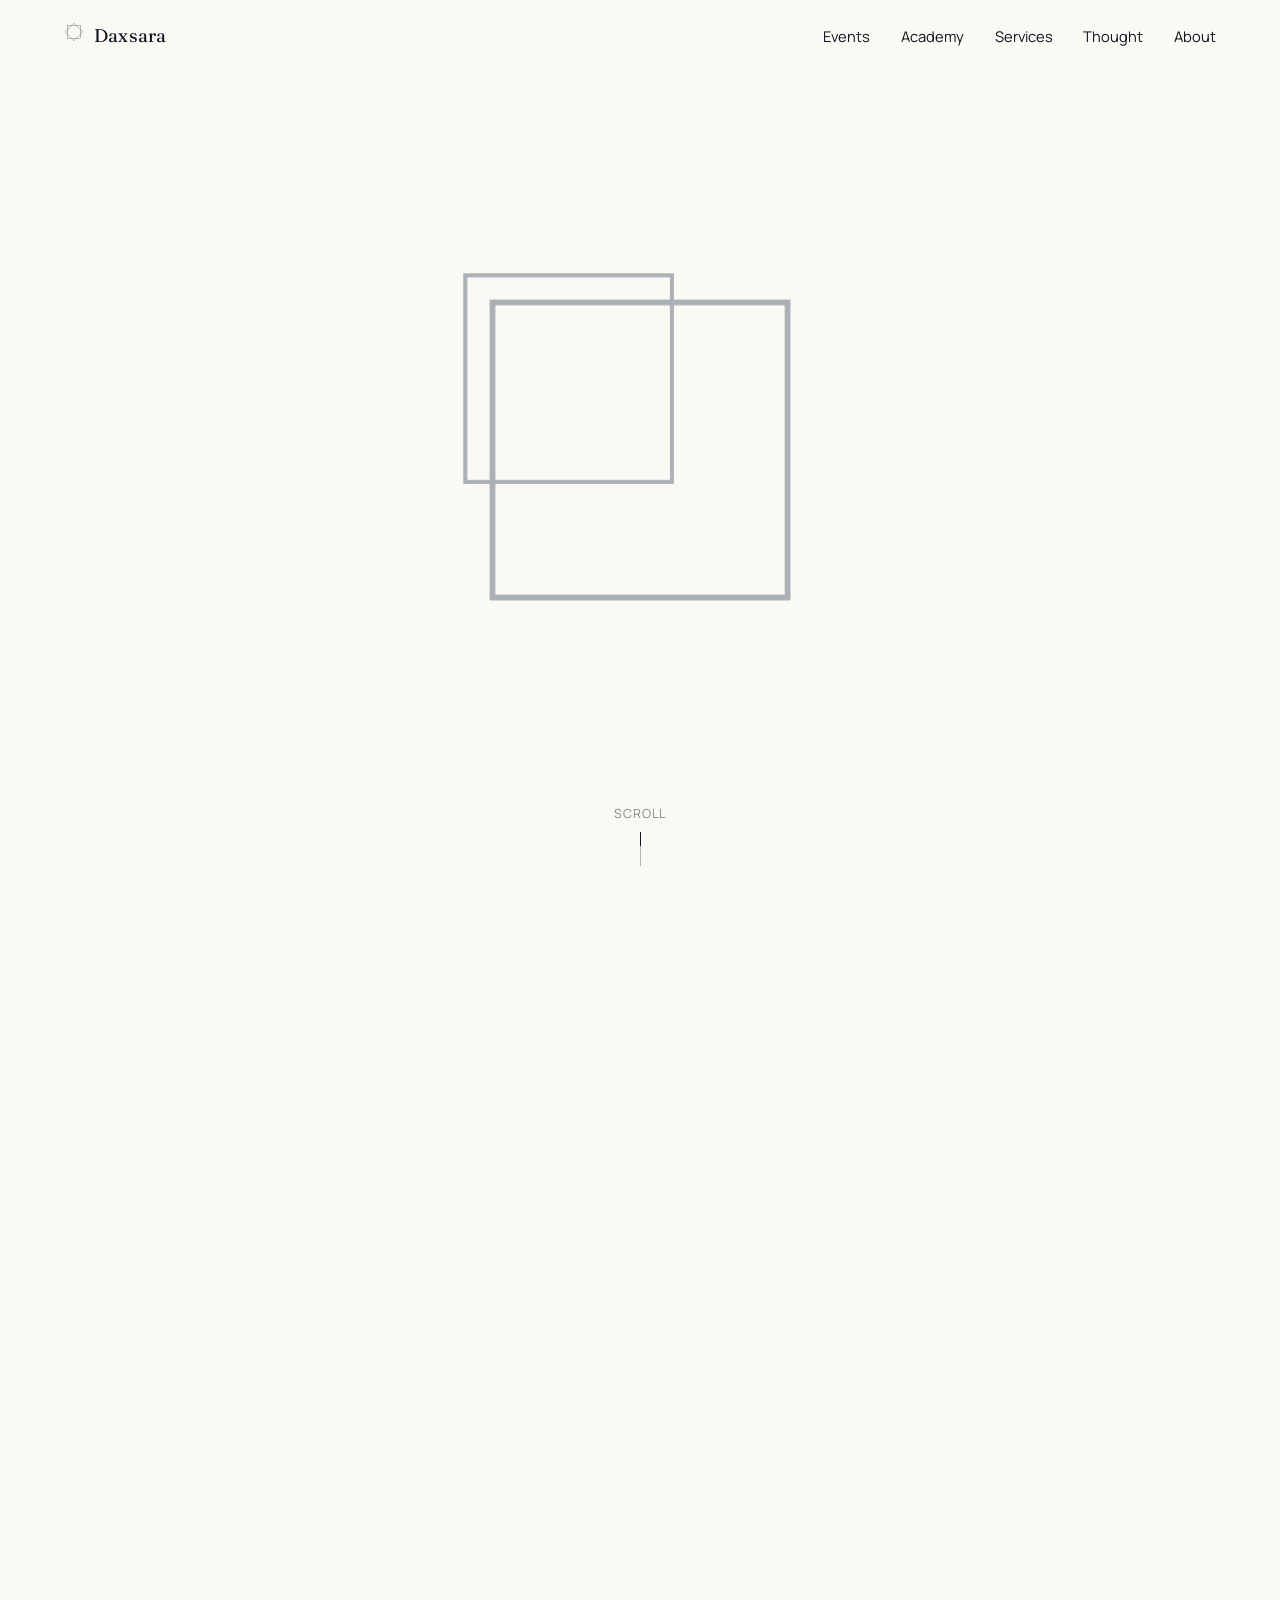
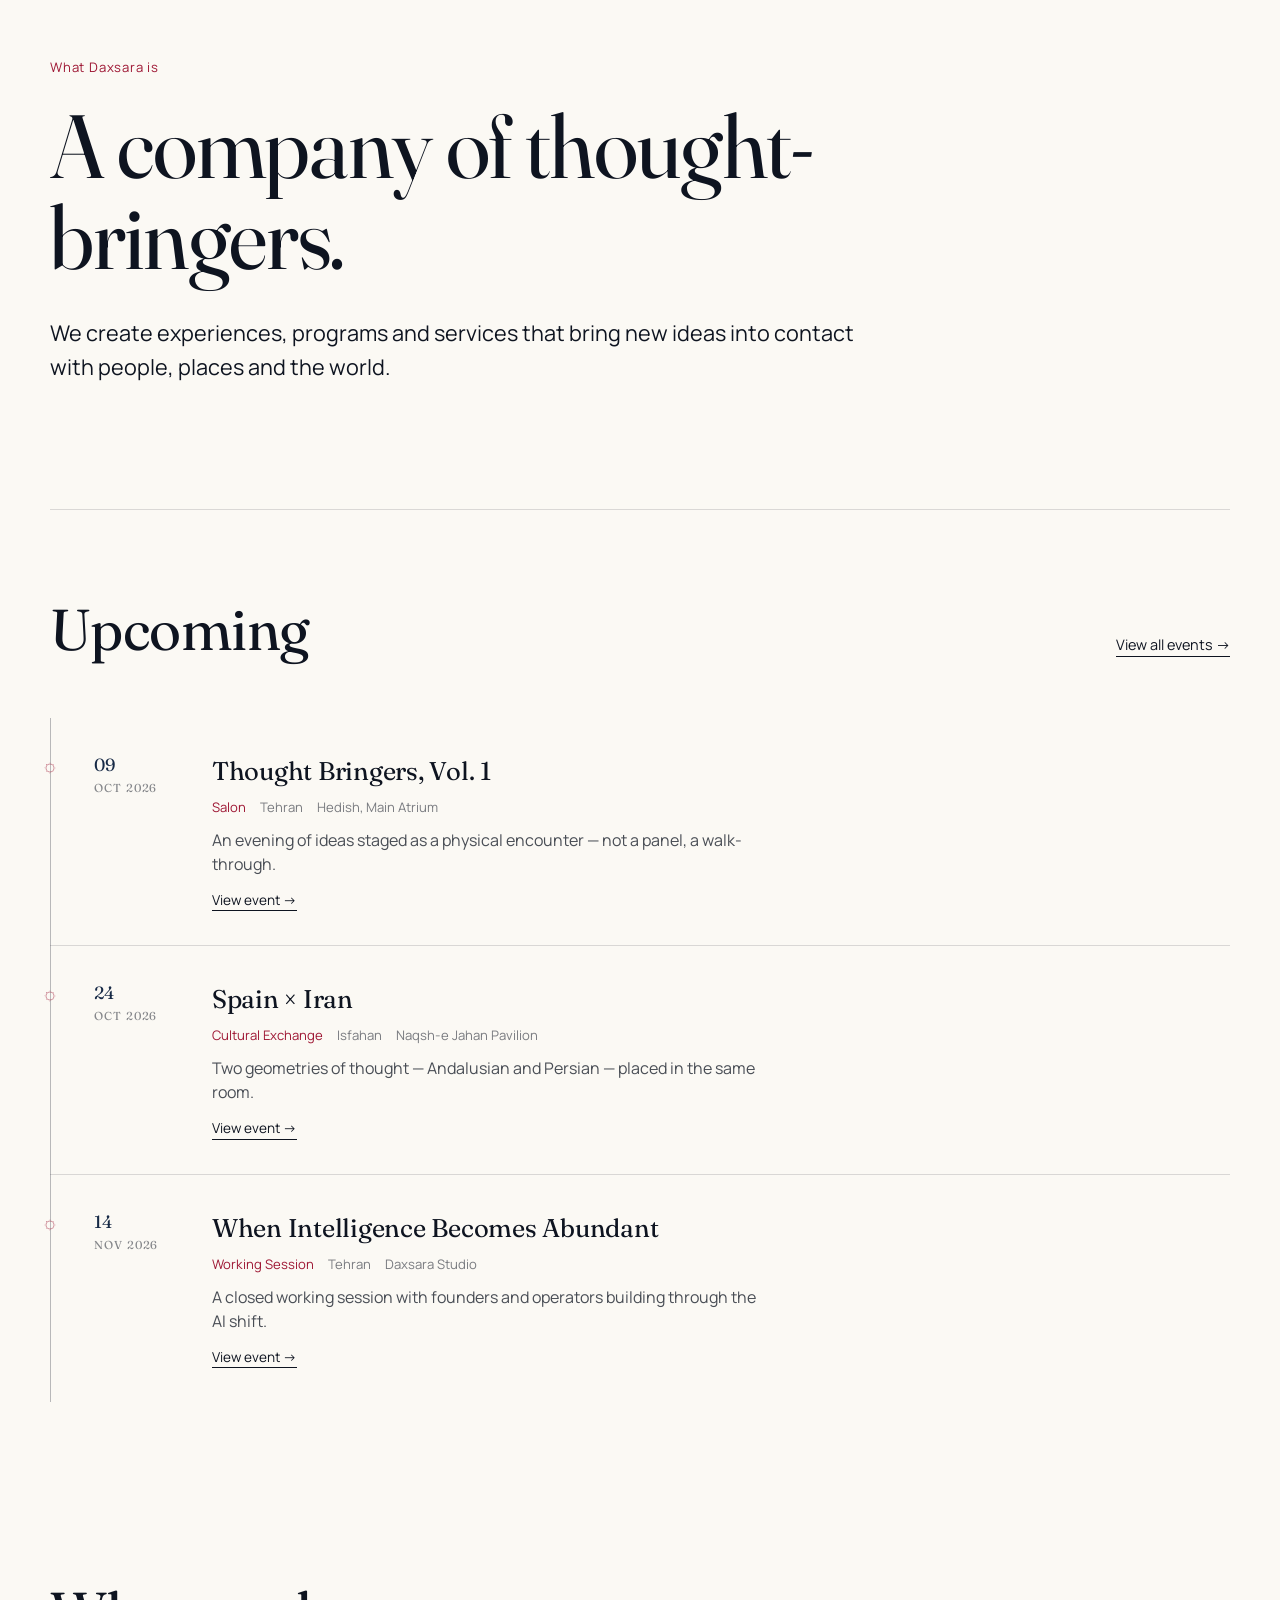
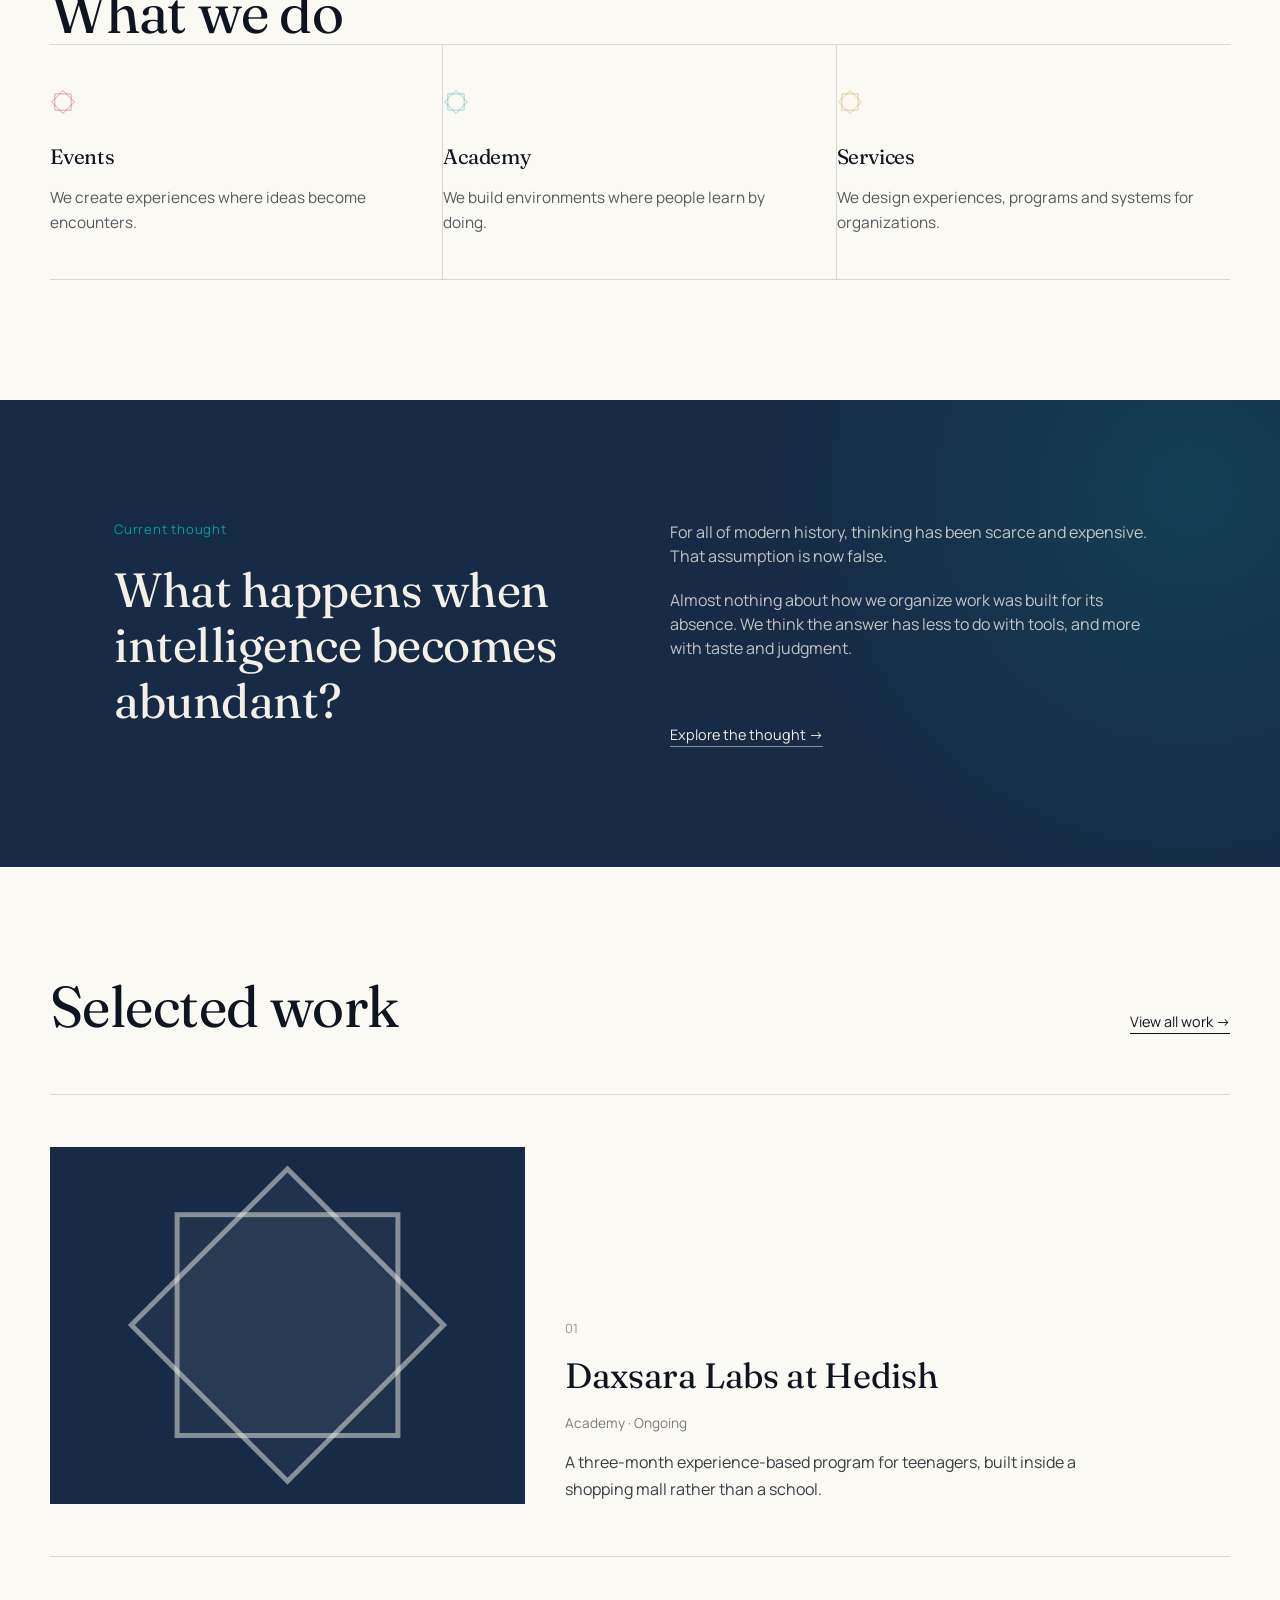
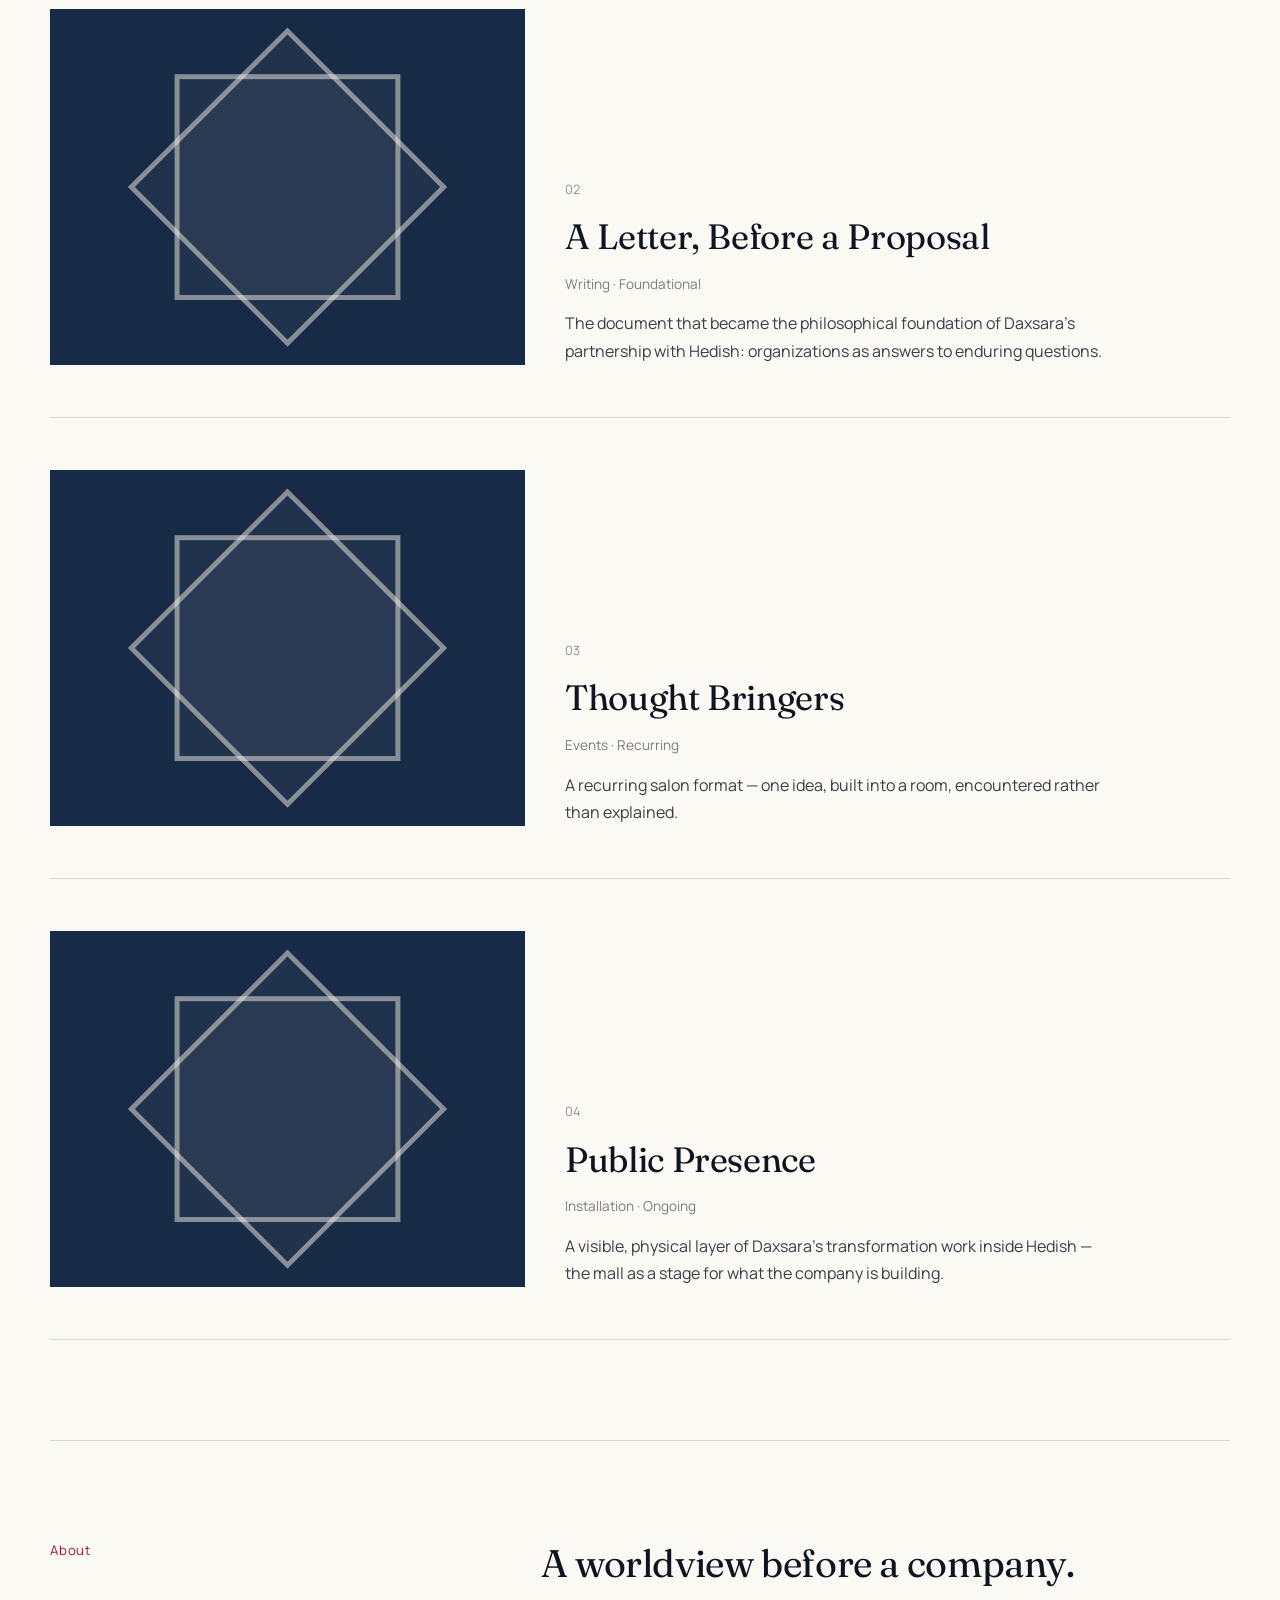
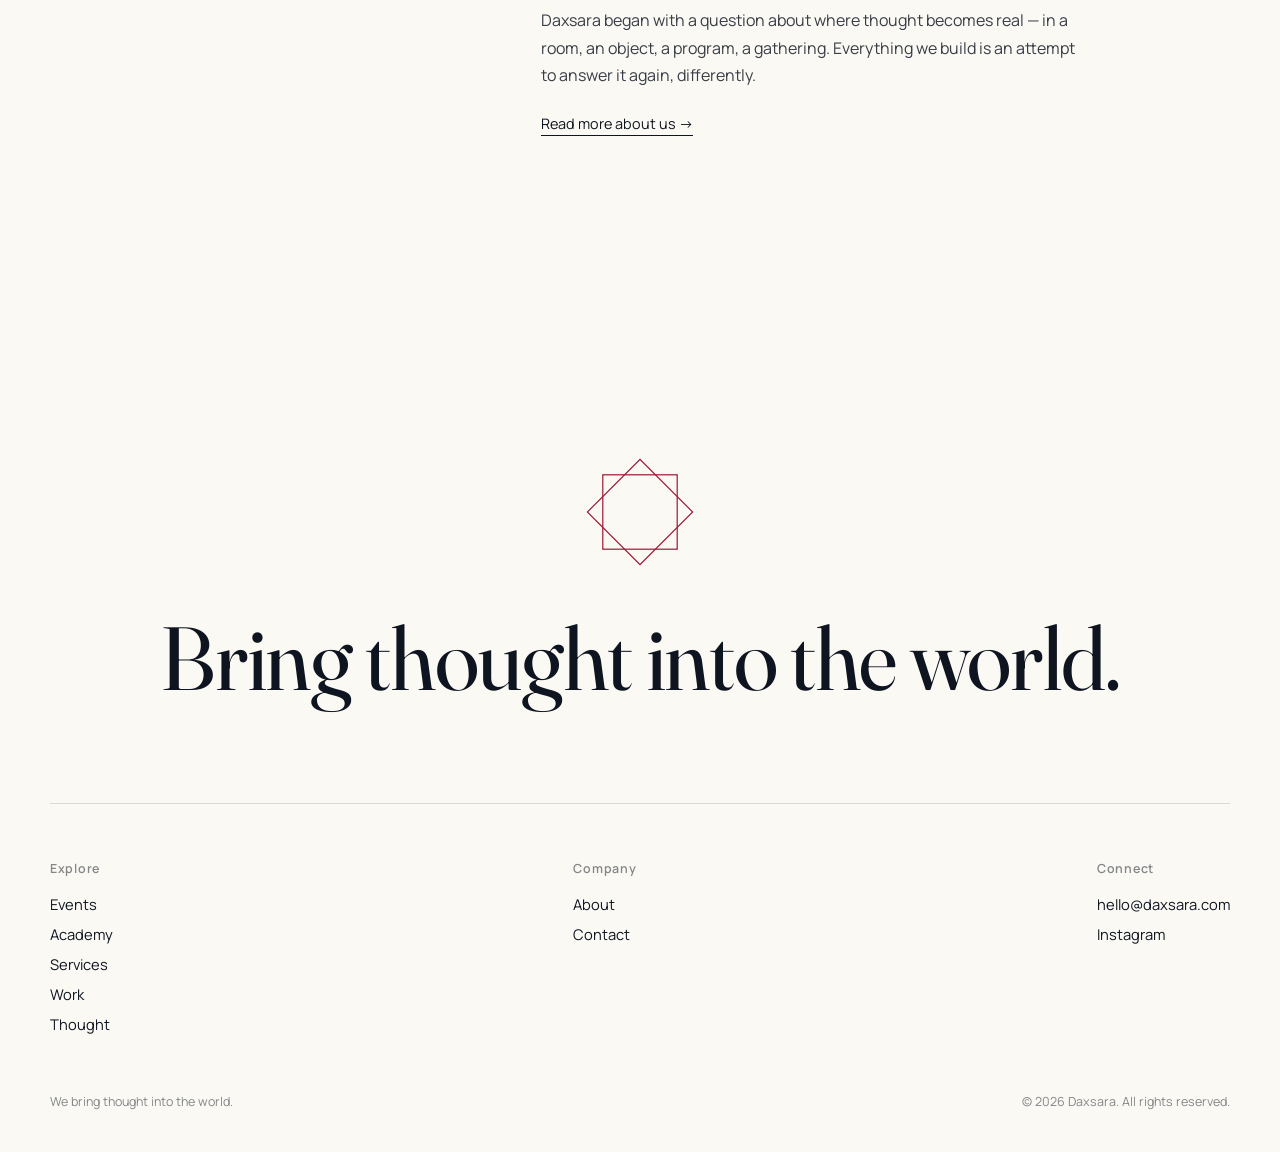
<file: index.html>
<!DOCTYPE html>
<html lang="en" dir="ltr">
<head>
<meta charset="UTF-8">
<meta name="viewport" content="width=device-width, initial-scale=1.0">
<title>Daxsara — We bring thought into the world</title>
<meta name="description" content="Daxsara is a company of thought-bringers — cultural events, an experience-based academy, and transformation work for organizations that make new ways of seeing tangible.">
<link rel="canonical" href="https://daxsara.com/">
<meta property="og:title" content="Daxsara — We bring thought into the world">
<meta property="og:description" content="Experiences, programs and services that bring new ideas into contact with people, places and the world.">
<meta property="og:type" content="website">
<meta property="og:url" content="https://daxsara.com/">
<meta property="og:image" content="https://daxsara.com/assets/og-image.svg">
<meta name="twitter:card" content="summary_large_image">
<link rel="icon" type="image/svg+xml" href="assets/favicon.svg">
<link rel="stylesheet" href="css/style.css">
</head>
<body>

<nav class="nav" aria-label="Primary">
  <a href="index.html" class="nav__mark" aria-label="Daxsara — home">
    <span data-star data-star-stroke="var(--ink)"></span>
    <span>Daxsara</span>
  </a>
  <div class="nav__links">
    <a href="events.html" data-i18n="nav.events">Events</a>
    <a href="academy.html" data-i18n="nav.academy">Academy</a>
    <a href="services.html" data-i18n="nav.services">Services</a>
    <a href="thought.html" data-i18n="nav.thought">Thought</a>
    <a href="about.html" data-i18n="nav.about">About</a>
  </div>
  <button class="nav__burger" aria-label="Open menu" aria-expanded="false">
    <span data-star data-star-stroke="var(--ink)"></span>
  </button>
</nav>

<div class="menu-full" id="menu">
  <a href="events.html">Events</a>
  <a href="academy.html">Academy</a>
  <a href="services.html">Services</a>
  <a href="thought.html">Thought</a>
  <a href="about.html">About</a>
  <a href="contact.html">Contact</a>
</div>

<main>

  <!-- 01 — OPENING -->
  <section class="opening" aria-label="Introduction">
    <div class="opening__stage">
      <div class="opening__star" data-star data-star-stroke="var(--navy)" data-star-width="1.2" style="opacity:.35"></div>
      <div class="opening__lines">
        <p class="opening__line" data-i18n="home.opening.1">The world is changing.</p>
        <p class="opening__line" data-i18n="home.opening.2">So is the way we live in it.</p>
        <p class="opening__line" data-i18n="home.opening.3">New realities need new ways of seeing.</p>
        <p class="opening__line" data-i18n="home.opening.4">Daxsara brings thought into the world.</p>
      </div>
      <div class="opening__scrolltip"><span>SCROLL</span><span class="stick"><i></i></span></div>
    </div>
  </section>

  <!-- 02 — STATEMENT -->
  <section class="statement wrap">
    <span class="statement__eyebrow" data-i18n="home.statement.eyebrow">What Daxsara is</span>
    <h2 class="type-display" data-reveal data-i18n="home.statement.h2">A company of thought-bringers.</h2>
    <p class="type-lead statement__body" data-reveal data-i18n="home.statement.body">We create experiences, programs and services that bring new ideas into contact with people, places and the world.</p>
  </section>

  <!-- 03 — UPCOMING -->
  <section class="timeline-section wrap">
    <div class="timeline-section__head" data-reveal>
      <h2 class="type-h1" data-i18n="home.upcoming.eyebrow">Upcoming</h2>
      <a class="view-all" href="events.html" data-i18n="home.upcoming.viewall">View all events →</a>
    </div>
    <div class="timeline" id="upcoming-timeline"></div>
  </section>

  <!-- 04 — WHAT WE DO -->
  <section class="loops wrap">
    <h2 class="type-h1" data-reveal data-i18n="home.loops.eyebrow">What we do</h2>
    <div class="loops__grid">
      <div class="loop" data-reveal>
        <div class="loop__mark" data-star data-star-stroke="var(--carmine)"></div>
        <h3 data-i18n="home.loops.events.title">Events</h3>
        <p data-i18n="home.loops.events.body">We create experiences where ideas become encounters.</p>
      </div>
      <div class="loop" data-reveal>
        <div class="loop__mark" data-star data-star-stroke="var(--teal)"></div>
        <h3 data-i18n="home.loops.academy.title">Academy</h3>
        <p data-i18n="home.loops.academy.body">We build environments where people learn by doing.</p>
      </div>
      <div class="loop" data-reveal>
        <div class="loop__mark" data-star data-star-stroke="var(--ochre)"></div>
        <h3 data-i18n="home.loops.services.title">Services</h3>
        <p data-i18n="home.loops.services.body">We design experiences, programs and systems for organizations.</p>
      </div>
    </div>
  </section>

  <!-- 05 — CURRENT THOUGHT -->
  <section class="thought-feature">
    <div class="wrap thought-feature__grid">
      <div data-reveal>
        <span class="statement__eyebrow" style="color:var(--teal)" data-i18n="home.thought.eyebrow">Current thought</span>
        <h2 class="thought-feature__q" data-i18n="home.thought.q">What happens when intelligence becomes abundant?</h2>
      </div>
      <div class="thought-feature__body" data-reveal>
        <p data-i18n="home.thought.p1">For all of modern history, thinking has been scarce and expensive. That assumption is now false.</p>
        <p data-i18n="home.thought.p2">Almost nothing about how we organize work was built for its absence. We think the answer has less to do with tools, and more with taste and judgment.</p>
        <a class="view-all" href="thought.html#intelligence-abundant" data-i18n="home.thought.link">Explore the thought →</a>
      </div>
    </div>
  </section>

  <!-- 06 — SELECTED WORK -->
  <section class="work-grid wrap" style="padding-top:100px;">
    <div class="timeline-section__head" data-reveal>
      <h2 class="type-h1" data-i18n="home.work.eyebrow">Selected work</h2>
      <a class="view-all" href="work.html" data-i18n="home.work.viewall">View all work →</a>
    </div>
    <div id="work-grid"></div>
  </section>

  <!-- 07 — ABOUT -->
  <section class="section section--border wrap">
    <div class="section__row">
      <span class="statement__eyebrow" data-reveal data-i18n="home.about.eyebrow">About</span>
      <div data-reveal>
        <h2 class="type-h2" data-i18n="home.about.h2">A worldview before a company.</h2>
        <p class="type-body" style="margin-top:22px;" data-i18n="home.about.body">Daxsara began with a question about where thought becomes real — in a room, an object, a program, a gathering. Everything we build is an attempt to answer it again, differently.</p>
        <a class="view-all" href="about.html" style="margin-top:24px; display:inline-block;" data-i18n="home.about.link">Read more about us →</a>
      </div>
    </div>
  </section>

  <!-- 08 — CLOSING -->
  <section class="closing wrap">
    <div class="closing__star" data-star data-star-stroke="var(--carmine)" data-star-width="1"></div>
    <h2 class="type-display" data-reveal data-i18n="home.closing.h2">Bring thought into the world.</h2>
  </section>

</main>

<footer class="footer wrap">
  <div class="footer__row">
    <div class="footer__col">
      <h4 data-i18n="footer.explore">Explore</h4>
      <a href="events.html" data-i18n="nav.events">Events</a>
      <a href="academy.html" data-i18n="nav.academy">Academy</a>
      <a href="services.html" data-i18n="nav.services">Services</a>
      <a href="work.html" data-i18n="nav.work">Work</a>
      <a href="thought.html" data-i18n="nav.thought">Thought</a>
    </div>
    <div class="footer__col">
      <h4 data-i18n="footer.company">Company</h4>
      <a href="about.html" data-i18n="nav.about">About</a>
      <a href="contact.html" data-i18n="nav.contact">Contact</a>
    </div>
    <div class="footer__col">
      <h4 data-i18n="footer.connect">Connect</h4>
      <a href="mailto:hello@daxsara.com">hello@daxsara.com</a>
      <a href="https://instagram.com/daxsara" target="_blank" rel="noopener">Instagram</a>
    </div>
  </div>
  <div class="footer__bottom">
    <span data-i18n="footer.tagline">We bring thought into the world.</span>
    <span>© 2026 <span data-i18n="footer.rights">Daxsara. All rights reserved.</span></span>
  </div>
</footer>

<script src="js/data.js"></script>
<script src="js/i18n.js"></script>
<script src="js/main.js"></script>
</body>
</html>
</file>
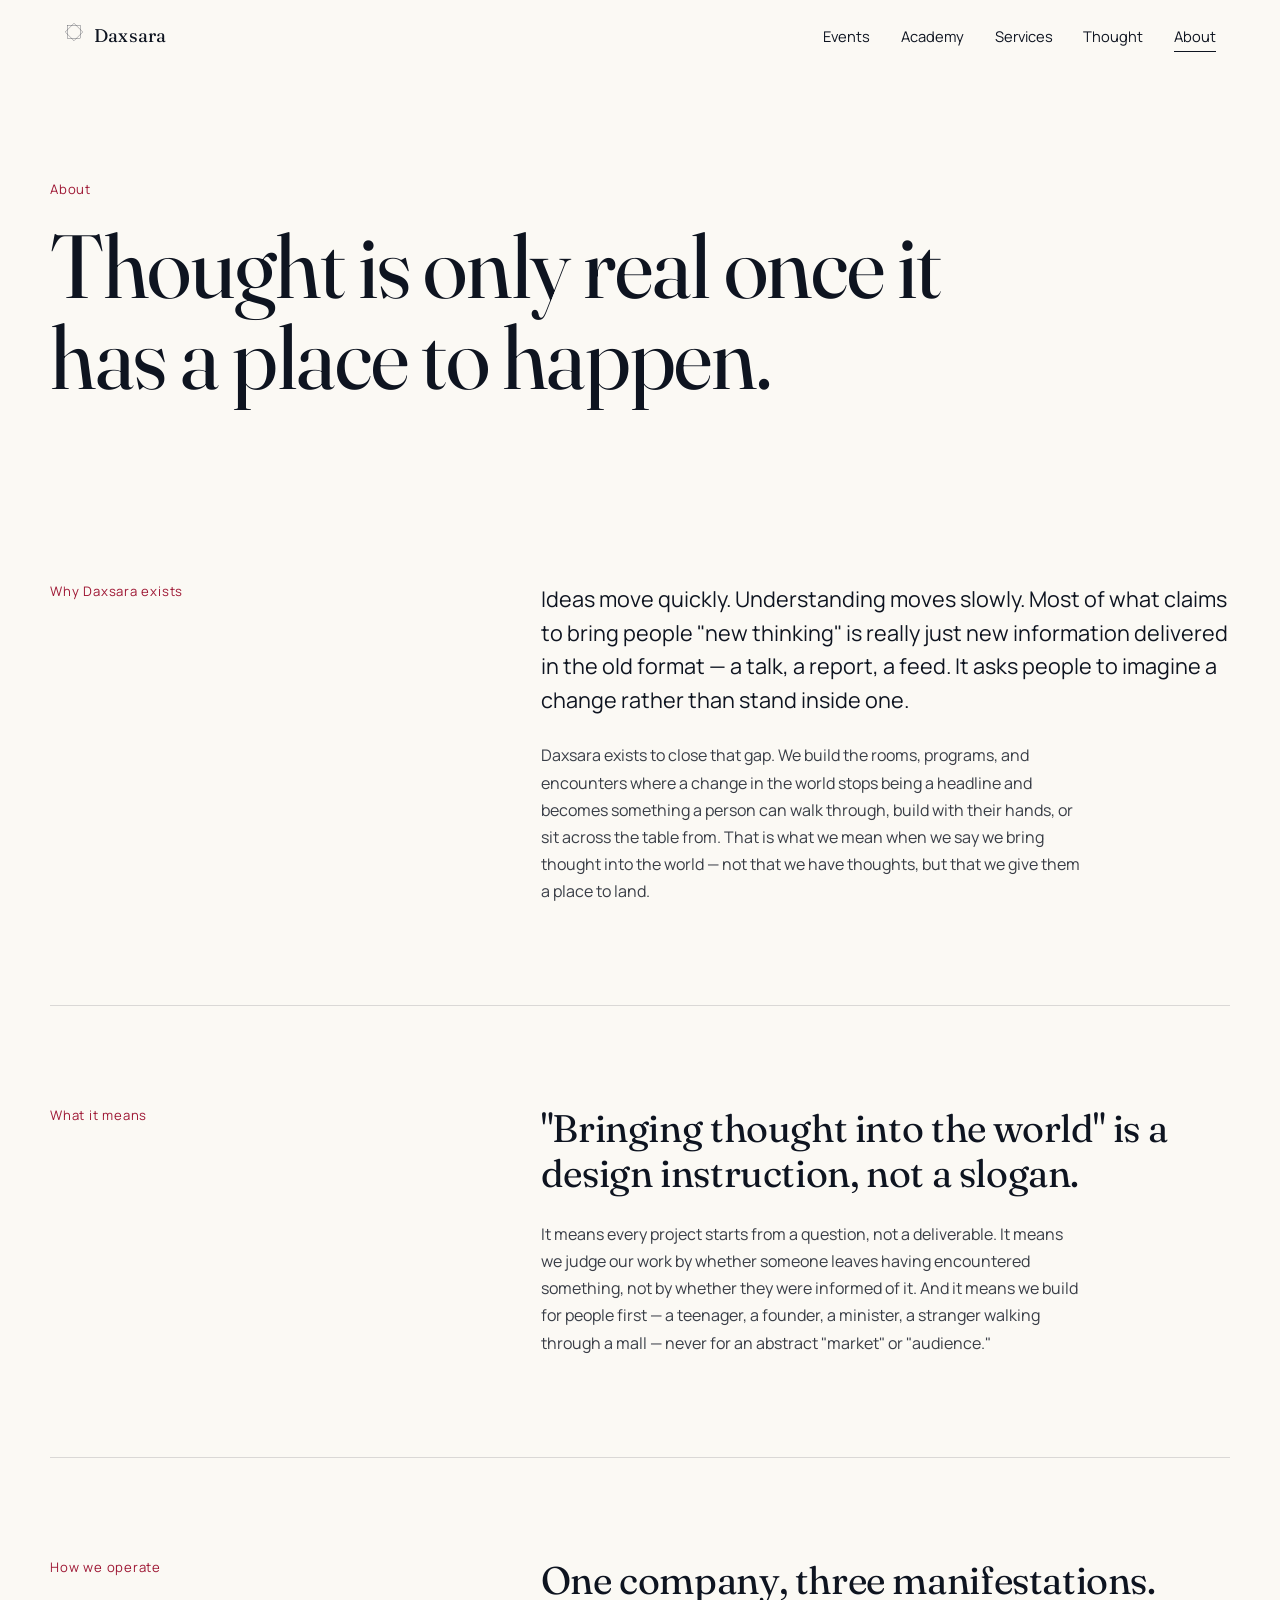
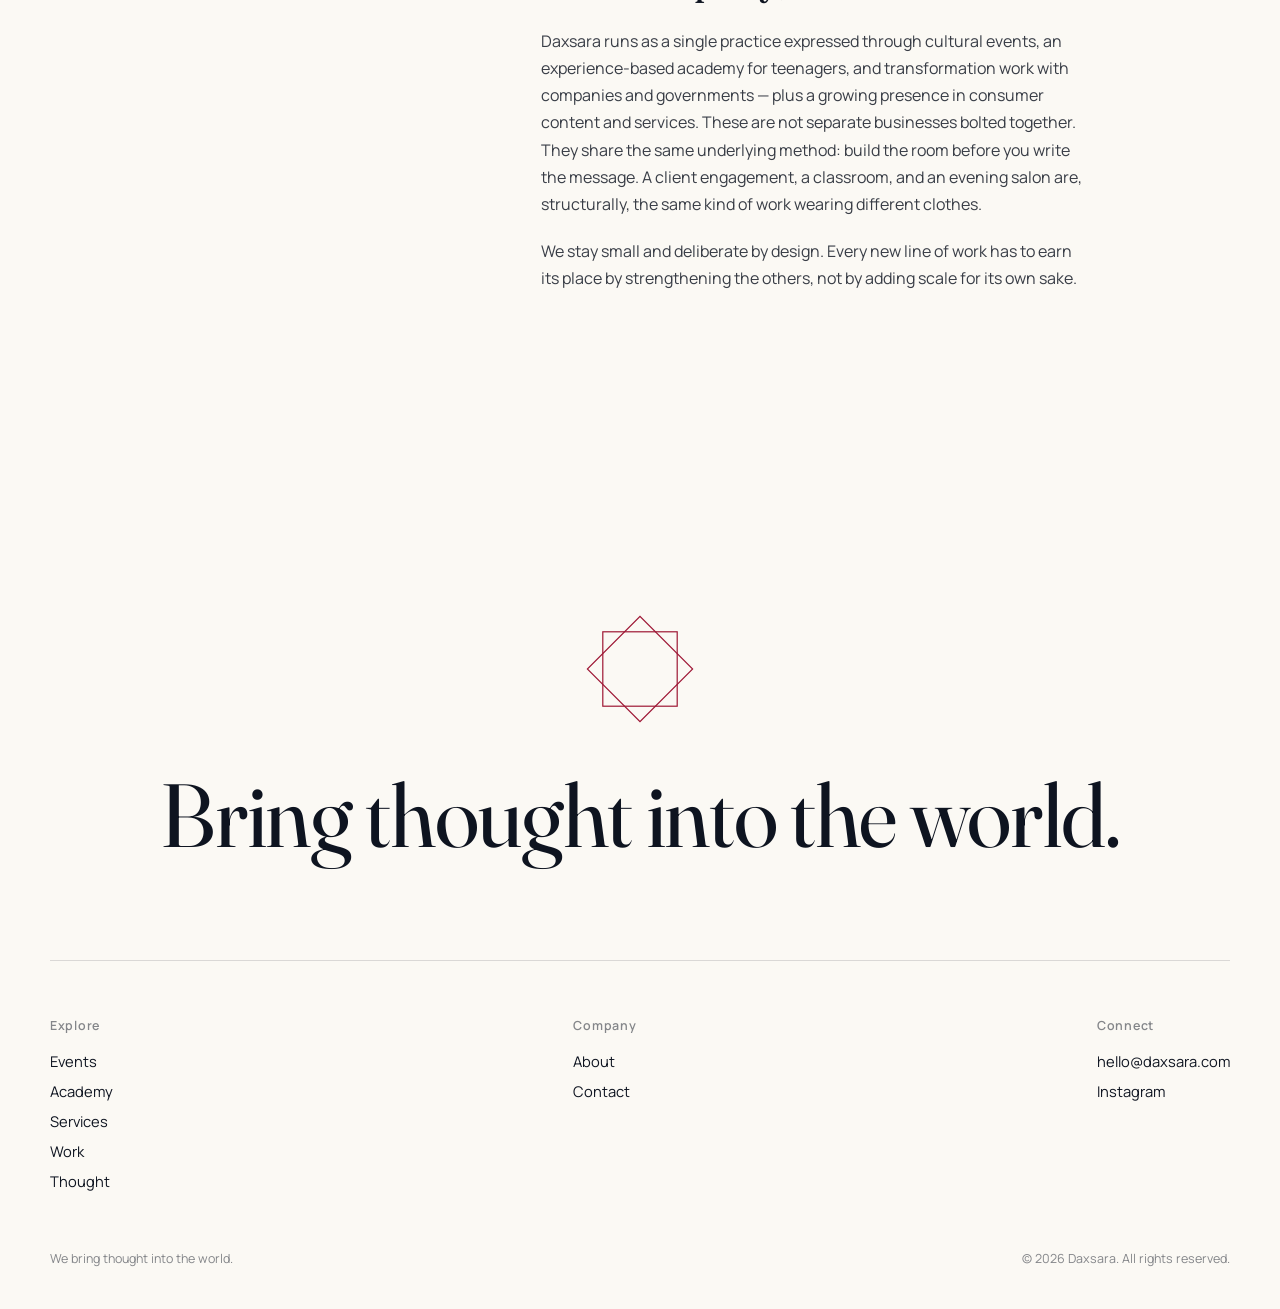
<file: about.html>
<!DOCTYPE html>
<html lang="en" dir="ltr">
<head>
<meta charset="UTF-8">
<meta name="viewport" content="width=device-width, initial-scale=1.0">
<title>About — Daxsara</title>
<meta name="description" content="Why Daxsara exists, what bringing thought into the world means, and how the company operates across events, an academy, and transformation work.">
<link rel="canonical" href="https://daxsara.com/about.html">
<meta property="og:title" content="About — Daxsara">
<meta property="og:description" content="Why Daxsara exists, and how the company operates.">
<meta property="og:type" content="website">
<link rel="icon" type="image/svg+xml" href="assets/favicon.svg">
<link rel="stylesheet" href="css/style.css">
</head>
<body>

<nav class="nav" aria-label="Primary">
  <a href="index.html" class="nav__mark"><span data-star data-star-stroke="var(--ink)"></span><span>Daxsara</span></a>
  <div class="nav__links">
    <a href="events.html" data-i18n="nav.events">Events</a>
    <a href="academy.html" data-i18n="nav.academy">Academy</a>
    <a href="services.html" data-i18n="nav.services">Services</a>
    <a href="thought.html" data-i18n="nav.thought">Thought</a>
    <a href="about.html" aria-current="page" data-i18n="nav.about">About</a>
  </div>
  <button class="nav__burger" aria-label="Open menu" aria-expanded="false"><span data-star data-star-stroke="var(--ink)"></span></button>
</nav>
<div class="menu-full" id="menu">
  <a href="events.html">Events</a><a href="academy.html">Academy</a><a href="services.html">Services</a>
  <a href="thought.html">Thought</a><a href="about.html">About</a><a href="contact.html">Contact</a>
</div>

<main>
  <section class="page-hero wrap">
    <span class="page-hero__eyebrow" data-i18n="home.about.eyebrow">About</span>
    <h1 class="type-display" data-reveal>Thought is only real once it has a place to happen.</h1>
  </section>

  <section class="section wrap">
    <div class="section__row">
      <span class="statement__eyebrow" data-reveal>Why Daxsara exists</span>
      <div data-reveal>
        <p class="type-lead">Ideas move quickly. Understanding moves slowly. Most of what claims to bring people "new thinking" is really just new information delivered in the old format — a talk, a report, a feed. It asks people to imagine a change rather than stand inside one.</p>
        <p class="type-body" style="margin-top:26px;">Daxsara exists to close that gap. We build the rooms, programs, and encounters where a change in the world stops being a headline and becomes something a person can walk through, build with their hands, or sit across the table from. That is what we mean when we say we bring thought into the world — not that we have thoughts, but that we give them a place to land.</p>
      </div>
    </div>
  </section>

  <section class="section section--border wrap">
    <div class="section__row">
      <span class="statement__eyebrow" data-reveal>What it means</span>
      <div data-reveal>
        <h2 class="type-h2">"Bringing thought into the world" is a design instruction, not a slogan.</h2>
        <p class="type-body" style="margin-top:26px;">It means every project starts from a question, not a deliverable. It means we judge our work by whether someone leaves having encountered something, not by whether they were informed of it. And it means we build for people first — a teenager, a founder, a minister, a stranger walking through a mall — never for an abstract "market" or "audience."</p>
      </div>
    </div>
  </section>

  <section class="section section--border wrap">
    <div class="section__row">
      <span class="statement__eyebrow" data-reveal>How we operate</span>
      <div data-reveal>
        <h2 class="type-h2">One company, three manifestations.</h2>
        <p class="type-body" style="margin-top:26px;">Daxsara runs as a single practice expressed through cultural events, an experience-based academy for teenagers, and transformation work with companies and governments — plus a growing presence in consumer content and services. These are not separate businesses bolted together. They share the same underlying method: build the room before you write the message. A client engagement, a classroom, and an evening salon are, structurally, the same kind of work wearing different clothes.</p>
        <p class="type-body" style="margin-top:20px;">We stay small and deliberate by design. Every new line of work has to earn its place by strengthening the others, not by adding scale for its own sake.</p>
      </div>
    </div>
  </section>

  <section class="closing wrap">
    <div class="closing__star" data-star data-star-stroke="var(--carmine)" data-star-width="1"></div>
    <h2 class="type-display" data-reveal data-i18n="home.closing.h2">Bring thought into the world.</h2>
  </section>
</main>

<footer class="footer wrap">
  <div class="footer__row">
    <div class="footer__col"><h4 data-i18n="footer.explore">Explore</h4>
      <a href="events.html" data-i18n="nav.events">Events</a><a href="academy.html" data-i18n="nav.academy">Academy</a>
      <a href="services.html" data-i18n="nav.services">Services</a><a href="work.html" data-i18n="nav.work">Work</a><a href="thought.html" data-i18n="nav.thought">Thought</a>
    </div>
    <div class="footer__col"><h4 data-i18n="footer.company">Company</h4>
      <a href="about.html" data-i18n="nav.about">About</a><a href="contact.html" data-i18n="nav.contact">Contact</a>
    </div>
    <div class="footer__col"><h4 data-i18n="footer.connect">Connect</h4>
      <a href="mailto:hello@daxsara.com">hello@daxsara.com</a><a href="https://instagram.com/daxsara" target="_blank" rel="noopener">Instagram</a>
    </div>
  </div>
  <div class="footer__bottom"><span data-i18n="footer.tagline">We bring thought into the world.</span><span>© 2026 <span data-i18n="footer.rights">Daxsara. All rights reserved.</span></span></div>
</footer>

<script src="js/data.js"></script>
<script src="js/i18n.js"></script>
<script src="js/main.js"></script>
</body>
</html>
</file>
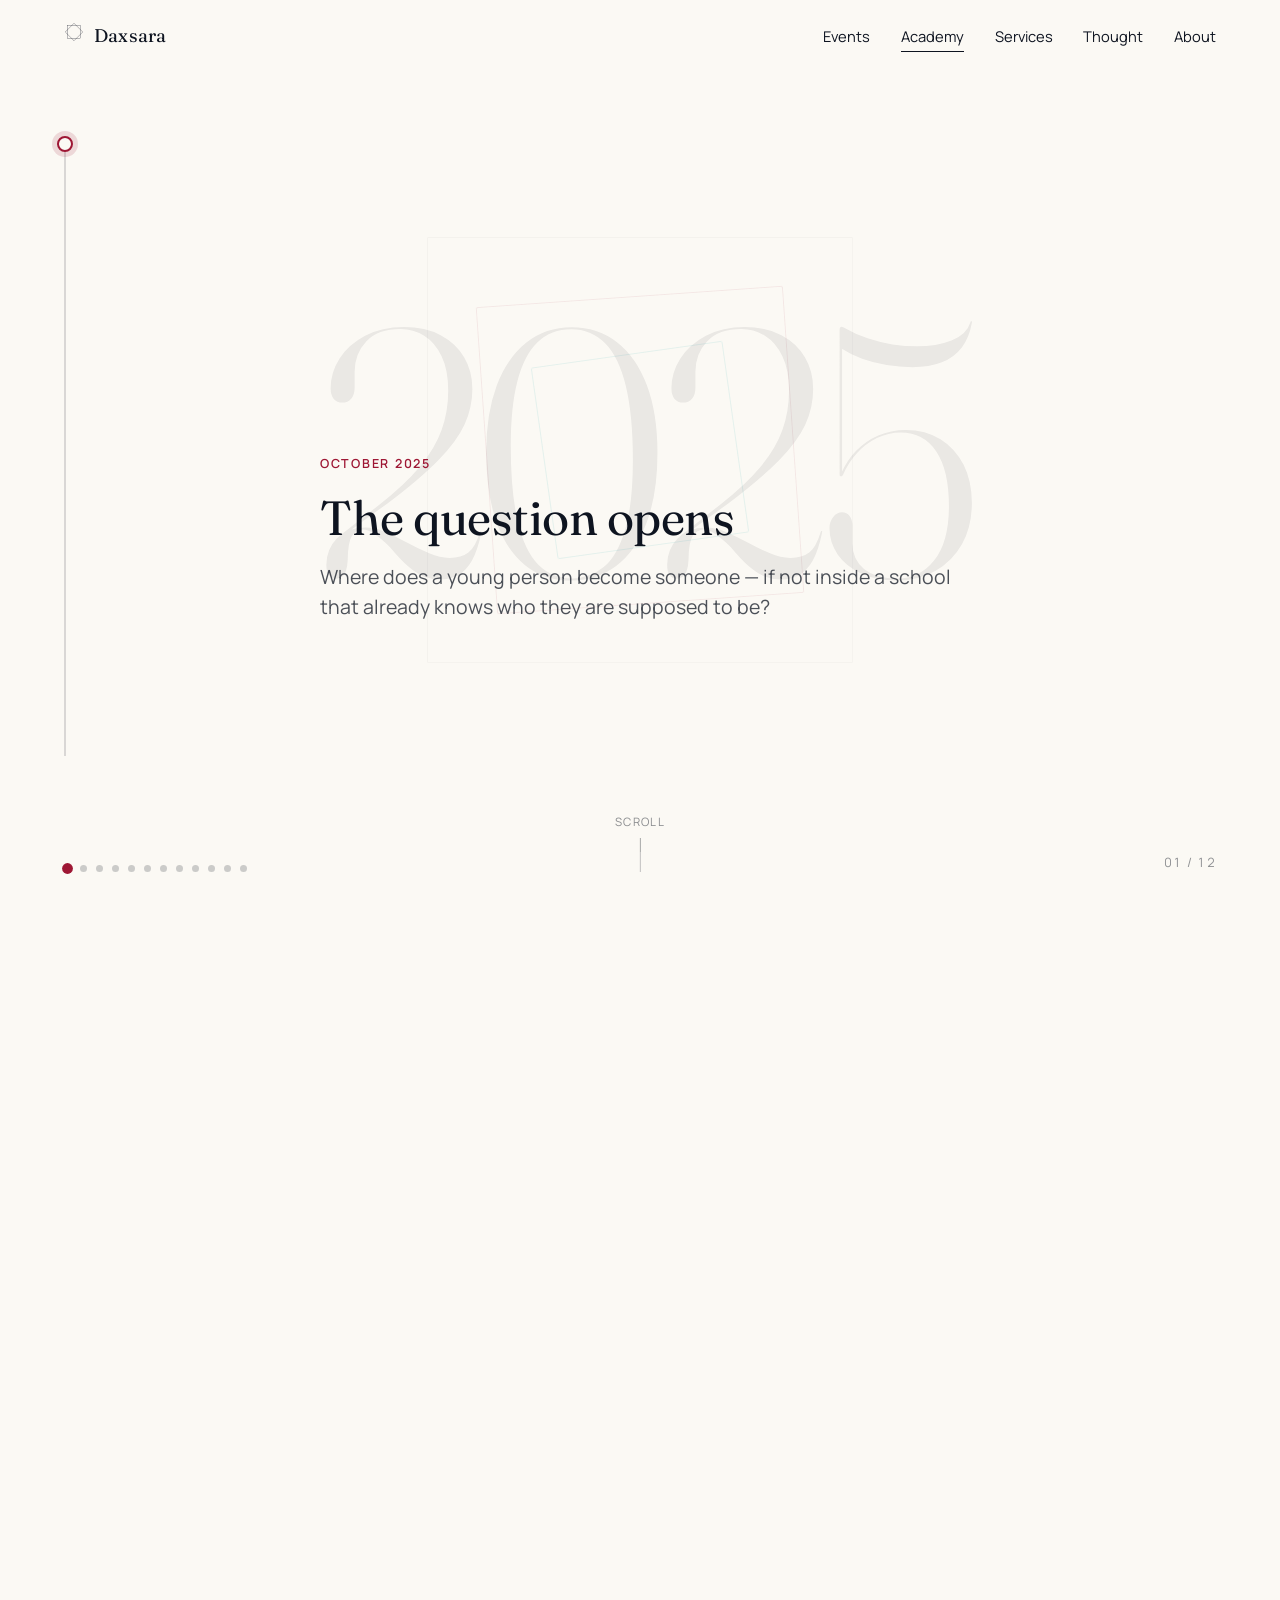
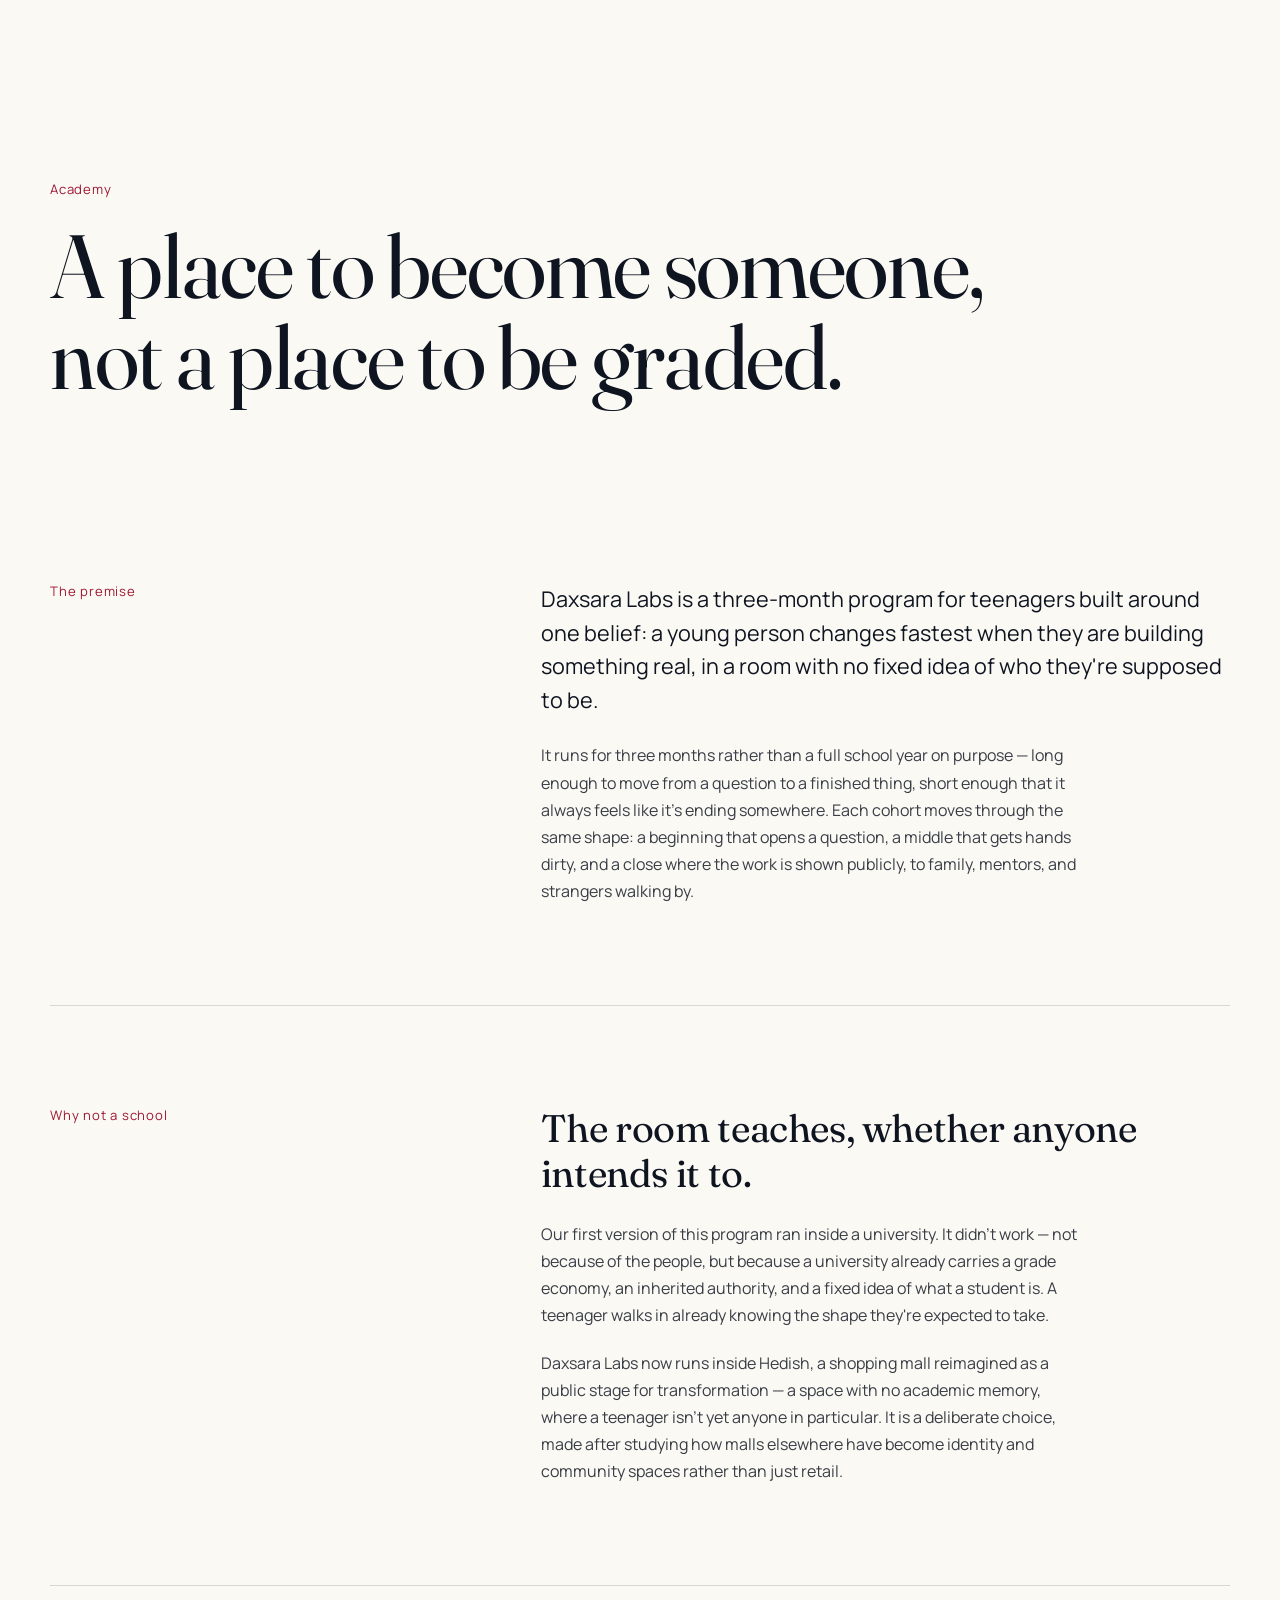
<file: academy.html>
<!DOCTYPE html>
<html lang="en" dir="ltr">
<head>
<meta charset="UTF-8">
<meta name="viewport" content="width=device-width, initial-scale=1.0">
<title>Academy — Daxsara</title>
<meta name="description" content="Daxsara Labs is a three-month, experience-based program for teenagers, built on becoming rather than instruction.">
<link rel="canonical" href="https://daxsara.com/academy.html">
<meta property="og:title" content="Academy — Daxsara">
<meta property="og:type" content="website">
<link rel="icon" type="image/svg+xml" href="assets/favicon.svg">
<link rel="stylesheet" href="css/style.css?v=5">
</head>
<body>

<nav class="nav" aria-label="Primary">
  <a href="index.html" class="nav__mark"><span data-star data-star-stroke="var(--ink)"></span><span>Daxsara</span></a>
  <div class="nav__links">
    <a href="events.html" data-i18n="nav.events">Events</a>
    <a href="academy.html" aria-current="page" data-i18n="nav.academy">Academy</a>
    <a href="services.html" data-i18n="nav.services">Services</a>
    <a href="thought.html" data-i18n="nav.thought">Thought</a>
    <a href="about.html" data-i18n="nav.about">About</a>
  </div>
  <button class="nav__burger" aria-label="Open menu" aria-expanded="false"><span data-star data-star-stroke="var(--ink)"></span></button>
</nav>
<div class="menu-full" id="menu">
  <a href="events.html">Events</a><a href="academy.html">Academy</a><a href="services.html">Services</a>
  <a href="thought.html">Thought</a><a href="about.html">About</a><a href="contact.html">Contact</a>
</div>

<main>

  <section class="academy-dev" aria-label="Academy development timeline">
    <div class="academy-dev__stage">
      <div class="academy-dev__geom" aria-hidden="true">
        <div class="academy-dev__ring academy-dev__ring--a"></div>
        <div class="academy-dev__ring academy-dev__ring--b"></div>
        <div class="academy-dev__ring academy-dev__ring--c"></div>
      </div>
      <div class="academy-dev__yearbg" aria-hidden="true">2025</div>
      <div class="academy-dev__rail" aria-hidden="true">
        <div class="academy-dev__progress"></div>
        <div class="academy-dev__node"></div>
      </div>
      <div class="academy-dev__steps">

        <article class="academy-dev__step">
          <span class="academy-dev__date">October 2025</span>
          <h3>The question opens</h3>
          <p>Where does a young person become someone — if not inside a school that already knows who they are supposed to be?</p>
        </article>

        <article class="academy-dev__step">
          <span class="academy-dev__date">November 2025</span>
          <h3>University pilot</h3>
          <p>The first version of the program runs on a campus. The people are right. The room is not.</p>
        </article>

        <article class="academy-dev__step">
          <span class="academy-dev__date">December 2025</span>
          <h3>The room problem</h3>
          <p>A grade economy and inherited authority arrive before any participant does. The building teaches a shape before the program can.</p>
        </article>

        <article class="academy-dev__step">
          <span class="academy-dev__date">January 2026</span>
          <h3>Leave the campus</h3>
          <p>The decision is made: the Academy needs a public room with no academic memory.</p>
        </article>

        <article class="academy-dev__step">
          <span class="academy-dev__date">February 2026</span>
          <h3>Hedish as stage</h3>
          <p>Conversations begin with Hedish. A shopping mall becomes the candidate for a transformation space — not a compromise, a design choice.</p>
        </article>

        <article class="academy-dev__step">
          <span class="academy-dev__date">March 2026</span>
          <h3>Program architecture</h3>
          <p>Three months. Question to object. Public close. Four supporting systems sketched around the core engine.</p>
        </article>

        <article class="academy-dev__step">
          <span class="academy-dev__date">April 2026</span>
          <h3>Cohort 01 begins</h3>
          <p>Eighteen teenagers start inside Hedish. No grades. Real propositions. Hands in the work from week one.</p>
        </article>

        <article class="academy-dev__step">
          <span class="academy-dev__date">May 2026</span>
          <h3>Building in public</h3>
          <p>Work is visible to anyone walking through the mall. Mentors and families begin to form a second ring around the cohort.</p>
        </article>

        <article class="academy-dev__step">
          <span class="academy-dev__date">June 2026</span>
          <h3>First showcase</h3>
          <p>The closing manifestation. Work is shown — not as assignments, but as finished propositions carried into the open.</p>
        </article>

        <article class="academy-dev__step" data-shift>
          <span class="academy-dev__date">September 2026</span>
          <h3>Academy becomes legible</h3>
          <p>The method holds across one full cycle. Public presence inside Hedish is no longer experimental — it is the room the Academy lives in.</p>
        </article>

        <article class="academy-dev__step">
          <span class="academy-dev__date">October 2026</span>
          <h3>Next cycle designed</h3>
          <p>What Cohort 01 taught is written into the structure of Cohort 02. Institutional memory starts to compound.</p>
        </article>

        <article class="academy-dev__step">
          <span class="academy-dev__date">December 2026</span>
          <h3>A year closes</h3>
          <p>From a question on paper to a public program with graduates, mentors, and a room that teaches. The next horizon is already open.</p>
        </article>

      </div>
      <div class="academy-dev__scrolltip"><span>SCROLL</span><span class="stick"><i></i></span></div>
      <div class="academy-dev__chrome" aria-hidden="true">
        <div class="academy-dev__dots"></div>
        <div class="academy-dev__index">01 / 12</div>
      </div>
    </div>
  </section>

  <section class="page-hero wrap">
    <span class="page-hero__eyebrow" data-i18n="nav.academy">Academy</span>
    <h1 class="type-display" data-reveal>A place to become someone, not a place to be graded.</h1>
  </section>

  <section class="section wrap">
    <div class="section__row">
      <span class="statement__eyebrow" data-reveal>The premise</span>
      <div data-reveal>
        <p class="type-lead">Daxsara Labs is a three-month program for teenagers built around one belief: a young person changes fastest when they are building something real, in a room with no fixed idea of who they're supposed to be.</p>
        <p class="type-body" style="margin-top:26px;">It runs for three months rather than a full school year on purpose — long enough to move from a question to a finished thing, short enough that it always feels like it's ending somewhere. Each cohort moves through the same shape: a beginning that opens a question, a middle that gets hands dirty, and a close where the work is shown publicly, to family, mentors, and strangers walking by.</p>
      </div>
    </div>
  </section>

  <section class="section section--border wrap">
    <div class="section__row">
      <span class="statement__eyebrow" data-reveal>Why not a school</span>
      <div data-reveal>
        <h2 class="type-h2">The room teaches, whether anyone intends it to.</h2>
        <p class="type-body" style="margin-top:26px;">Our first version of this program ran inside a university. It didn't work — not because of the people, but because a university already carries a grade economy, an inherited authority, and a fixed idea of what a student is. A teenager walks in already knowing the shape they're expected to take.</p>
        <p class="type-body" style="margin-top:20px;">Daxsara Labs now runs inside Hedish, a shopping mall reimagined as a public stage for transformation — a space with no academic memory, where a teenager isn't yet anyone in particular. It is a deliberate choice, made after studying how malls elsewhere have become identity and community spaces rather than just retail.</p>
      </div>
    </div>
  </section>

  <section class="section section--border wrap">
    <div class="section__row">
      <span class="statement__eyebrow" data-reveal>How it's held together</span>
      <div data-reveal>
        <h2 class="type-h2">Four systems, one program.</h2>
        <p class="type-body" style="margin-top:26px;">The Labs are the core engine — the actual three-month transformation. Around it sit three supporting systems: a knowledge infrastructure that keeps institutional memory as each cohort teaches us something new; a community of graduates and mentors that keeps the relationship alive after the program ends; and a public presence inside Hedish, so the transformation stays visible to anyone passing through, not hidden behind a closed door.</p>
      </div>
    </div>
  </section>

  <section class="closing wrap">
    <div class="closing__star" data-star data-star-stroke="var(--teal)" data-star-width="1"></div>
    <h2 class="type-display" data-reveal data-i18n="home.closing.h2">Bring thought into the world.</h2>
  </section>
</main>

<footer class="footer wrap">
  <div class="footer__row">
    <div class="footer__col"><h4 data-i18n="footer.explore">Explore</h4>
      <a href="events.html" data-i18n="nav.events">Events</a><a href="academy.html" data-i18n="nav.academy">Academy</a>
      <a href="services.html" data-i18n="nav.services">Services</a><a href="work.html" data-i18n="nav.work">Work</a><a href="thought.html" data-i18n="nav.thought">Thought</a>
    </div>
    <div class="footer__col"><h4 data-i18n="footer.company">Company</h4>
      <a href="about.html" data-i18n="nav.about">About</a><a href="contact.html" data-i18n="nav.contact">Contact</a>
    </div>
    <div class="footer__col"><h4 data-i18n="footer.connect">Connect</h4>
      <a href="mailto:hello@daxsara.com">hello@daxsara.com</a><a href="https://instagram.com/daxsara" target="_blank" rel="noopener">Instagram</a>
    </div>
  </div>
  <div class="footer__bottom"><span data-i18n="footer.tagline">We bring thought into the world.</span><span>© 2026 <span data-i18n="footer.rights">Daxsara. All rights reserved.</span></span></div>
</footer>

<script src="js/data.js?v=5"></script>
<script src="js/i18n.js?v=5"></script>
<script src="js/main.js?v=5"></script>
</body>
</html>
</file>
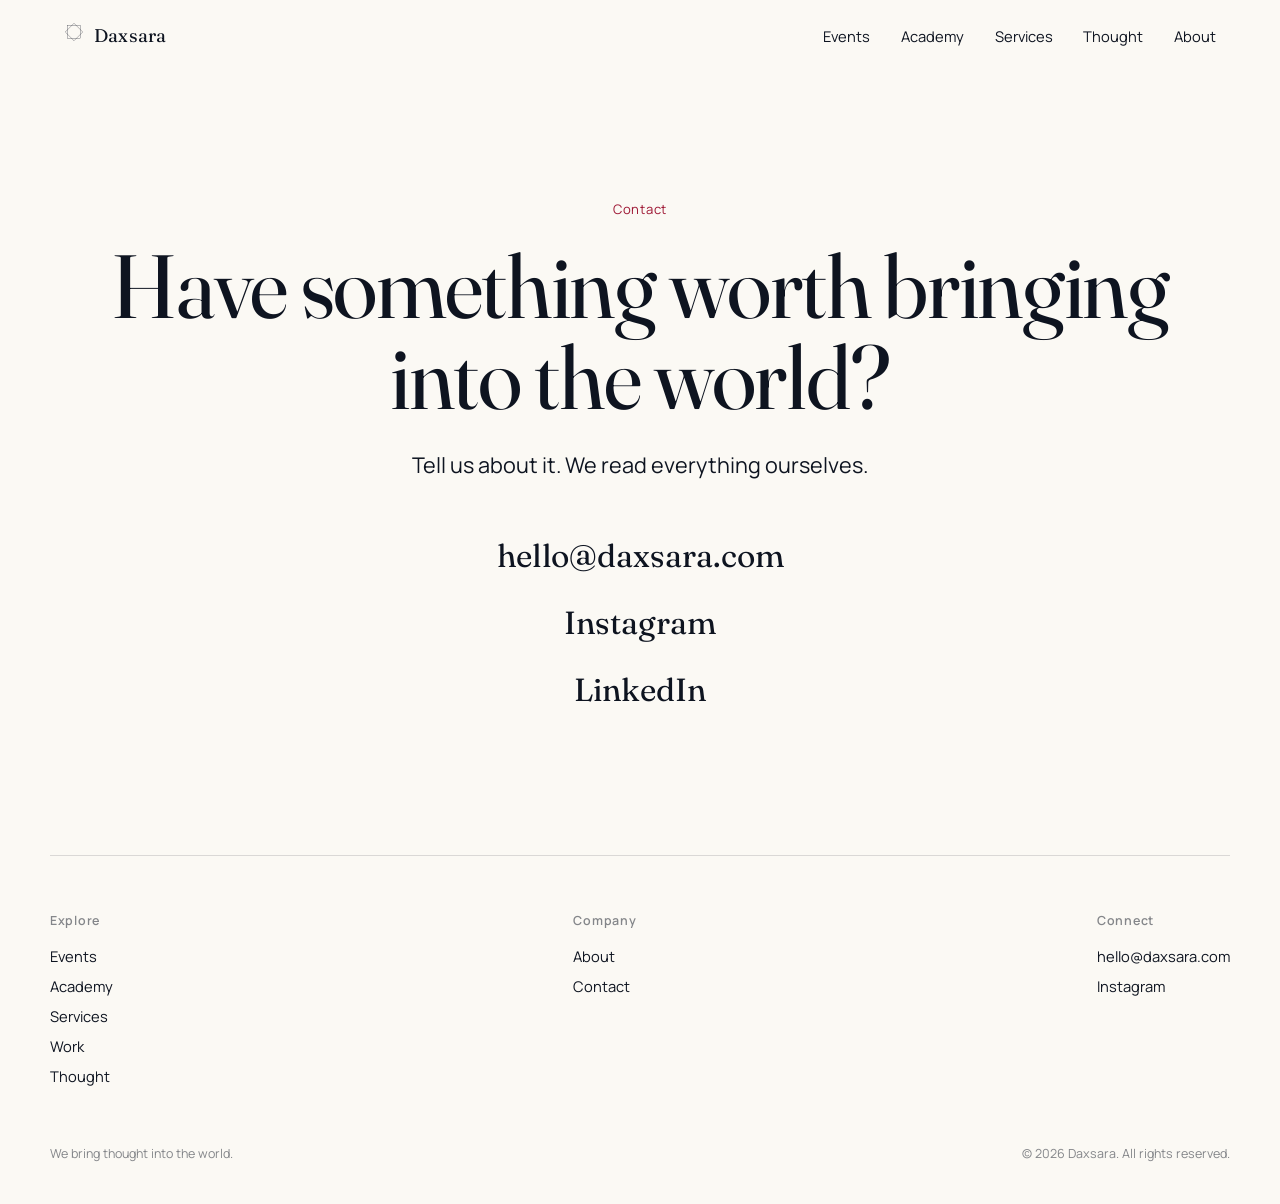
<file: contact.html>
<!DOCTYPE html>
<html lang="en" dir="ltr">
<head>
<meta charset="UTF-8">
<meta name="viewport" content="width=device-width, initial-scale=1.0">
<title>Contact — Daxsara</title>
<meta name="description" content="Have something worth bringing into the world? Get in touch with Daxsara.">
<link rel="canonical" href="https://daxsara.com/contact.html">
<meta property="og:title" content="Contact — Daxsara">
<meta property="og:type" content="website">
<link rel="icon" type="image/svg+xml" href="assets/favicon.svg">
<link rel="stylesheet" href="css/style.css">
</head>
<body>

<nav class="nav" aria-label="Primary">
  <a href="index.html" class="nav__mark"><span data-star data-star-stroke="var(--ink)"></span><span>Daxsara</span></a>
  <div class="nav__links">
    <a href="events.html" data-i18n="nav.events">Events</a>
    <a href="academy.html" data-i18n="nav.academy">Academy</a>
    <a href="services.html" data-i18n="nav.services">Services</a>
    <a href="thought.html" data-i18n="nav.thought">Thought</a>
    <a href="about.html" data-i18n="nav.about">About</a>
  </div>
  <button class="nav__burger" aria-label="Open menu" aria-expanded="false"><span data-star data-star-stroke="var(--ink)"></span></button>
</nav>
<div class="menu-full" id="menu">
  <a href="events.html">Events</a><a href="academy.html">Academy</a><a href="services.html">Services</a>
  <a href="thought.html">Thought</a><a href="about.html">About</a><a href="contact.html">Contact</a>
</div>

<main>
  <section class="contact-hero wrap">
    <span class="page-hero__eyebrow" data-i18n="contact.eyebrow">Contact</span>
    <h1 class="type-display" data-reveal data-i18n="contact.h1">Have something worth bringing into the world?</h1>
    <p class="type-lead" style="margin:26px auto 0;" data-reveal data-i18n="contact.body">Tell us about it. We read everything ourselves.</p>
    <div class="contact-links" data-reveal>
      <a href="mailto:hello@daxsara.com">hello@daxsara.com</a>
      <a href="https://instagram.com/daxsara" target="_blank" rel="noopener">Instagram</a>
      <a href="https://linkedin.com/company/daxsara" target="_blank" rel="noopener">LinkedIn</a>
    </div>
  </section>
</main>

<footer class="footer wrap">
  <div class="footer__row">
    <div class="footer__col"><h4 data-i18n="footer.explore">Explore</h4>
      <a href="events.html" data-i18n="nav.events">Events</a><a href="academy.html" data-i18n="nav.academy">Academy</a>
      <a href="services.html" data-i18n="nav.services">Services</a><a href="work.html" data-i18n="nav.work">Work</a><a href="thought.html" data-i18n="nav.thought">Thought</a>
    </div>
    <div class="footer__col"><h4 data-i18n="footer.company">Company</h4>
      <a href="about.html" data-i18n="nav.about">About</a><a href="contact.html" data-i18n="nav.contact">Contact</a>
    </div>
    <div class="footer__col"><h4 data-i18n="footer.connect">Connect</h4>
      <a href="mailto:hello@daxsara.com">hello@daxsara.com</a><a href="https://instagram.com/daxsara" target="_blank" rel="noopener">Instagram</a>
    </div>
  </div>
  <div class="footer__bottom"><span data-i18n="footer.tagline">We bring thought into the world.</span><span>© 2026 <span data-i18n="footer.rights">Daxsara. All rights reserved.</span></span></div>
</footer>

<script src="js/data.js"></script>
<script src="js/i18n.js"></script>
<script src="js/main.js"></script>
</body>
</html>
</file>
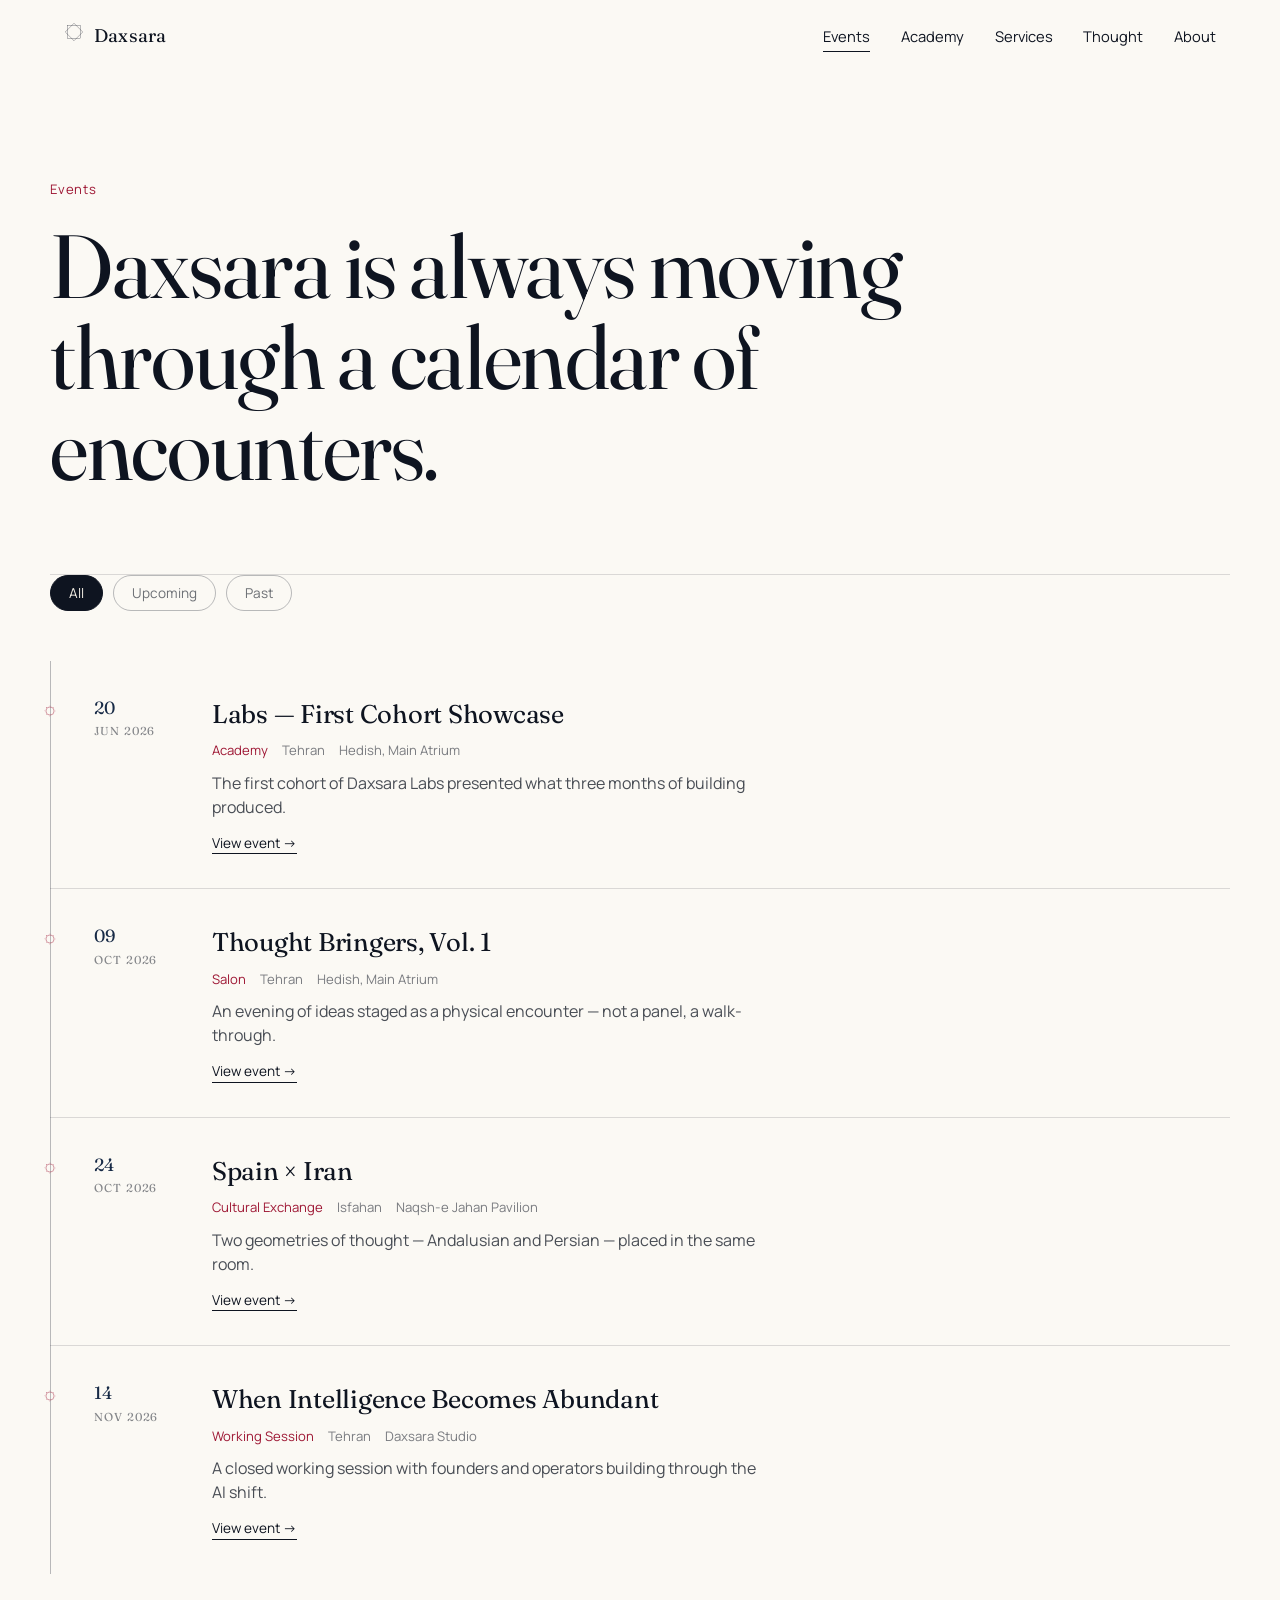
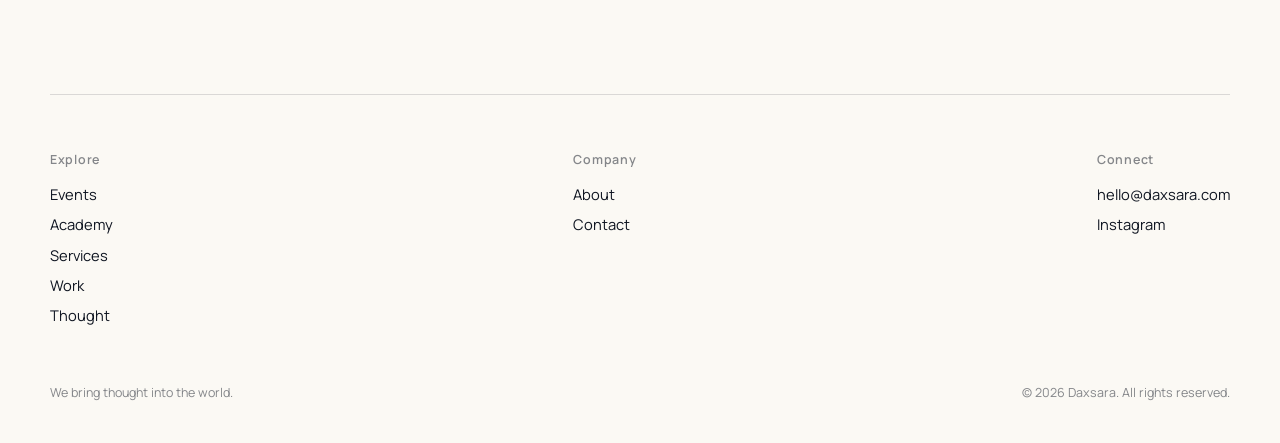
<file: events.html>
<!DOCTYPE html>
<html lang="en" dir="ltr">
<head>
<meta charset="UTF-8">
<meta name="viewport" content="width=device-width, initial-scale=1.0">
<title>Events — Daxsara</title>
<meta name="description" content="A complete archive of Daxsara's events — upcoming, ongoing, and past.">
<link rel="canonical" href="https://daxsara.com/events.html">
<meta property="og:title" content="Events — Daxsara">
<meta property="og:type" content="website">
<link rel="icon" type="image/svg+xml" href="assets/favicon.svg">
<link rel="stylesheet" href="css/style.css">
</head>
<body>

<nav class="nav" aria-label="Primary">
  <a href="index.html" class="nav__mark"><span data-star data-star-stroke="var(--ink)"></span><span>Daxsara</span></a>
  <div class="nav__links">
    <a href="events.html" aria-current="page" data-i18n="nav.events">Events</a>
    <a href="academy.html" data-i18n="nav.academy">Academy</a>
    <a href="services.html" data-i18n="nav.services">Services</a>
    <a href="thought.html" data-i18n="nav.thought">Thought</a>
    <a href="about.html" data-i18n="nav.about">About</a>
  </div>
  <button class="nav__burger" aria-label="Open menu" aria-expanded="false"><span data-star data-star-stroke="var(--ink)"></span></button>
</nav>
<div class="menu-full" id="menu">
  <a href="events.html">Events</a><a href="academy.html">Academy</a><a href="services.html">Services</a>
  <a href="thought.html">Thought</a><a href="about.html">About</a><a href="contact.html">Contact</a>
</div>

<main>
  <section class="page-hero wrap">
    <span class="page-hero__eyebrow" data-i18n="nav.events">Events</span>
    <h1 class="type-display" data-reveal>Daxsara is always moving through a calendar of encounters.</h1>
  </section>

  <section class="timeline-section wrap" style="padding-top:0;">
    <div class="archive-filter" role="tablist" aria-label="Filter events">
      <button class="is-active" data-filter="all" role="tab" aria-selected="true">All</button>
      <button data-filter="upcoming" role="tab" aria-selected="false">Upcoming</button>
      <button data-filter="past" role="tab" aria-selected="false">Past</button>
    </div>
    <div class="timeline" id="events-archive"></div>
  </section>
</main>

<footer class="footer wrap">
  <div class="footer__row">
    <div class="footer__col"><h4 data-i18n="footer.explore">Explore</h4>
      <a href="events.html" data-i18n="nav.events">Events</a><a href="academy.html" data-i18n="nav.academy">Academy</a>
      <a href="services.html" data-i18n="nav.services">Services</a><a href="work.html" data-i18n="nav.work">Work</a><a href="thought.html" data-i18n="nav.thought">Thought</a>
    </div>
    <div class="footer__col"><h4 data-i18n="footer.company">Company</h4>
      <a href="about.html" data-i18n="nav.about">About</a><a href="contact.html" data-i18n="nav.contact">Contact</a>
    </div>
    <div class="footer__col"><h4 data-i18n="footer.connect">Connect</h4>
      <a href="mailto:hello@daxsara.com">hello@daxsara.com</a><a href="https://instagram.com/daxsara" target="_blank" rel="noopener">Instagram</a>
    </div>
  </div>
  <div class="footer__bottom"><span data-i18n="footer.tagline">We bring thought into the world.</span><span>© 2026 <span data-i18n="footer.rights">Daxsara. All rights reserved.</span></span></div>
</footer>

<script src="js/data.js"></script>
<script src="js/i18n.js"></script>
<script src="js/main.js"></script>
</body>
</html>
</file>
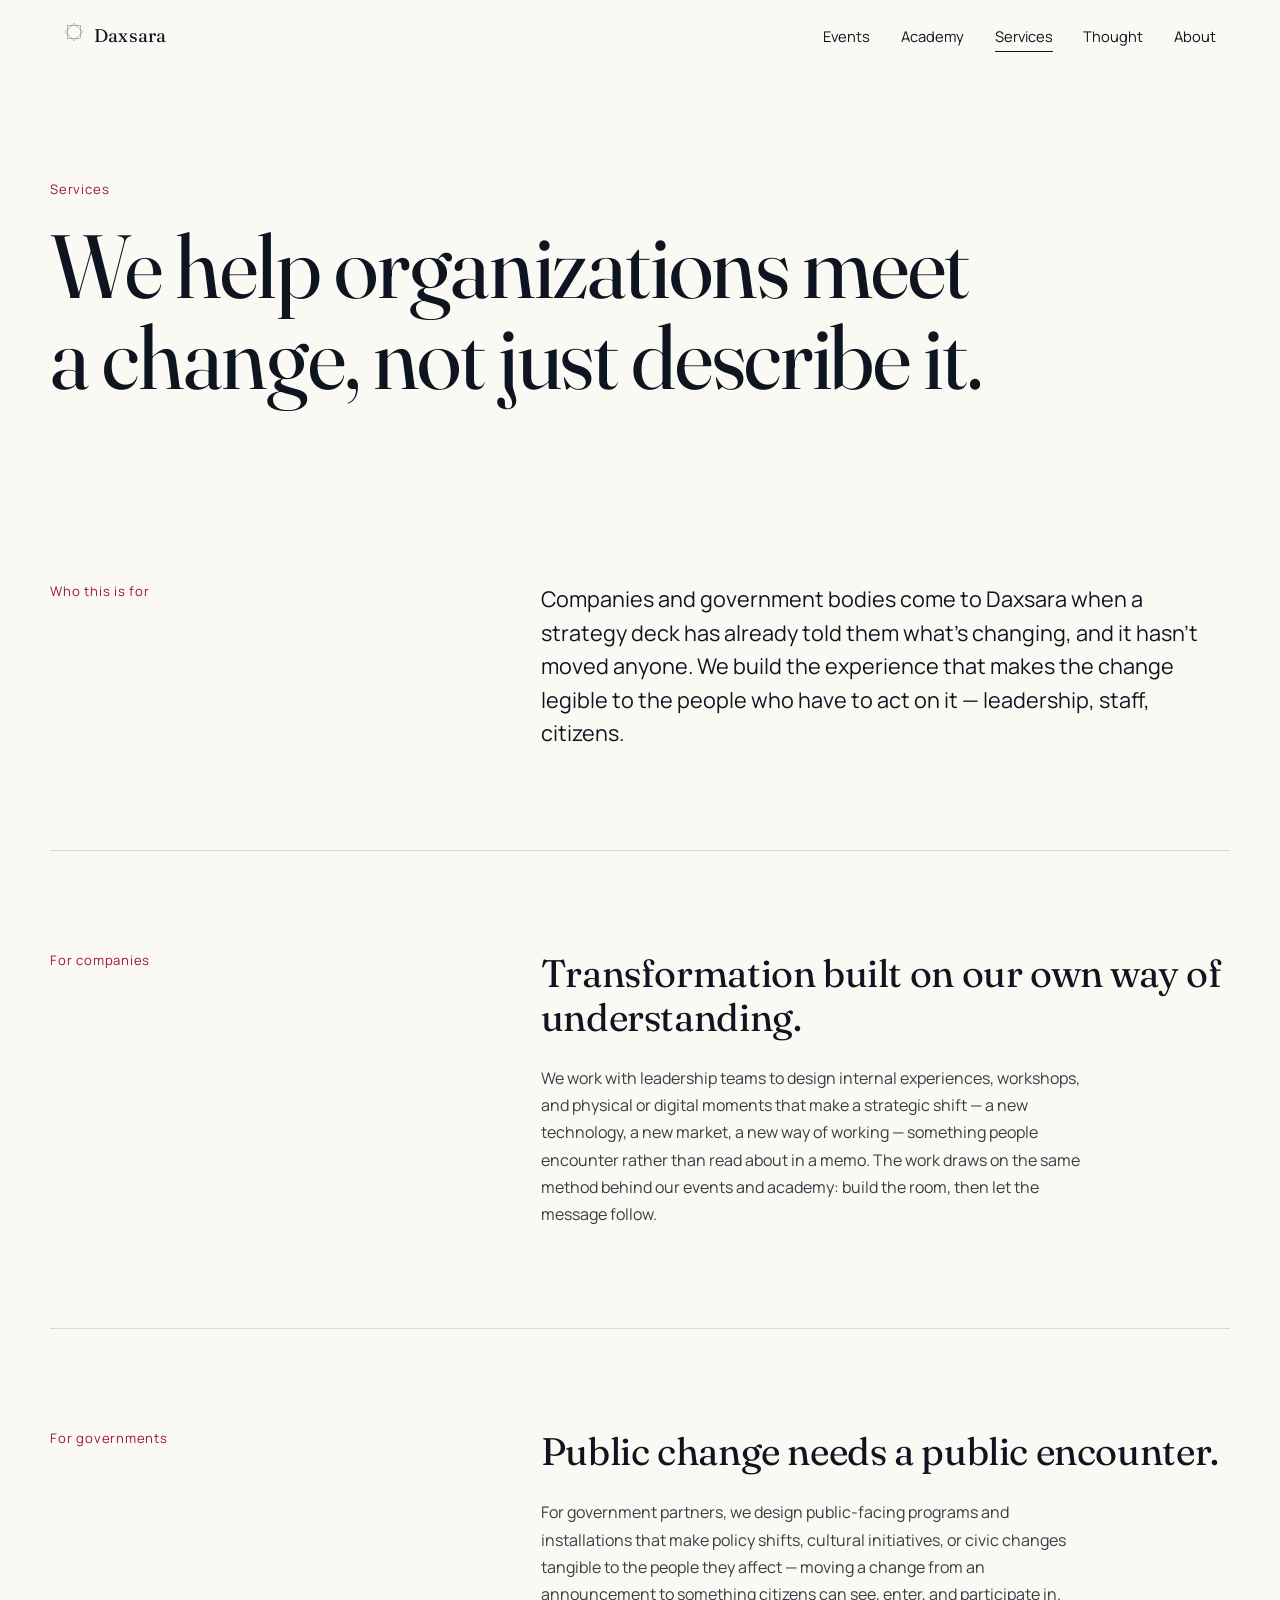
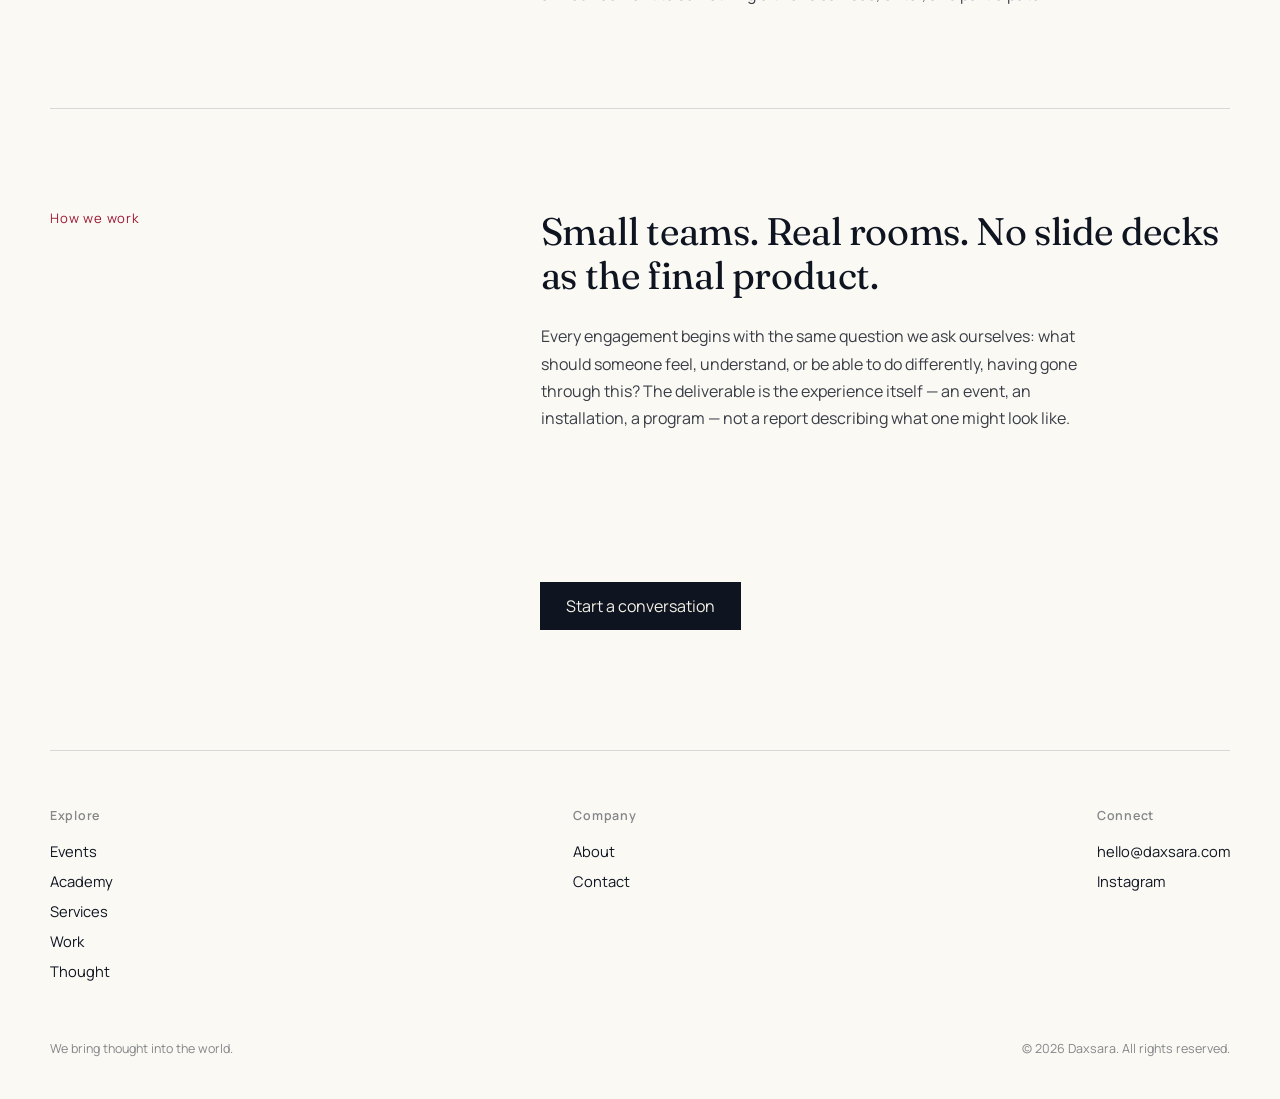
<file: services.html>
<!DOCTYPE html>
<html lang="en" dir="ltr">
<head>
<meta charset="UTF-8">
<meta name="viewport" content="width=device-width, initial-scale=1.0">
<title>Services — Daxsara</title>
<meta name="description" content="Daxsara's experience-design and strategic services for companies and governments navigating change.">
<link rel="canonical" href="https://daxsara.com/services.html">
<meta property="og:title" content="Services — Daxsara">
<meta property="og:type" content="website">
<link rel="icon" type="image/svg+xml" href="assets/favicon.svg">
<link rel="stylesheet" href="css/style.css">
</head>
<body>

<nav class="nav" aria-label="Primary">
  <a href="index.html" class="nav__mark"><span data-star data-star-stroke="var(--ink)"></span><span>Daxsara</span></a>
  <div class="nav__links">
    <a href="events.html" data-i18n="nav.events">Events</a>
    <a href="academy.html" data-i18n="nav.academy">Academy</a>
    <a href="services.html" aria-current="page" data-i18n="nav.services">Services</a>
    <a href="thought.html" data-i18n="nav.thought">Thought</a>
    <a href="about.html" data-i18n="nav.about">About</a>
  </div>
  <button class="nav__burger" aria-label="Open menu" aria-expanded="false"><span data-star data-star-stroke="var(--ink)"></span></button>
</nav>
<div class="menu-full" id="menu">
  <a href="events.html">Events</a><a href="academy.html">Academy</a><a href="services.html">Services</a>
  <a href="thought.html">Thought</a><a href="about.html">About</a><a href="contact.html">Contact</a>
</div>

<main>
  <section class="page-hero wrap">
    <span class="page-hero__eyebrow" data-i18n="nav.services">Services</span>
    <h1 class="type-display" data-reveal>We help organizations meet a change, not just describe it.</h1>
  </section>

  <section class="section wrap">
    <div class="section__row">
      <span class="statement__eyebrow" data-reveal>Who this is for</span>
      <div data-reveal>
        <p class="type-lead">Companies and government bodies come to Daxsara when a strategy deck has already told them what's changing, and it hasn't moved anyone. We build the experience that makes the change legible to the people who have to act on it — leadership, staff, citizens.</p>
      </div>
    </div>
  </section>

  <section class="section section--border wrap">
    <div class="section__row">
      <span class="statement__eyebrow" data-reveal>For companies</span>
      <div data-reveal>
        <h2 class="type-h2">Transformation built on our own way of understanding.</h2>
        <p class="type-body" style="margin-top:26px;">We work with leadership teams to design internal experiences, workshops, and physical or digital moments that make a strategic shift — a new technology, a new market, a new way of working — something people encounter rather than read about in a memo. The work draws on the same method behind our events and academy: build the room, then let the message follow.</p>
      </div>
    </div>
  </section>

  <section class="section section--border wrap">
    <div class="section__row">
      <span class="statement__eyebrow" data-reveal>For governments</span>
      <div data-reveal>
        <h2 class="type-h2">Public change needs a public encounter.</h2>
        <p class="type-body" style="margin-top:26px;">For government partners, we design public-facing programs and installations that make policy shifts, cultural initiatives, or civic changes tangible to the people they affect — moving a change from an announcement to something citizens can see, enter, and participate in.</p>
      </div>
    </div>
  </section>

  <section class="section section--border wrap">
    <div class="section__row">
      <span class="statement__eyebrow" data-reveal>How we work</span>
      <div data-reveal>
        <h2 class="type-h2">Small teams. Real rooms. No slide decks as the final product.</h2>
        <p class="type-body" style="margin-top:26px;">Every engagement begins with the same question we ask ourselves: what should someone feel, understand, or be able to do differently, having gone through this? The deliverable is the experience itself — an event, an installation, a program — not a report describing what one might look like.</p>
      </div>
    </div>
  </section>

  <section class="contact-hero wrap" style="padding-top:40px; padding-bottom:120px;">
    <a href="contact.html" class="event-cta" data-reveal>Start a conversation</a>
  </section>
</main>

<footer class="footer wrap">
  <div class="footer__row">
    <div class="footer__col"><h4 data-i18n="footer.explore">Explore</h4>
      <a href="events.html" data-i18n="nav.events">Events</a><a href="academy.html" data-i18n="nav.academy">Academy</a>
      <a href="services.html" data-i18n="nav.services">Services</a><a href="work.html" data-i18n="nav.work">Work</a><a href="thought.html" data-i18n="nav.thought">Thought</a>
    </div>
    <div class="footer__col"><h4 data-i18n="footer.company">Company</h4>
      <a href="about.html" data-i18n="nav.about">About</a><a href="contact.html" data-i18n="nav.contact">Contact</a>
    </div>
    <div class="footer__col"><h4 data-i18n="footer.connect">Connect</h4>
      <a href="mailto:hello@daxsara.com">hello@daxsara.com</a><a href="https://instagram.com/daxsara" target="_blank" rel="noopener">Instagram</a>
    </div>
  </div>
  <div class="footer__bottom"><span data-i18n="footer.tagline">We bring thought into the world.</span><span>© 2026 <span data-i18n="footer.rights">Daxsara. All rights reserved.</span></span></div>
</footer>

<script src="js/data.js"></script>
<script src="js/i18n.js"></script>
<script src="js/main.js"></script>
</body>
</html>
</file>
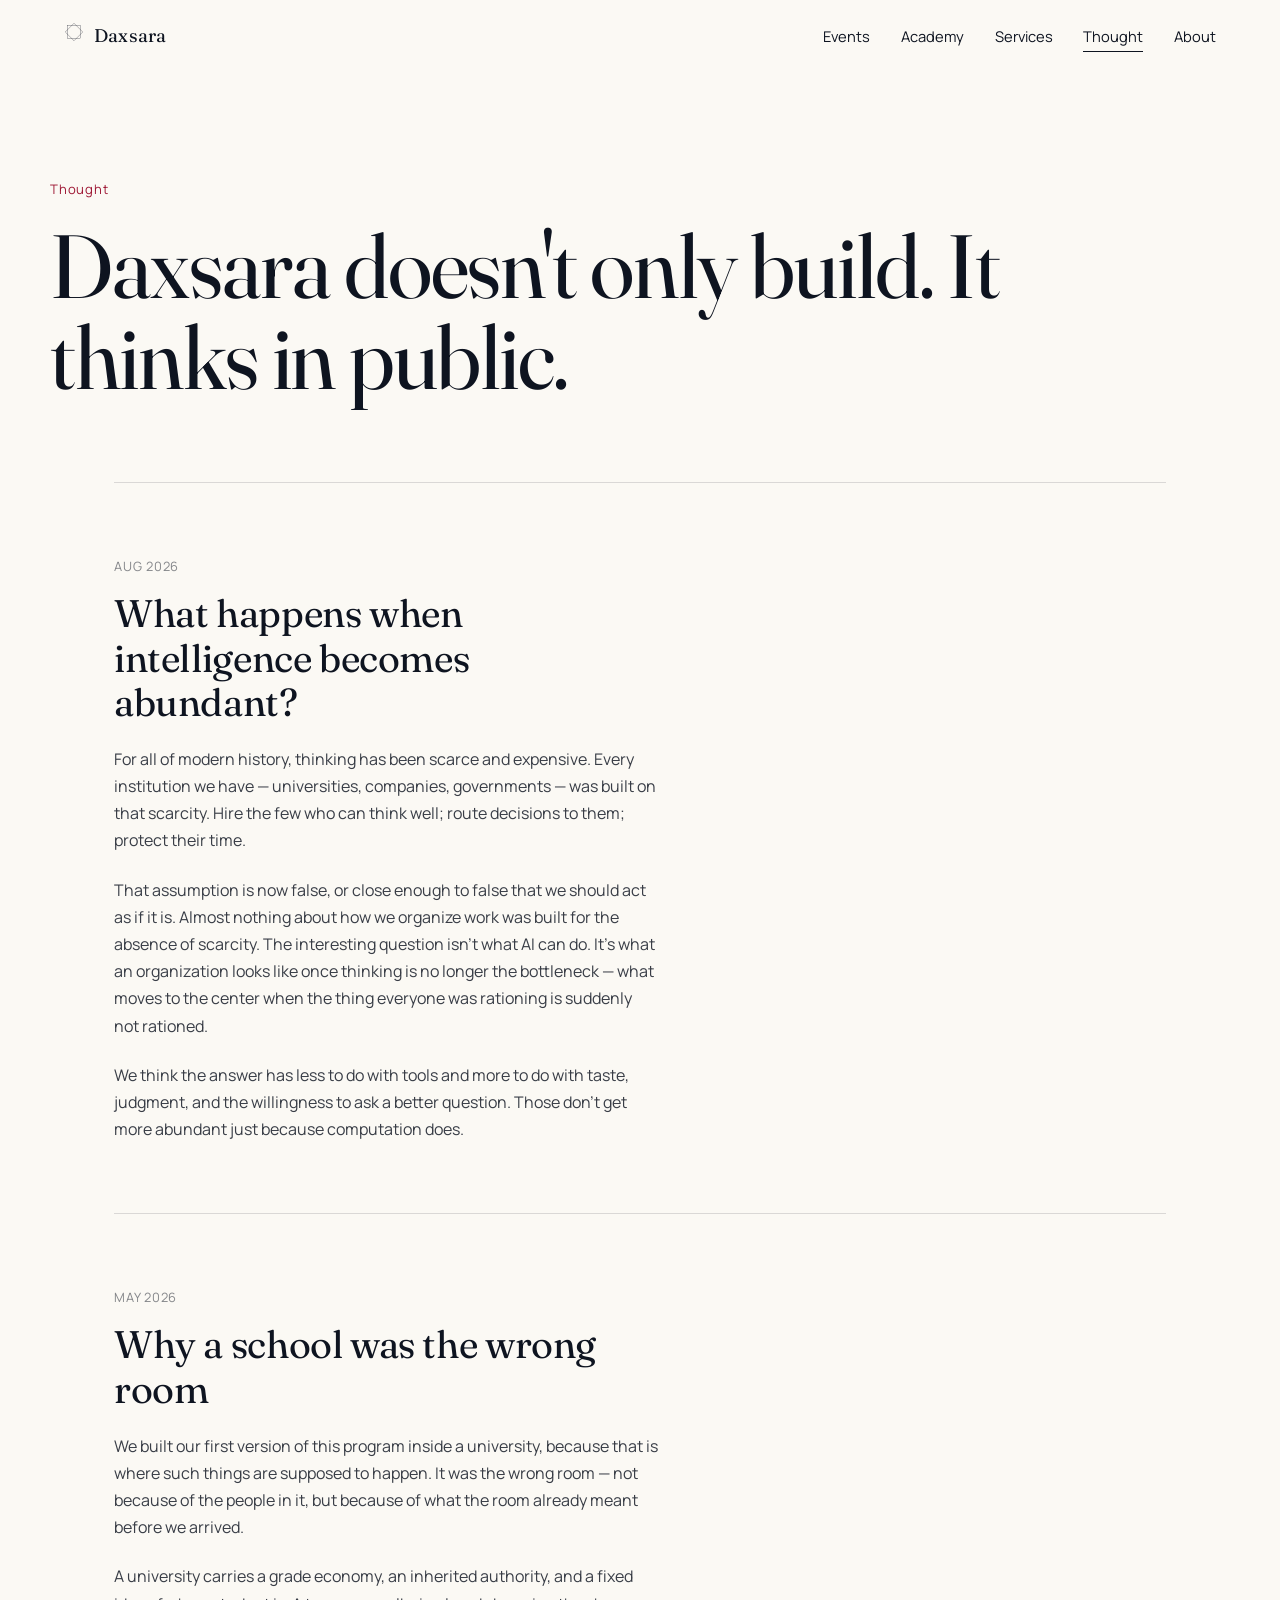
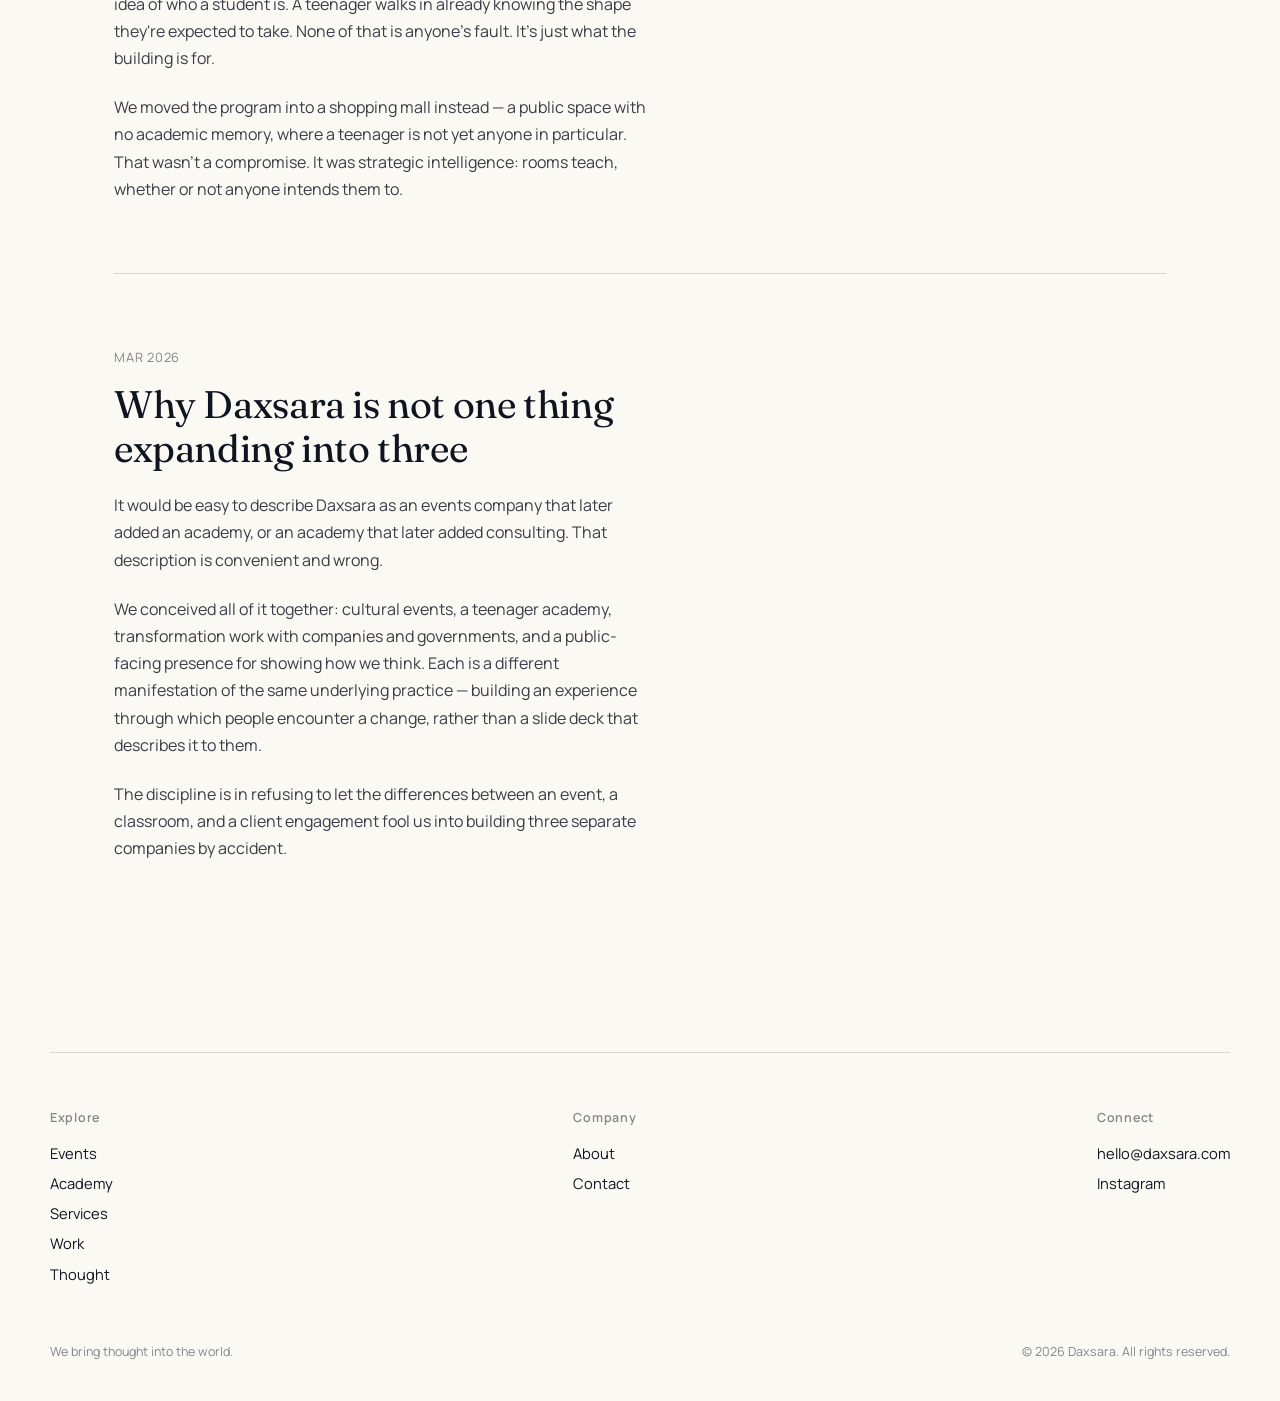
<file: thought.html>
<!DOCTYPE html>
<html lang="en" dir="ltr">
<head>
<meta charset="UTF-8">
<meta name="viewport" content="width=device-width, initial-scale=1.0">
<title>Thought — Daxsara</title>
<meta name="description" content="An evolving archive of Daxsara's ideas, essays, observations, and propositions.">
<link rel="canonical" href="https://daxsara.com/thought.html">
<meta property="og:title" content="Thought — Daxsara">
<meta property="og:type" content="website">
<link rel="icon" type="image/svg+xml" href="assets/favicon.svg">
<link rel="stylesheet" href="css/style.css">
<style>
  .essay{ padding:70px 0; border-top:1px solid var(--line); }
  .essay__date{ font-size:.8rem; letter-spacing:.06em; color:rgba(14,20,32,.5); }
  .essay h2{ margin-top:14px; max-width:20ch; }
  .essay p{ margin-top:22px; }
</style>
</head>
<body>

<nav class="nav" aria-label="Primary">
  <a href="index.html" class="nav__mark"><span data-star data-star-stroke="var(--ink)"></span><span>Daxsara</span></a>
  <div class="nav__links">
    <a href="events.html" data-i18n="nav.events">Events</a>
    <a href="academy.html" data-i18n="nav.academy">Academy</a>
    <a href="services.html" data-i18n="nav.services">Services</a>
    <a href="thought.html" aria-current="page" data-i18n="nav.thought">Thought</a>
    <a href="about.html" data-i18n="nav.about">About</a>
  </div>
  <button class="nav__burger" aria-label="Open menu" aria-expanded="false"><span data-star data-star-stroke="var(--ink)"></span></button>
</nav>
<div class="menu-full" id="menu">
  <a href="events.html">Events</a><a href="academy.html">Academy</a><a href="services.html">Services</a>
  <a href="thought.html">Thought</a><a href="about.html">About</a><a href="contact.html">Contact</a>
</div>

<main>
  <section class="page-hero wrap">
    <span class="page-hero__eyebrow" data-i18n="nav.thought">Thought</span>
    <h1 class="type-display" data-reveal>Daxsara doesn't only build. It thinks in public.</h1>
  </section>

  <section class="wrap" style="padding-bottom:120px;">

    <article class="essay" id="intelligence-abundant" data-reveal>
      <span class="essay__date">AUG 2026</span>
      <h2 class="type-h2">What happens when intelligence becomes abundant?</h2>
      <p class="type-body">For all of modern history, thinking has been scarce and expensive. Every institution we have — universities, companies, governments — was built on that scarcity. Hire the few who can think well; route decisions to them; protect their time.</p>
      <p class="type-body">That assumption is now false, or close enough to false that we should act as if it is. Almost nothing about how we organize work was built for the absence of scarcity. The interesting question isn't what AI can do. It's what an organization looks like once thinking is no longer the bottleneck — what moves to the center when the thing everyone was rationing is suddenly not rationed.</p>
      <p class="type-body">We think the answer has less to do with tools and more to do with taste, judgment, and the willingness to ask a better question. Those don't get more abundant just because computation does.</p>
    </article>

    <article class="essay" id="universities-and-becoming" data-reveal>
      <span class="essay__date">MAY 2026</span>
      <h2 class="type-h2">Why a school was the wrong room</h2>
      <p class="type-body">We built our first version of this program inside a university, because that is where such things are supposed to happen. It was the wrong room — not because of the people in it, but because of what the room already meant before we arrived.</p>
      <p class="type-body">A university carries a grade economy, an inherited authority, and a fixed idea of who a student is. A teenager walks in already knowing the shape they're expected to take. None of that is anyone's fault. It's just what the building is for.</p>
      <p class="type-body">We moved the program into a shopping mall instead — a public space with no academic memory, where a teenager is not yet anyone in particular. That wasn't a compromise. It was strategic intelligence: rooms teach, whether or not anyone intends them to.</p>
    </article>

    <article class="essay" id="three-fronts-one-company" data-reveal>
      <span class="essay__date">MAR 2026</span>
      <h2 class="type-h2">Why Daxsara is not one thing expanding into three</h2>
      <p class="type-body">It would be easy to describe Daxsara as an events company that later added an academy, or an academy that later added consulting. That description is convenient and wrong.</p>
      <p class="type-body">We conceived all of it together: cultural events, a teenager academy, transformation work with companies and governments, and a public-facing presence for showing how we think. Each is a different manifestation of the same underlying practice — building an experience through which people encounter a change, rather than a slide deck that describes it to them.</p>
      <p class="type-body">The discipline is in refusing to let the differences between an event, a classroom, and a client engagement fool us into building three separate companies by accident.</p>
    </article>

  </section>
</main>

<footer class="footer wrap">
  <div class="footer__row">
    <div class="footer__col"><h4 data-i18n="footer.explore">Explore</h4>
      <a href="events.html" data-i18n="nav.events">Events</a><a href="academy.html" data-i18n="nav.academy">Academy</a>
      <a href="services.html" data-i18n="nav.services">Services</a><a href="work.html" data-i18n="nav.work">Work</a><a href="thought.html" data-i18n="nav.thought">Thought</a>
    </div>
    <div class="footer__col"><h4 data-i18n="footer.company">Company</h4>
      <a href="about.html" data-i18n="nav.about">About</a><a href="contact.html" data-i18n="nav.contact">Contact</a>
    </div>
    <div class="footer__col"><h4 data-i18n="footer.connect">Connect</h4>
      <a href="mailto:hello@daxsara.com">hello@daxsara.com</a><a href="https://instagram.com/daxsara" target="_blank" rel="noopener">Instagram</a>
    </div>
  </div>
  <div class="footer__bottom"><span data-i18n="footer.tagline">We bring thought into the world.</span><span>© 2026 <span data-i18n="footer.rights">Daxsara. All rights reserved.</span></span></div>
</footer>

<script src="js/data.js"></script>
<script src="js/i18n.js"></script>
<script src="js/main.js"></script>
</body>
</html>
</file>
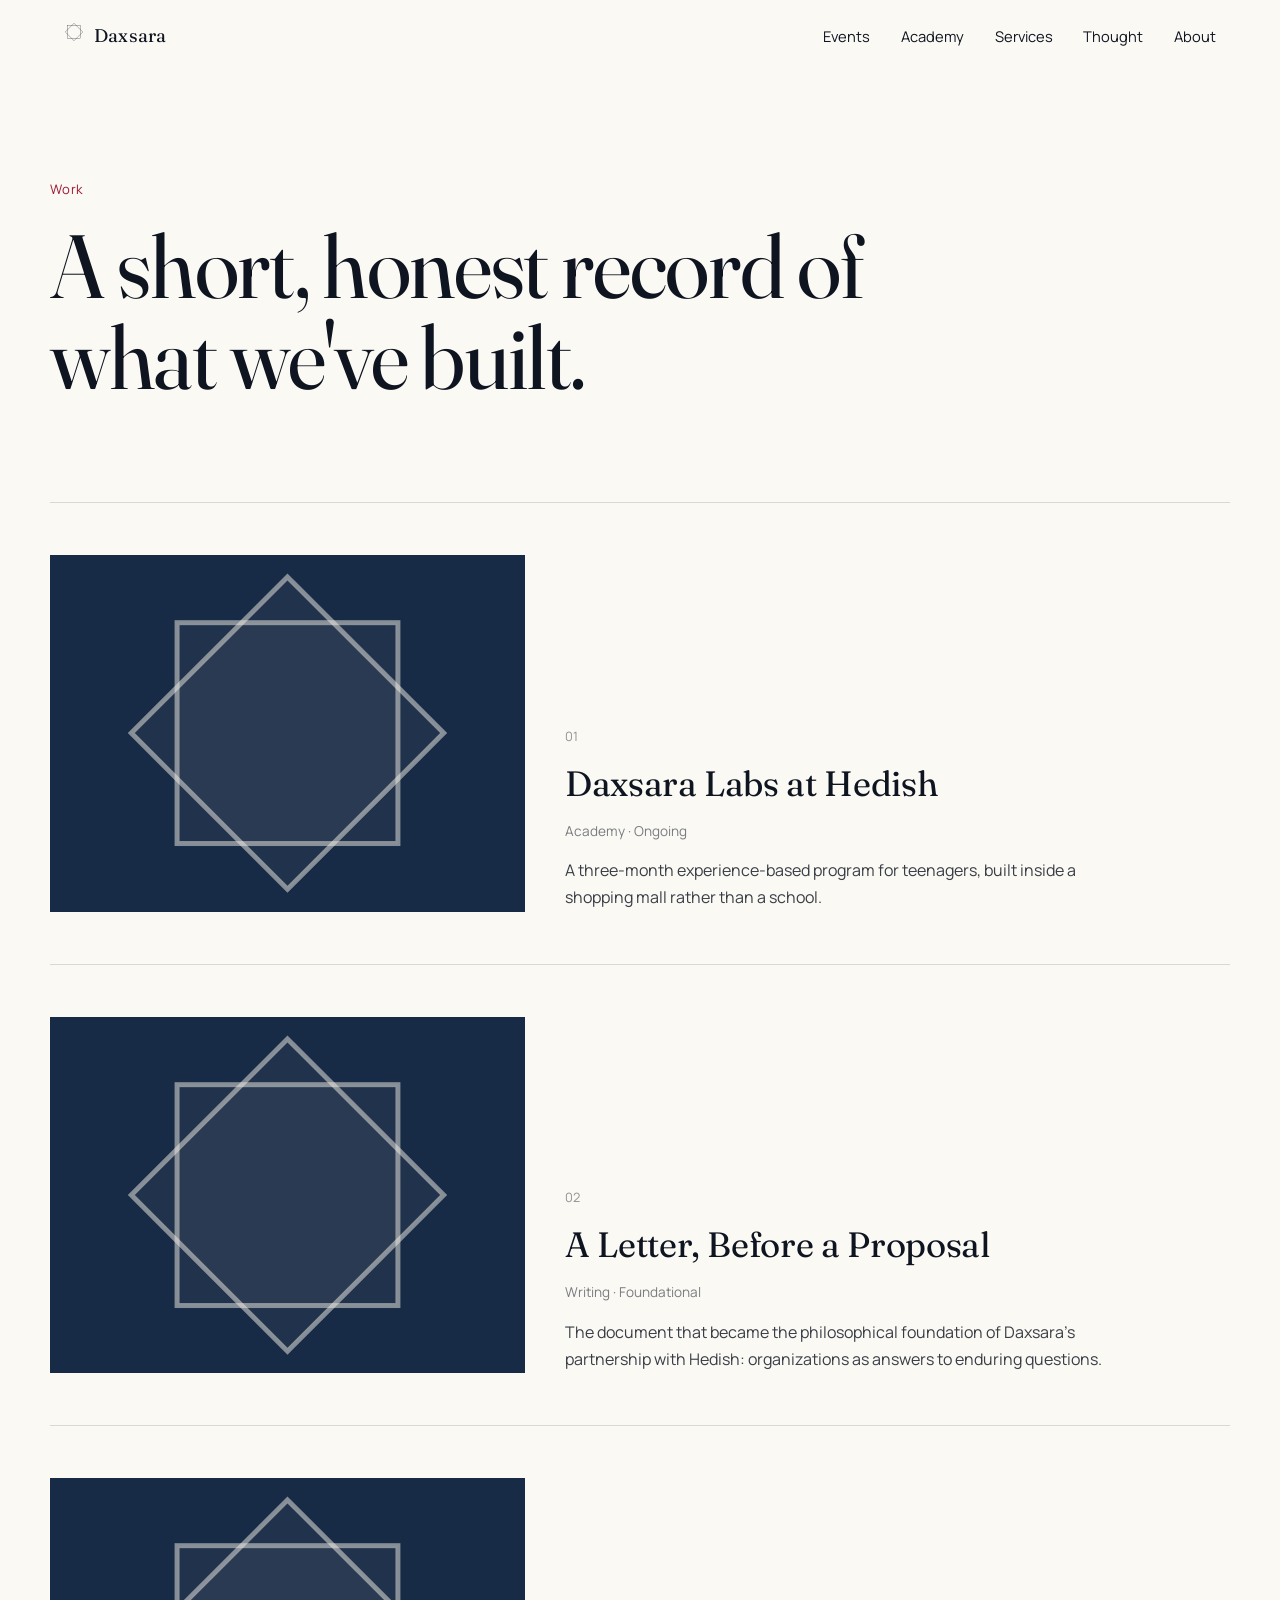
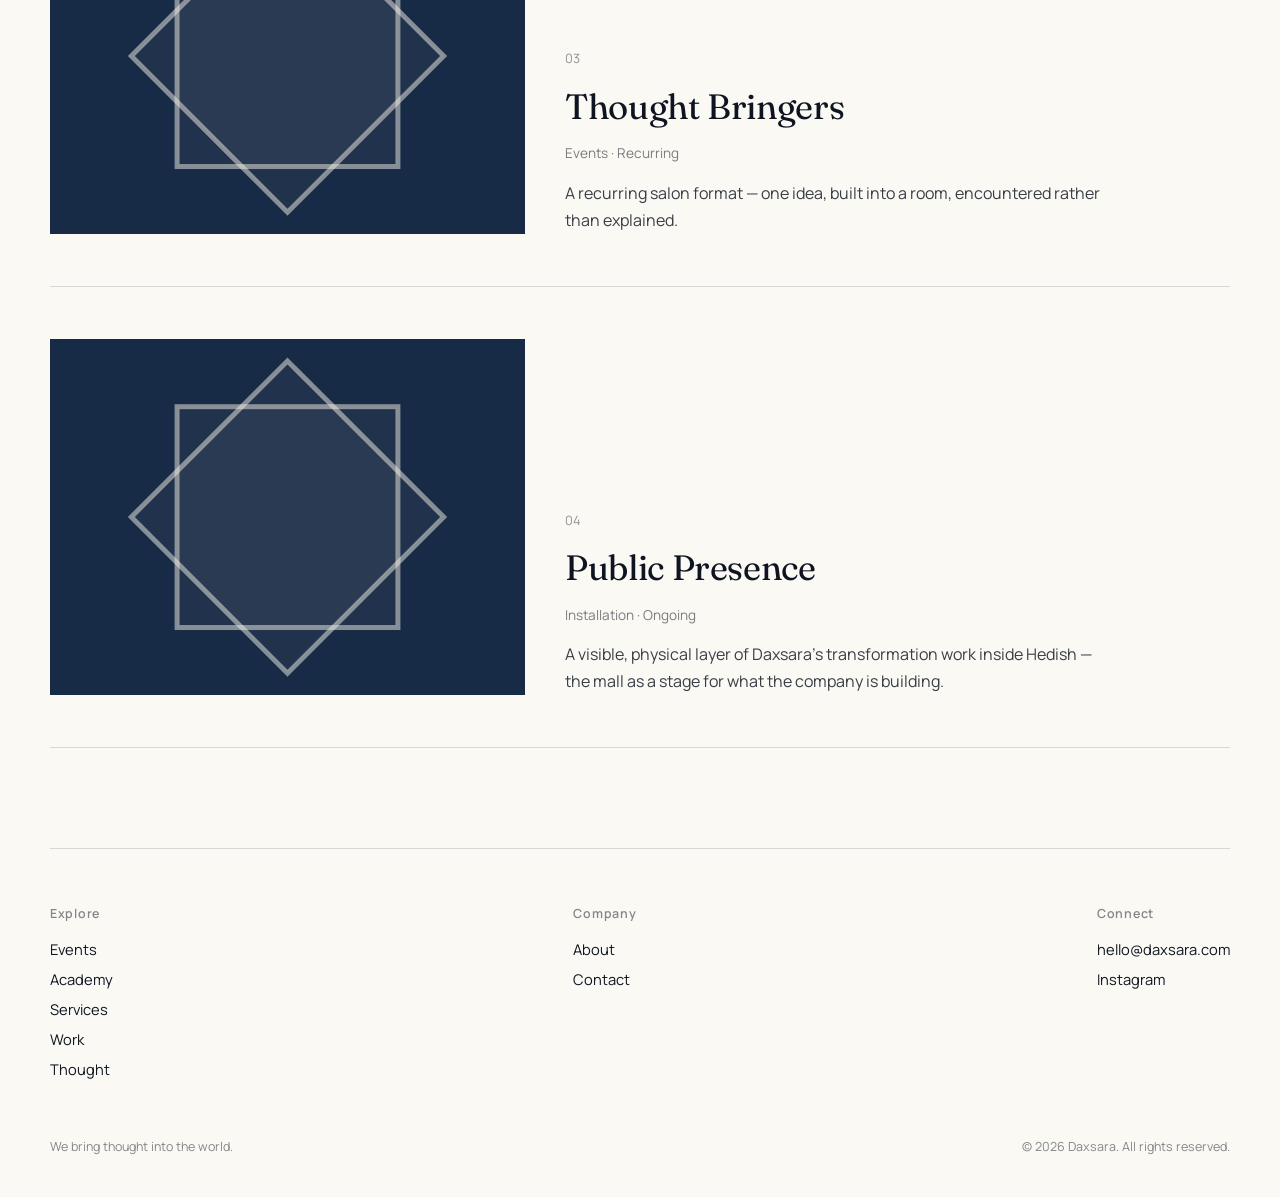
<file: work.html>
<!DOCTYPE html>
<html lang="en" dir="ltr">
<head>
<meta charset="UTF-8">
<meta name="viewport" content="width=device-width, initial-scale=1.0">
<title>Work — Daxsara</title>
<meta name="description" content="Selected Daxsara projects — events, academy, and transformation work.">
<link rel="canonical" href="https://daxsara.com/work.html">
<meta property="og:title" content="Work — Daxsara">
<meta property="og:type" content="website">
<link rel="icon" type="image/svg+xml" href="assets/favicon.svg">
<link rel="stylesheet" href="css/style.css">
</head>
<body>

<nav class="nav" aria-label="Primary">
  <a href="index.html" class="nav__mark"><span data-star data-star-stroke="var(--ink)"></span><span>Daxsara</span></a>
  <div class="nav__links">
    <a href="events.html" data-i18n="nav.events">Events</a>
    <a href="academy.html" data-i18n="nav.academy">Academy</a>
    <a href="services.html" data-i18n="nav.services">Services</a>
    <a href="thought.html" data-i18n="nav.thought">Thought</a>
    <a href="about.html" data-i18n="nav.about">About</a>
  </div>
  <button class="nav__burger" aria-label="Open menu" aria-expanded="false"><span data-star data-star-stroke="var(--ink)"></span></button>
</nav>
<div class="menu-full" id="menu">
  <a href="events.html">Events</a><a href="academy.html">Academy</a><a href="services.html">Services</a>
  <a href="thought.html">Thought</a><a href="about.html">About</a><a href="contact.html">Contact</a>
</div>

<main>
  <section class="page-hero wrap">
    <span class="page-hero__eyebrow" data-i18n="nav.work">Work</span>
    <h1 class="type-display" data-reveal>A short, honest record of what we've built.</h1>
  </section>

  <section class="work-grid wrap" style="padding-top:20px;">
    <div id="work-grid"></div>
  </section>
</main>

<footer class="footer wrap">
  <div class="footer__row">
    <div class="footer__col"><h4 data-i18n="footer.explore">Explore</h4>
      <a href="events.html" data-i18n="nav.events">Events</a><a href="academy.html" data-i18n="nav.academy">Academy</a>
      <a href="services.html" data-i18n="nav.services">Services</a><a href="work.html" data-i18n="nav.work">Work</a><a href="thought.html" data-i18n="nav.thought">Thought</a>
    </div>
    <div class="footer__col"><h4 data-i18n="footer.company">Company</h4>
      <a href="about.html" data-i18n="nav.about">About</a><a href="contact.html" data-i18n="nav.contact">Contact</a>
    </div>
    <div class="footer__col"><h4 data-i18n="footer.connect">Connect</h4>
      <a href="mailto:hello@daxsara.com">hello@daxsara.com</a><a href="https://instagram.com/daxsara" target="_blank" rel="noopener">Instagram</a>
    </div>
  </div>
  <div class="footer__bottom"><span data-i18n="footer.tagline">We bring thought into the world.</span><span>© 2026 <span data-i18n="footer.rights">Daxsara. All rights reserved.</span></span></div>
</footer>

<script src="js/data.js"></script>
<script src="js/i18n.js"></script>
<script src="js/main.js"></script>
</body>
</html>
</file>
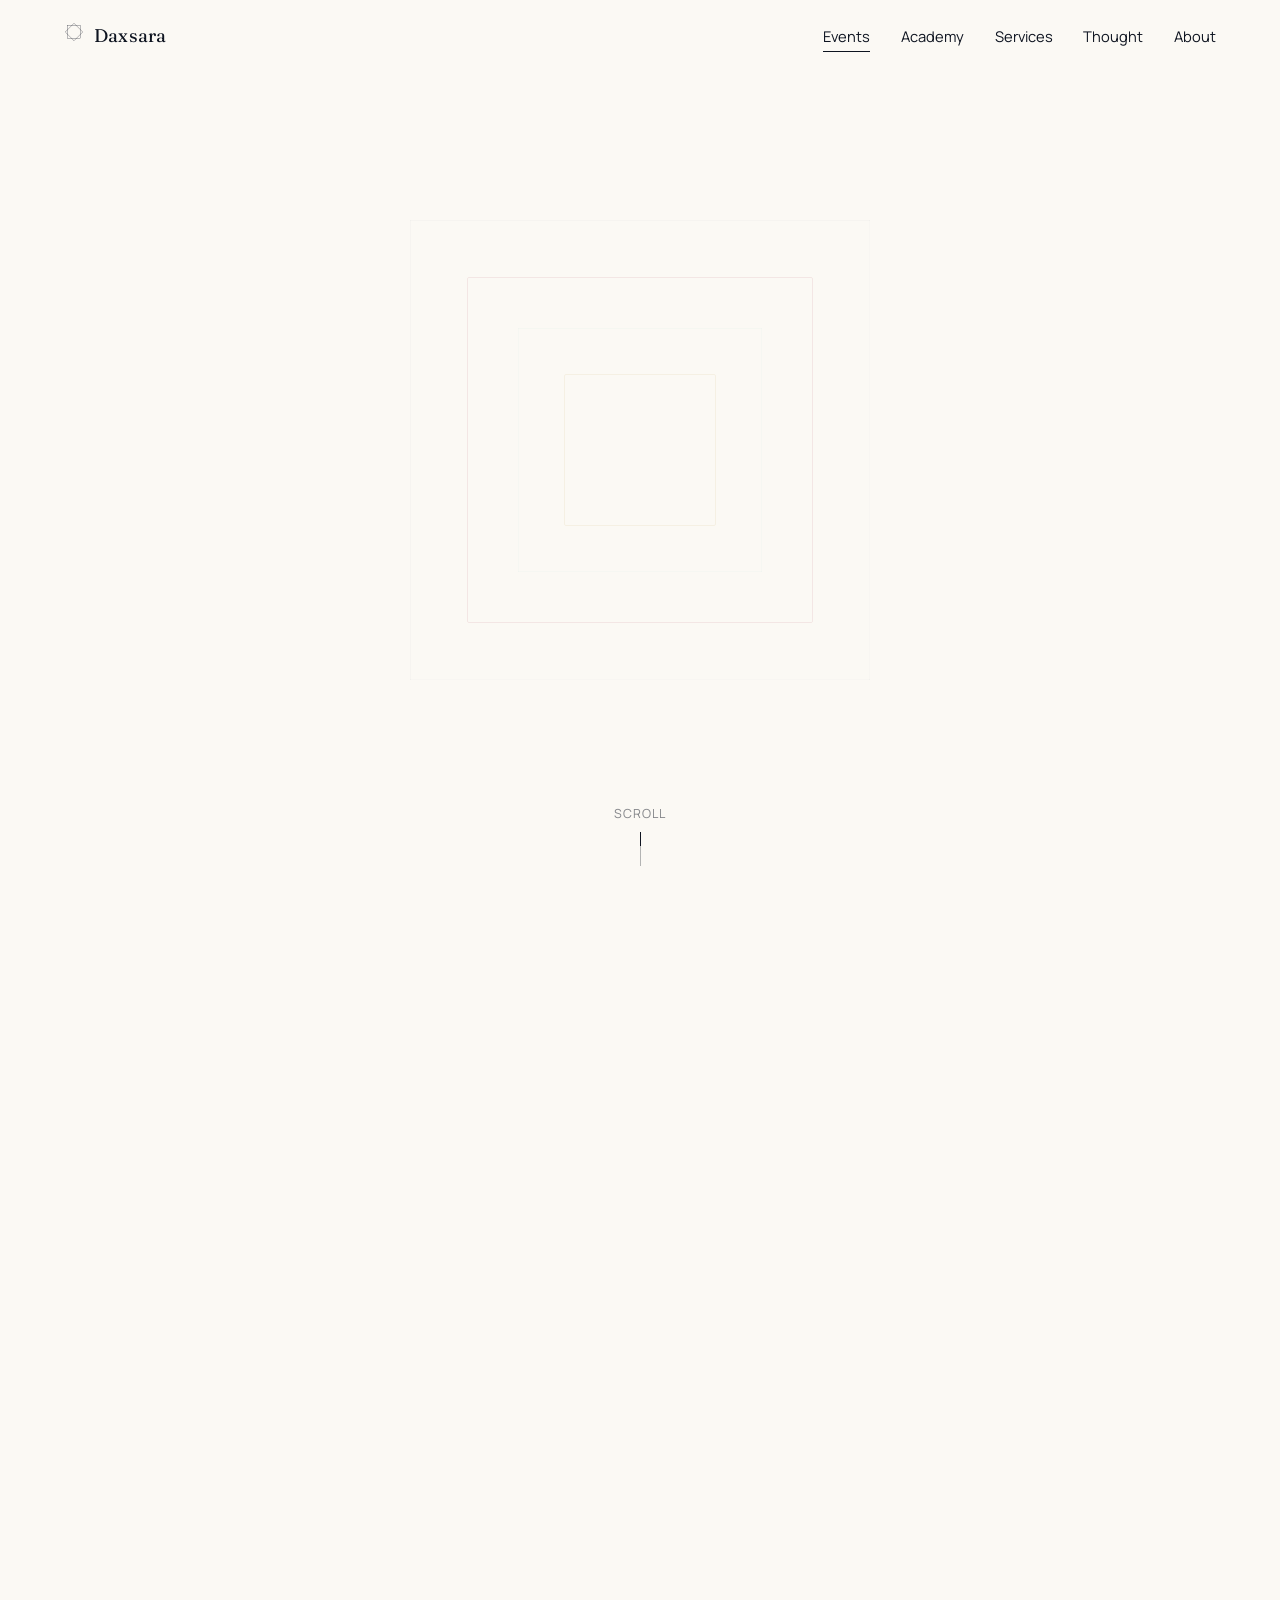
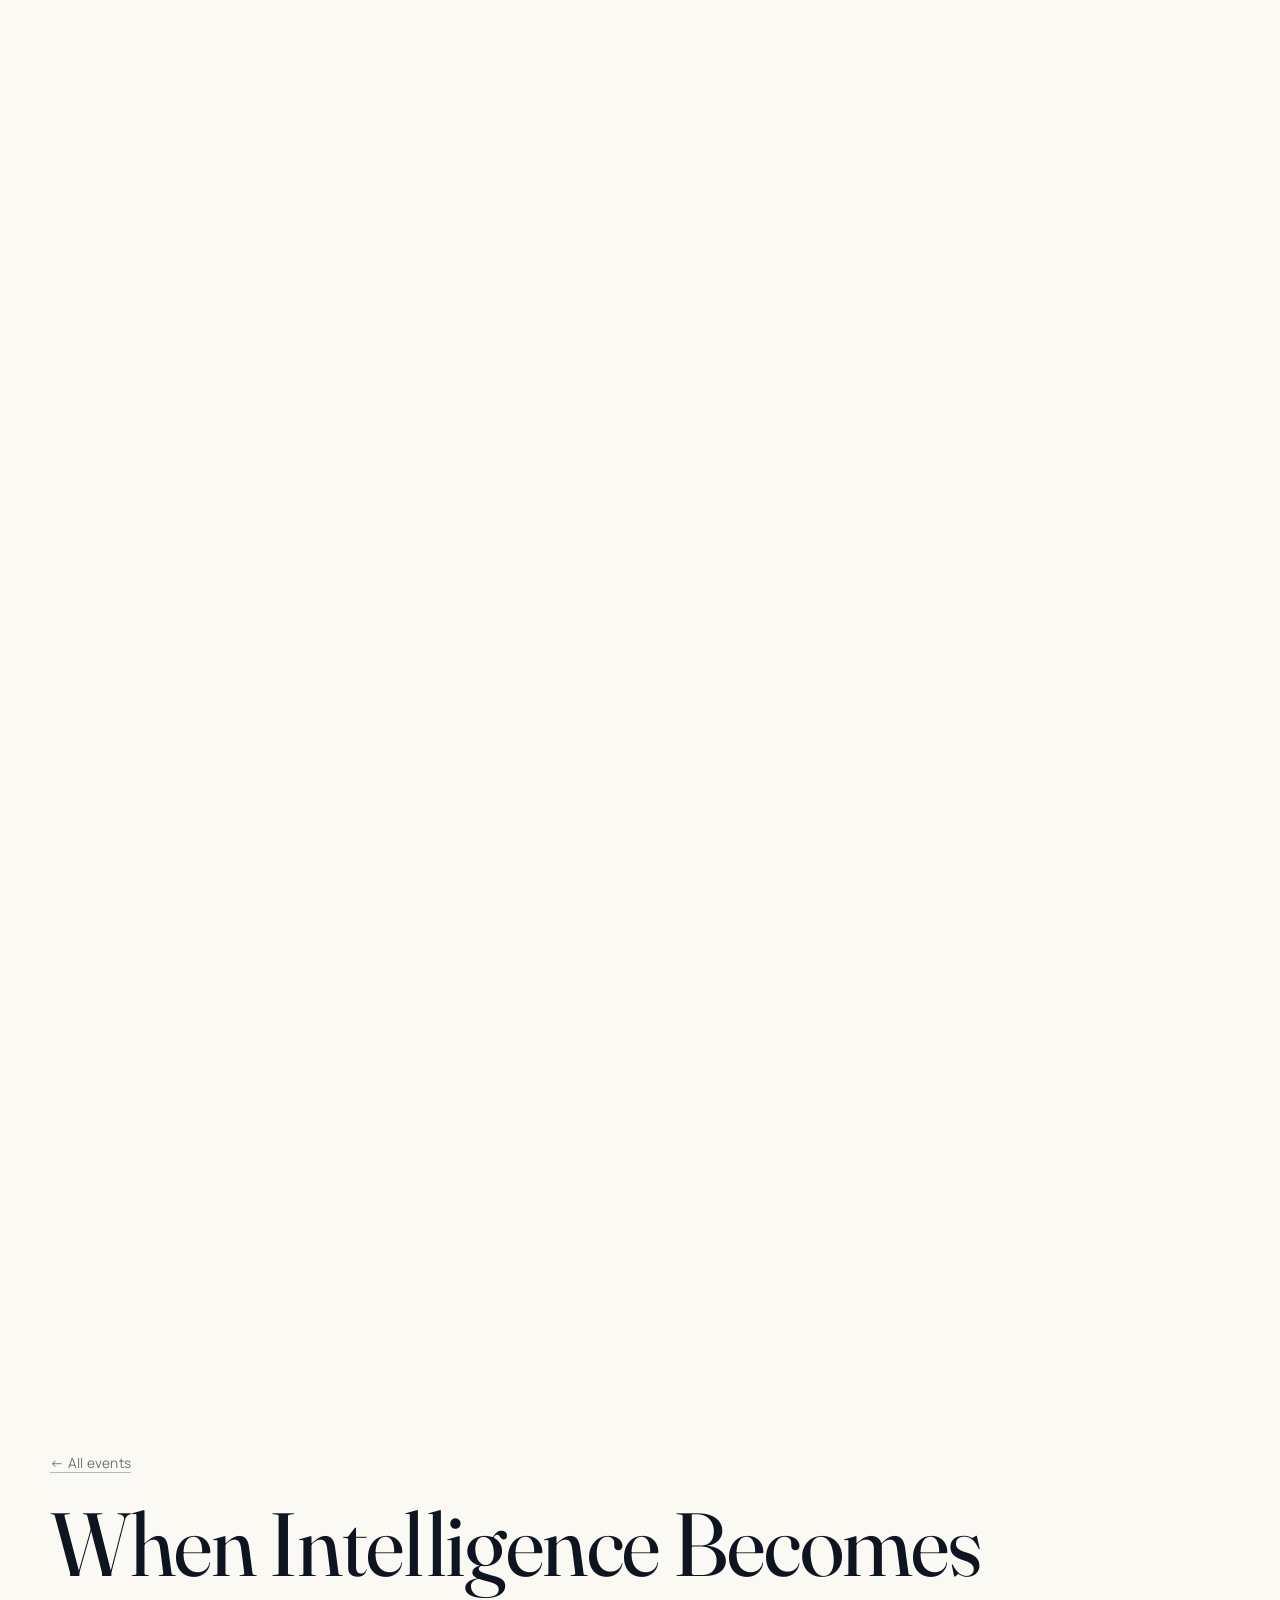
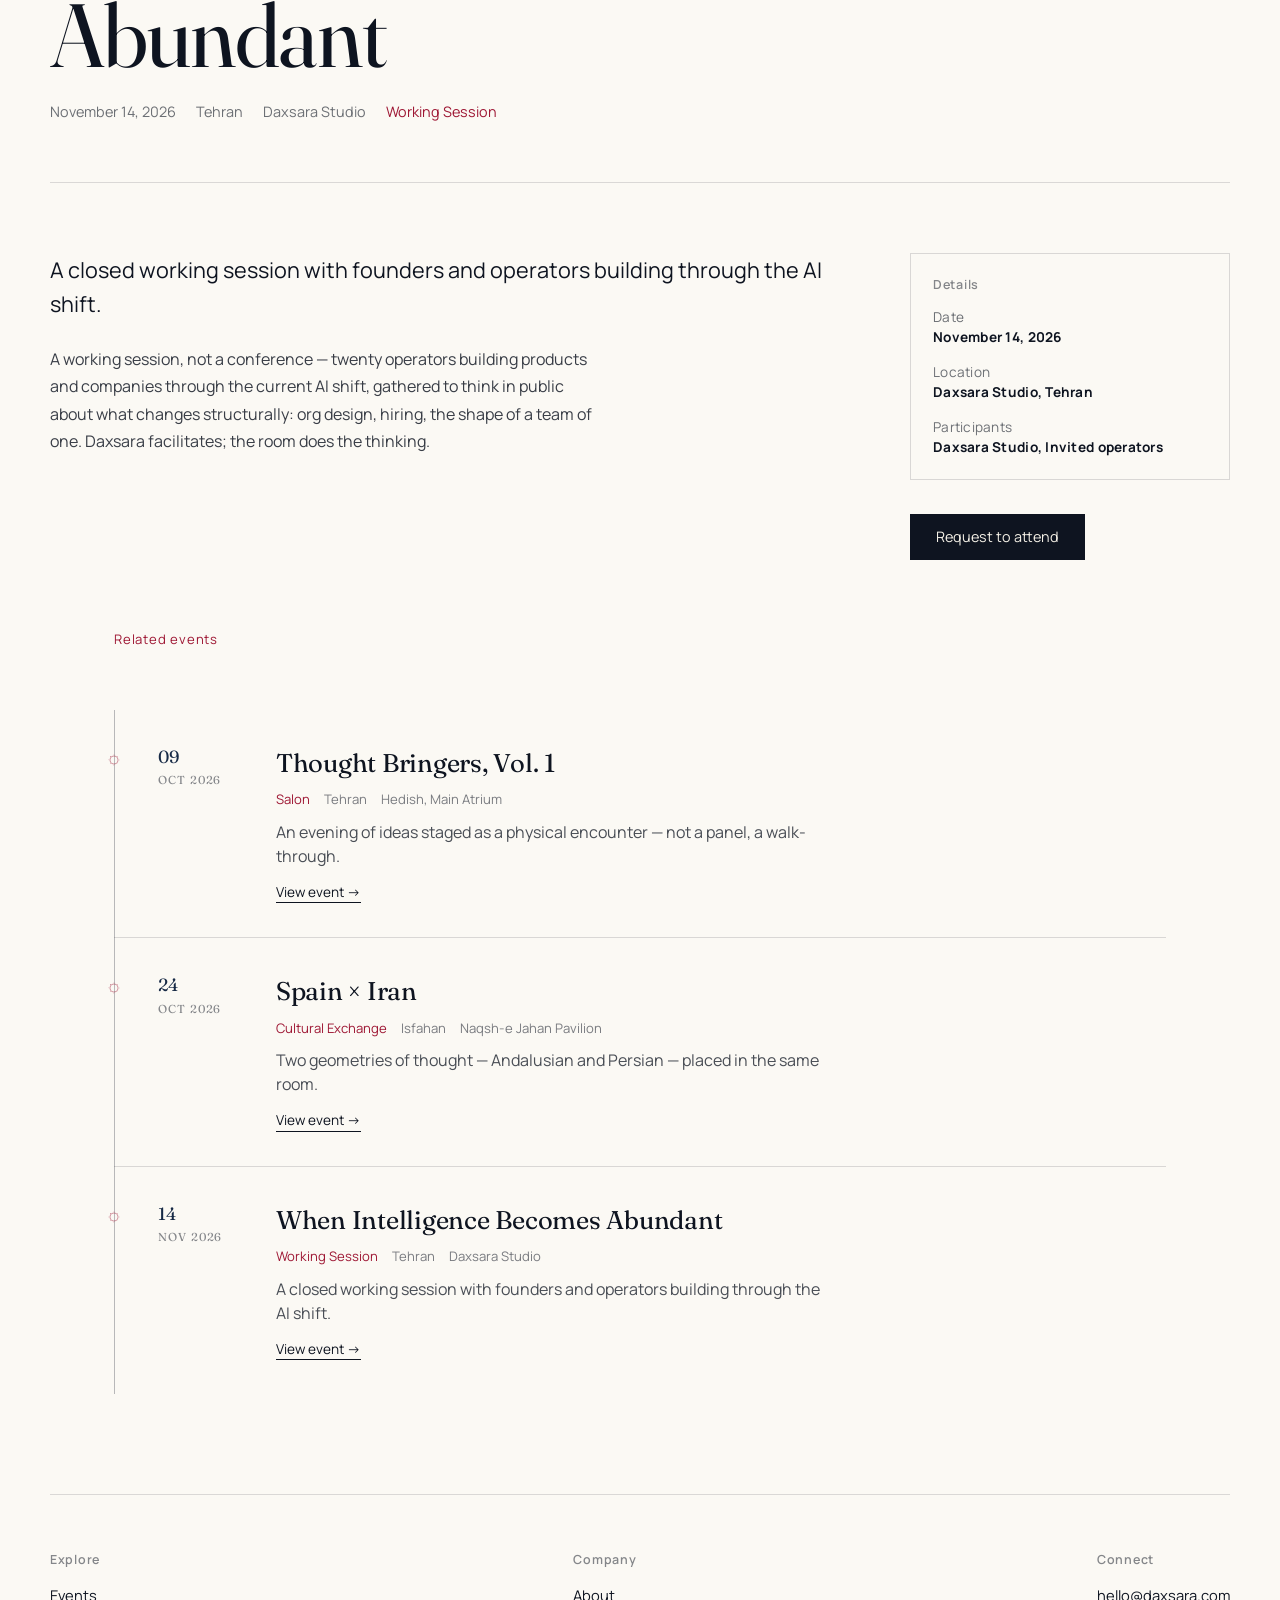
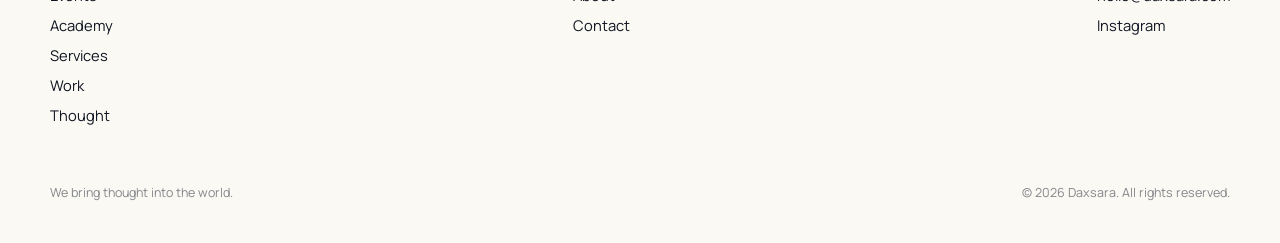
<file: events/ai-abundance-salon.html>
<!DOCTYPE html>
<html lang="en" dir="ltr">
<head>
<meta charset="UTF-8">
<meta name="viewport" content="width=device-width, initial-scale=1.0">
<title>When Intelligence Becomes Abundant — Daxsara Events</title>
<meta name="description" content="A closed working session with founders and operators building through the AI shift.">
<link rel="canonical" href="https://daxsara.com/events/ai-abundance-salon.html">
<meta property="og:title" content="When Intelligence Becomes Abundant — Daxsara">
<meta property="og:description" content="A closed working session with founders and operators building through the AI shift.">
<meta property="og:type" content="article">
<link rel="icon" type="image/svg+xml" href="../assets/favicon.svg">
<link rel="stylesheet" href="../css/style.css">
</head>
<body>

<nav class="nav" aria-label="Primary">
  <a href="../index.html" class="nav__mark"><span data-star data-star-stroke="var(--ink)"></span><span>Daxsara</span></a>
  <div class="nav__links">
    <a href="../events.html" aria-current="page" data-i18n="nav.events">Events</a>
    <a href="../academy.html" data-i18n="nav.academy">Academy</a>
    <a href="../services.html" data-i18n="nav.services">Services</a>
    <a href="../thought.html" data-i18n="nav.thought">Thought</a>
    <a href="../about.html" data-i18n="nav.about">About</a>
  </div>
  <button class="nav__burger" aria-label="Open menu" aria-expanded="false"><span data-star data-star-stroke="var(--ink)"></span></button>
</nav>
<div class="menu-full" id="menu">
  <a href="../events.html">Events</a><a href="../academy.html">Academy</a><a href="../services.html">Services</a>
  <a href="../thought.html">Thought</a><a href="../about.html">About</a><a href="../contact.html">Contact</a>
</div>

<main>
  <section class="event-nest" aria-label="Event concepts">
    <div class="event-nest__stage">
      <div class="event-nest__frames" aria-hidden="true">
        <div class="event-nest__frame"></div>
        <div class="event-nest__frame"></div>
        <div class="event-nest__frame"></div>
        <div class="event-nest__frame"></div>
      </div>
      <div class="event-nest__lines">
        <p class="event-nest__line">Thinking is no longer scarce.</p>
        <p class="event-nest__line">Org design has to change.</p>
        <p class="event-nest__line">What is a team of one?</p>
        <p class="event-nest__line">The room does the thinking.</p>
      </div>
      <div class="event-nest__scrolltip"><span>SCROLL</span><span class="stick"><i></i></span></div>
    </div>
  </section>

  <section class="event-hero wrap">
    <a href="../events.html" class="type-small" style="border-bottom:1px solid var(--line-strong);">← All events</a>
    <h1 class="type-display" style="margin-top:24px;" data-reveal>When Intelligence Becomes Abundant</h1>
    <div class="event-hero__meta">
      <span>November 14, 2026</span><span>Tehran</span><span>Daxsara Studio</span><span style="color:var(--carmine)">Working Session</span>
    </div>
  </section>

  <section class="event-body wrap">
    <div data-reveal>
      <p class="type-lead">A closed working session with founders and operators building through the AI shift.</p>
      <p class="type-body" style="margin-top:26px;">A working session, not a conference — twenty operators building products and companies through the current AI shift, gathered to think in public about what changes structurally: org design, hiring, the shape of a team of one. Daxsara facilitates; the room does the thinking.</p>
    </div>
    <aside class="event-body__side" data-reveal>
      <div class="box">
        <h4>Details</h4>
        <p class="type-small">Date<br><strong style="color:var(--ink)">November 14, 2026</strong></p>
        <p class="type-small" style="margin-top:14px;">Location<br><strong style="color:var(--ink)">Daxsara Studio, Tehran</strong></p>
        <p class="type-small" style="margin-top:14px;">Participants<br><strong style="color:var(--ink)">Daxsara Studio, Invited operators</strong></p>
      </div>
      <a class="event-cta" href="../contact.html">Request to attend</a>
    </aside>
  </section>

  <section class="wrap" style="padding-bottom:100px;">
    <span class="statement__eyebrow">Related events</span>
    <div class="timeline mt-lg" id="upcoming-timeline"></div>
  </section>
</main>

<footer class="footer wrap">
  <div class="footer__row">
    <div class="footer__col"><h4 data-i18n="footer.explore">Explore</h4>
      <a href="../events.html" data-i18n="nav.events">Events</a><a href="../academy.html" data-i18n="nav.academy">Academy</a>
      <a href="../services.html" data-i18n="nav.services">Services</a><a href="../work.html" data-i18n="nav.work">Work</a><a href="../thought.html" data-i18n="nav.thought">Thought</a>
    </div>
    <div class="footer__col"><h4 data-i18n="footer.company">Company</h4>
      <a href="../about.html" data-i18n="nav.about">About</a><a href="../contact.html" data-i18n="nav.contact">Contact</a>
    </div>
    <div class="footer__col"><h4 data-i18n="footer.connect">Connect</h4>
      <a href="mailto:hello@daxsara.com">hello@daxsara.com</a><a href="https://instagram.com/daxsara" target="_blank" rel="noopener">Instagram</a>
    </div>
  </div>
  <div class="footer__bottom"><span data-i18n="footer.tagline">We bring thought into the world.</span><span>© 2026 <span data-i18n="footer.rights">Daxsara. All rights reserved.</span></span></div>
</footer>

<script src="../js/data.js"></script>
<script src="../js/i18n.js"></script>
<script src="../js/main.js"></script>
<script>
  document.addEventListener('DOMContentLoaded', () => {
    document.querySelectorAll('#upcoming-timeline a.tl-item__link').forEach(a=>{
      a.setAttribute('href', a.getAttribute('href').replace('events/',''));
    });
  });
</script>
</body>
</html>
</file>
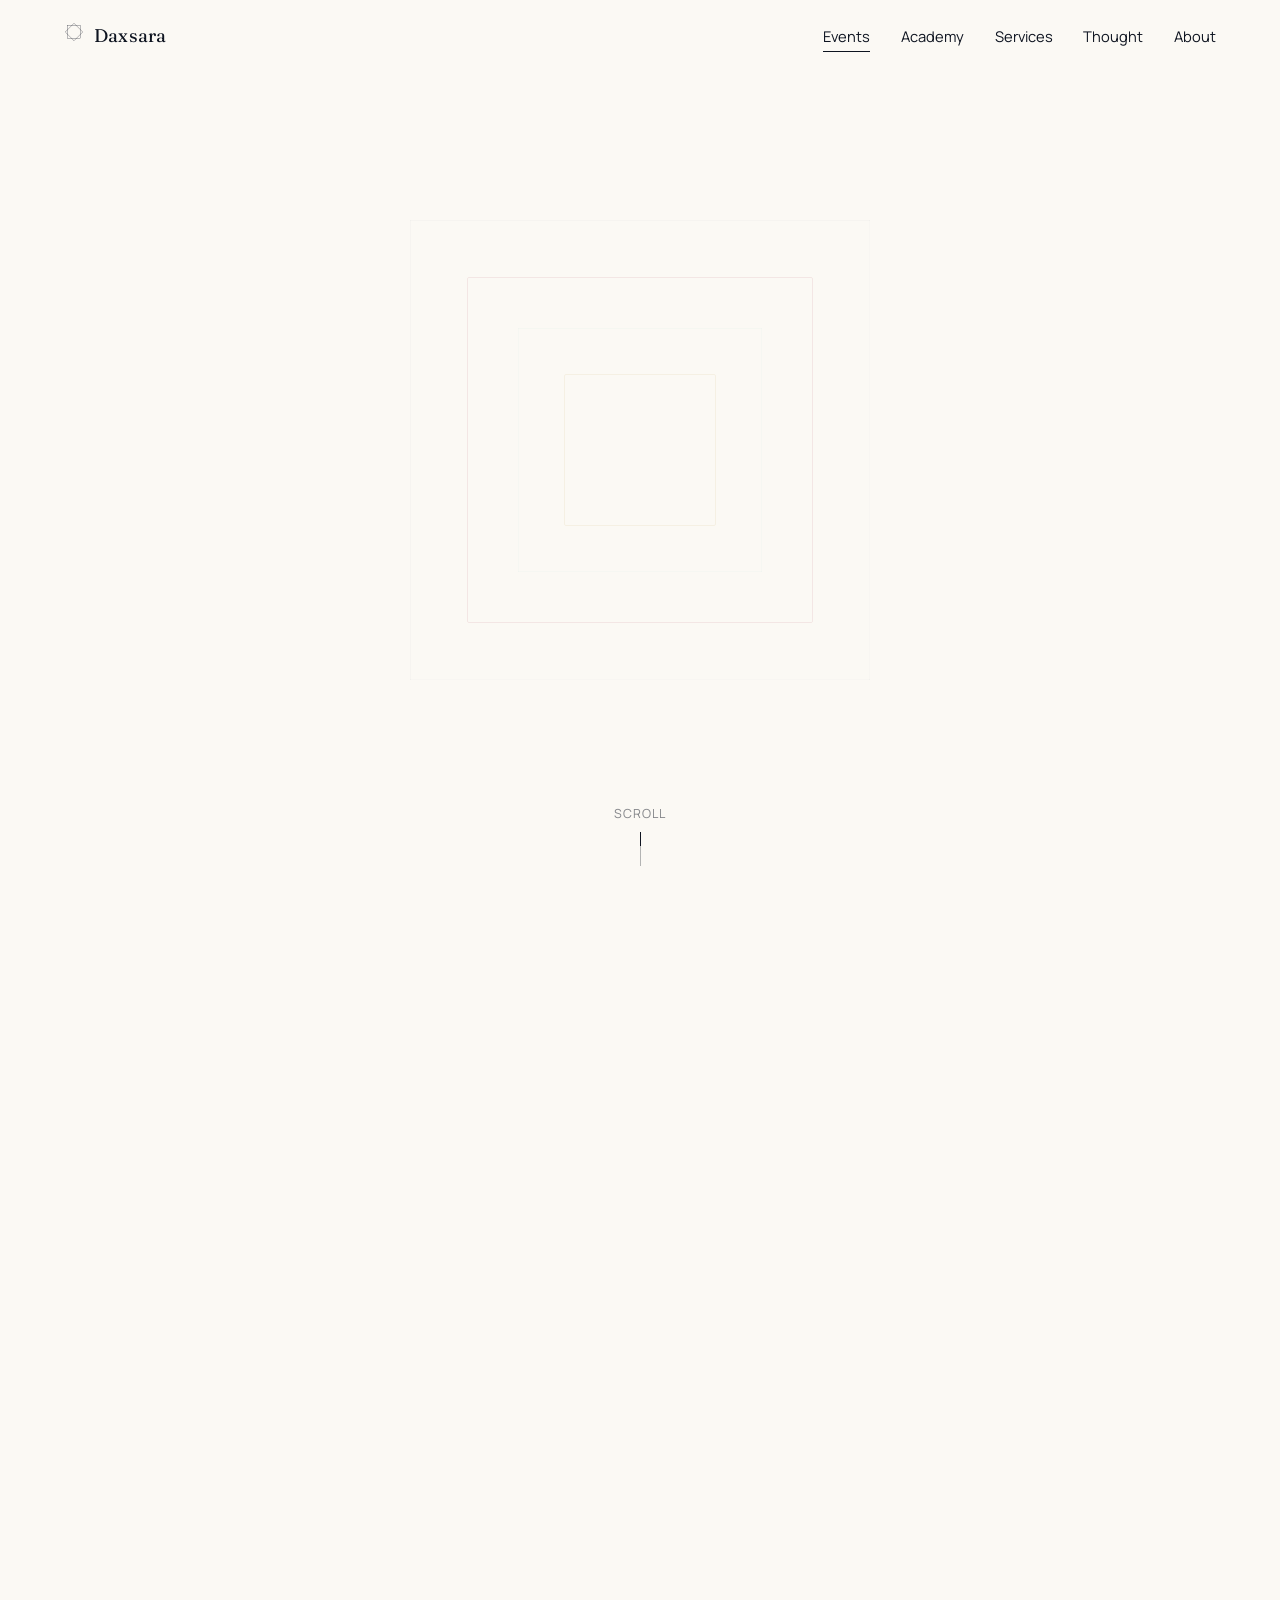
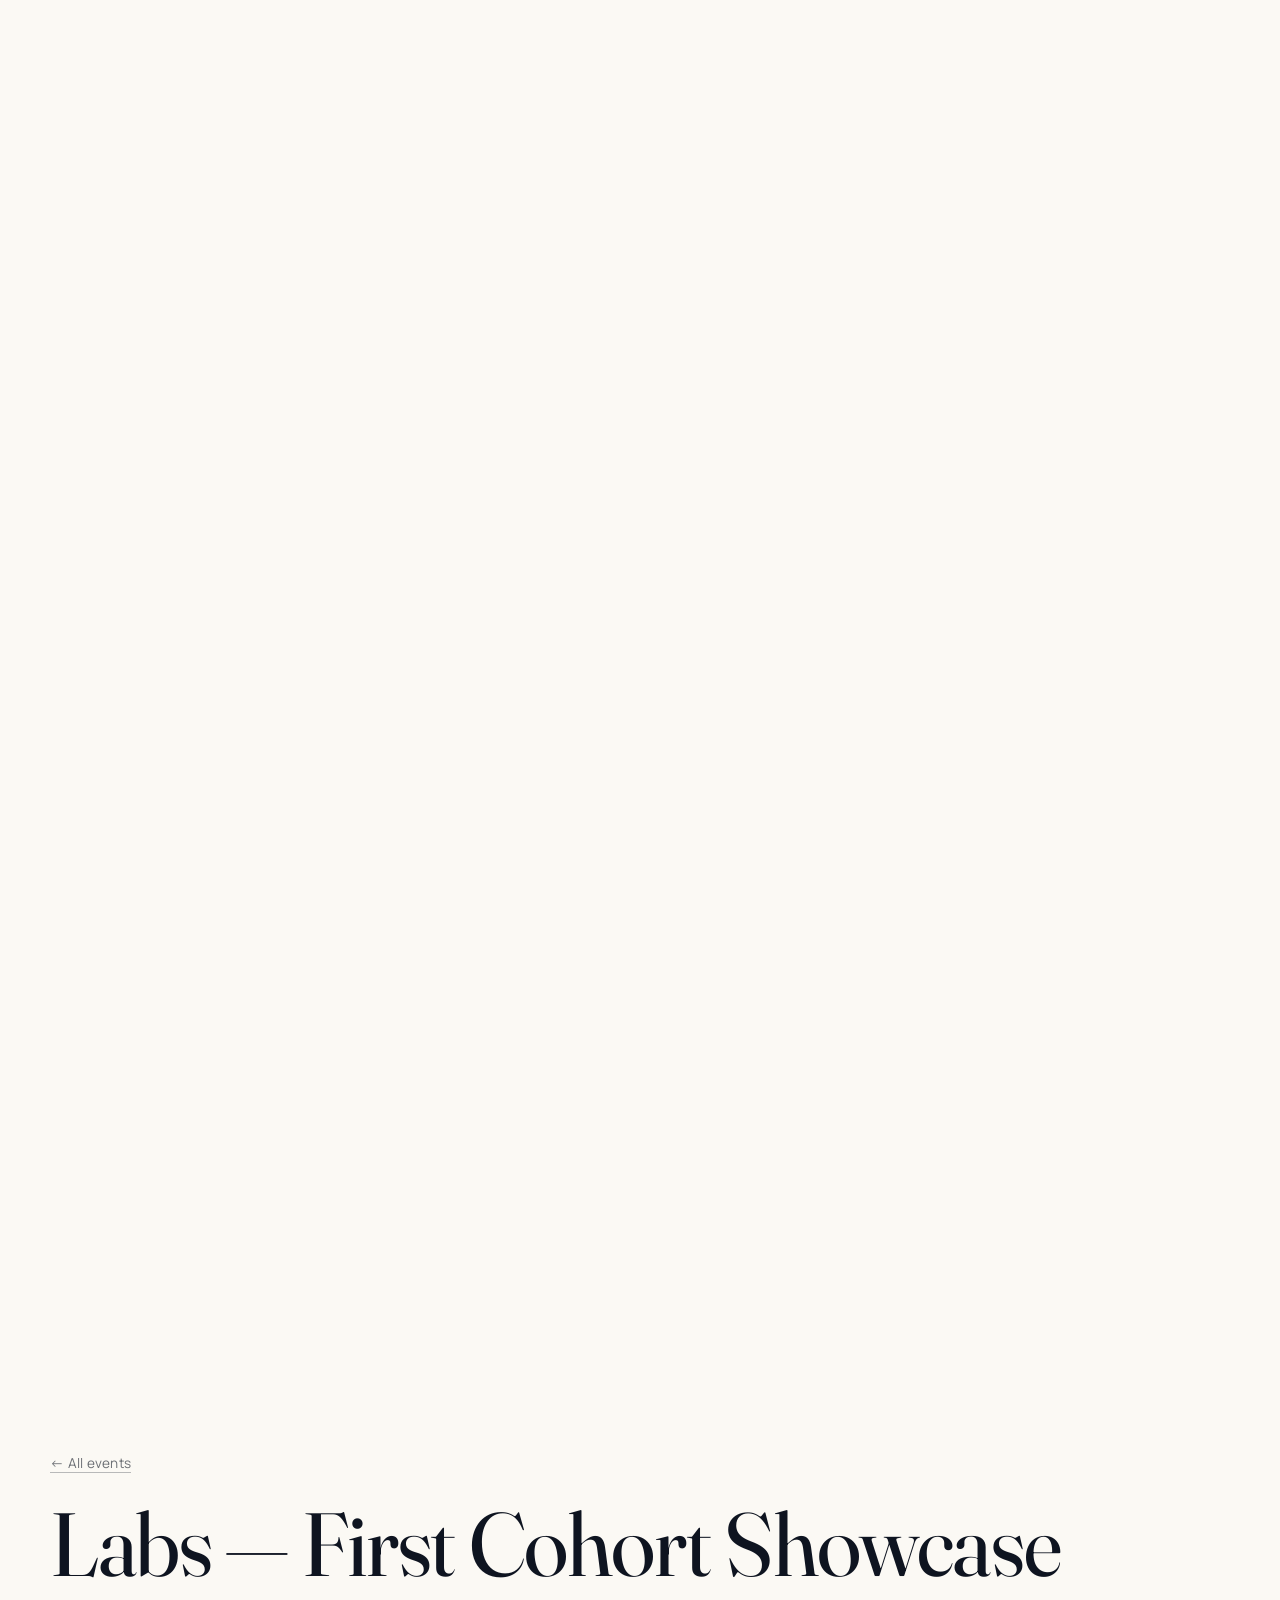
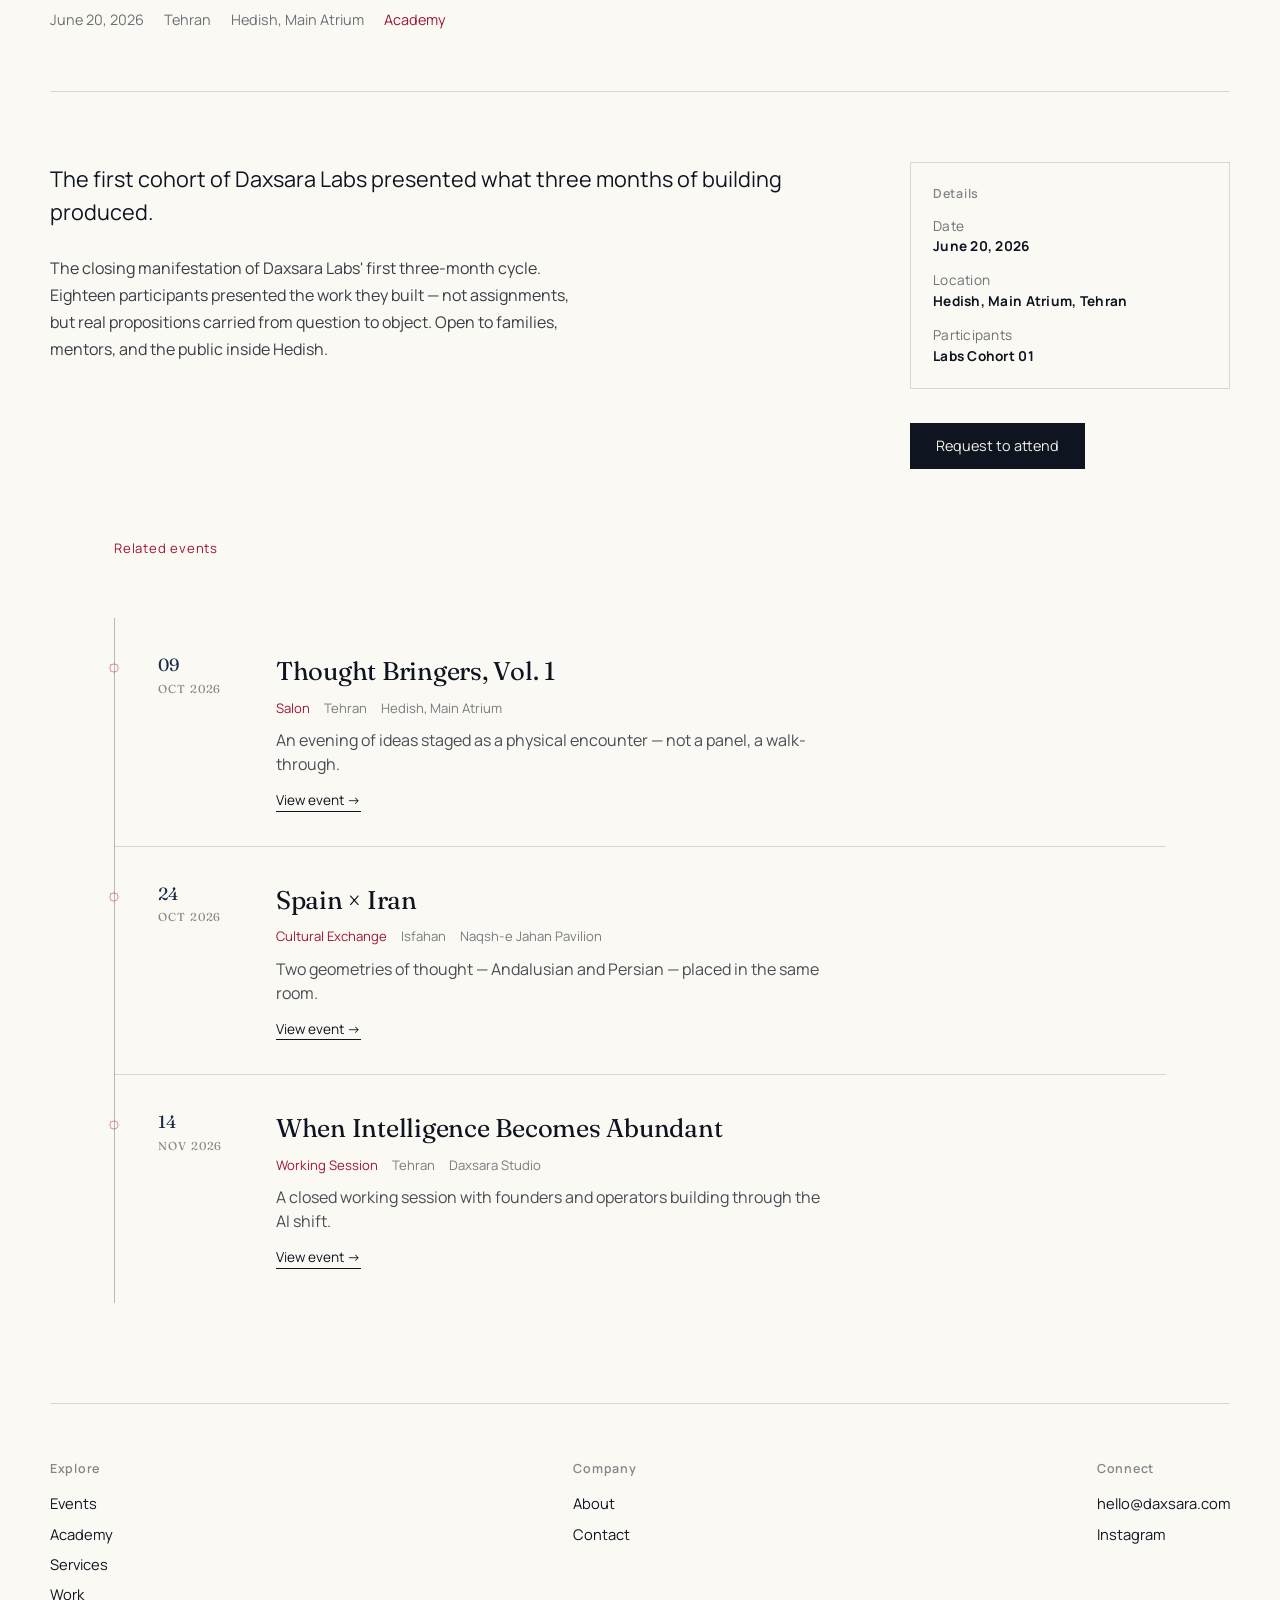
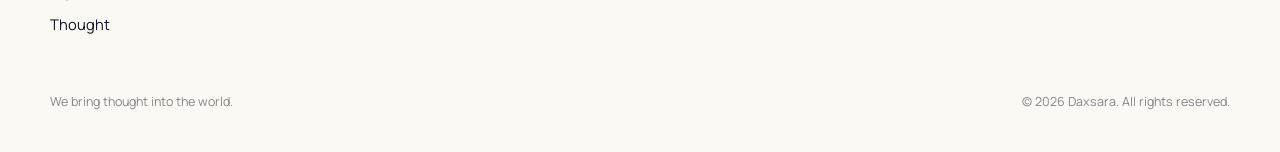
<file: events/labs-showcase-2026.html>
<!DOCTYPE html>
<html lang="en" dir="ltr">
<head>
<meta charset="UTF-8">
<meta name="viewport" content="width=device-width, initial-scale=1.0">
<title>Labs — First Cohort Showcase — Daxsara Events</title>
<meta name="description" content="The first cohort of Daxsara Labs presented what three months of building produced.">
<link rel="canonical" href="https://daxsara.com/events/labs-showcase-2026.html">
<meta property="og:title" content="Labs — First Cohort Showcase — Daxsara">
<meta property="og:description" content="The first cohort of Daxsara Labs presented what three months of building produced.">
<meta property="og:type" content="article">
<link rel="icon" type="image/svg+xml" href="../assets/favicon.svg">
<link rel="stylesheet" href="../css/style.css">
</head>
<body>

<nav class="nav" aria-label="Primary">
  <a href="../index.html" class="nav__mark"><span data-star data-star-stroke="var(--ink)"></span><span>Daxsara</span></a>
  <div class="nav__links">
    <a href="../events.html" aria-current="page" data-i18n="nav.events">Events</a>
    <a href="../academy.html" data-i18n="nav.academy">Academy</a>
    <a href="../services.html" data-i18n="nav.services">Services</a>
    <a href="../thought.html" data-i18n="nav.thought">Thought</a>
    <a href="../about.html" data-i18n="nav.about">About</a>
  </div>
  <button class="nav__burger" aria-label="Open menu" aria-expanded="false"><span data-star data-star-stroke="var(--ink)"></span></button>
</nav>
<div class="menu-full" id="menu">
  <a href="../events.html">Events</a><a href="../academy.html">Academy</a><a href="../services.html">Services</a>
  <a href="../thought.html">Thought</a><a href="../about.html">About</a><a href="../contact.html">Contact</a>
</div>

<main>
  <section class="event-nest" aria-label="Event concepts">
    <div class="event-nest__stage">
      <div class="event-nest__frames" aria-hidden="true">
        <div class="event-nest__frame"></div>
        <div class="event-nest__frame"></div>
        <div class="event-nest__frame"></div>
        <div class="event-nest__frame"></div>
      </div>
      <div class="event-nest__lines">
        <p class="event-nest__line">From question to object.</p>
        <p class="event-nest__line">Not assignments.</p>
        <p class="event-nest__line">Real propositions.</p>
        <p class="event-nest__line">Manifested in public.</p>
      </div>
      <div class="event-nest__scrolltip"><span>SCROLL</span><span class="stick"><i></i></span></div>
    </div>
  </section>

  <section class="event-hero wrap">
    <a href="../events.html" class="type-small" style="border-bottom:1px solid var(--line-strong);">← All events</a>
    <h1 class="type-display" style="margin-top:24px;" data-reveal>Labs — First Cohort Showcase</h1>
    <div class="event-hero__meta">
      <span>June 20, 2026</span><span>Tehran</span><span>Hedish, Main Atrium</span><span style="color:var(--carmine)">Academy</span>
    </div>
  </section>

  <section class="event-body wrap">
    <div data-reveal>
      <p class="type-lead">The first cohort of Daxsara Labs presented what three months of building produced.</p>
      <p class="type-body" style="margin-top:26px;">The closing manifestation of Daxsara Labs' first three-month cycle. Eighteen participants presented the work they built — not assignments, but real propositions carried from question to object. Open to families, mentors, and the public inside Hedish.</p>
    </div>
    <aside class="event-body__side" data-reveal>
      <div class="box">
        <h4>Details</h4>
        <p class="type-small">Date<br><strong style="color:var(--ink)">June 20, 2026</strong></p>
        <p class="type-small" style="margin-top:14px;">Location<br><strong style="color:var(--ink)">Hedish, Main Atrium, Tehran</strong></p>
        <p class="type-small" style="margin-top:14px;">Participants<br><strong style="color:var(--ink)">Labs Cohort 01</strong></p>
      </div>
      <a class="event-cta" href="../contact.html">Request to attend</a>
    </aside>
  </section>

  <section class="wrap" style="padding-bottom:100px;">
    <span class="statement__eyebrow">Related events</span>
    <div class="timeline mt-lg" id="upcoming-timeline"></div>
  </section>
</main>

<footer class="footer wrap">
  <div class="footer__row">
    <div class="footer__col"><h4 data-i18n="footer.explore">Explore</h4>
      <a href="../events.html" data-i18n="nav.events">Events</a><a href="../academy.html" data-i18n="nav.academy">Academy</a>
      <a href="../services.html" data-i18n="nav.services">Services</a><a href="../work.html" data-i18n="nav.work">Work</a><a href="../thought.html" data-i18n="nav.thought">Thought</a>
    </div>
    <div class="footer__col"><h4 data-i18n="footer.company">Company</h4>
      <a href="../about.html" data-i18n="nav.about">About</a><a href="../contact.html" data-i18n="nav.contact">Contact</a>
    </div>
    <div class="footer__col"><h4 data-i18n="footer.connect">Connect</h4>
      <a href="mailto:hello@daxsara.com">hello@daxsara.com</a><a href="https://instagram.com/daxsara" target="_blank" rel="noopener">Instagram</a>
    </div>
  </div>
  <div class="footer__bottom"><span data-i18n="footer.tagline">We bring thought into the world.</span><span>© 2026 <span data-i18n="footer.rights">Daxsara. All rights reserved.</span></span></div>
</footer>

<script src="../js/data.js"></script>
<script src="../js/i18n.js"></script>
<script src="../js/main.js"></script>
<script>
  document.addEventListener('DOMContentLoaded', () => {
    document.querySelectorAll('#upcoming-timeline a.tl-item__link').forEach(a=>{
      a.setAttribute('href', a.getAttribute('href').replace('events/',''));
    });
  });
</script>
</body>
</html>
</file>
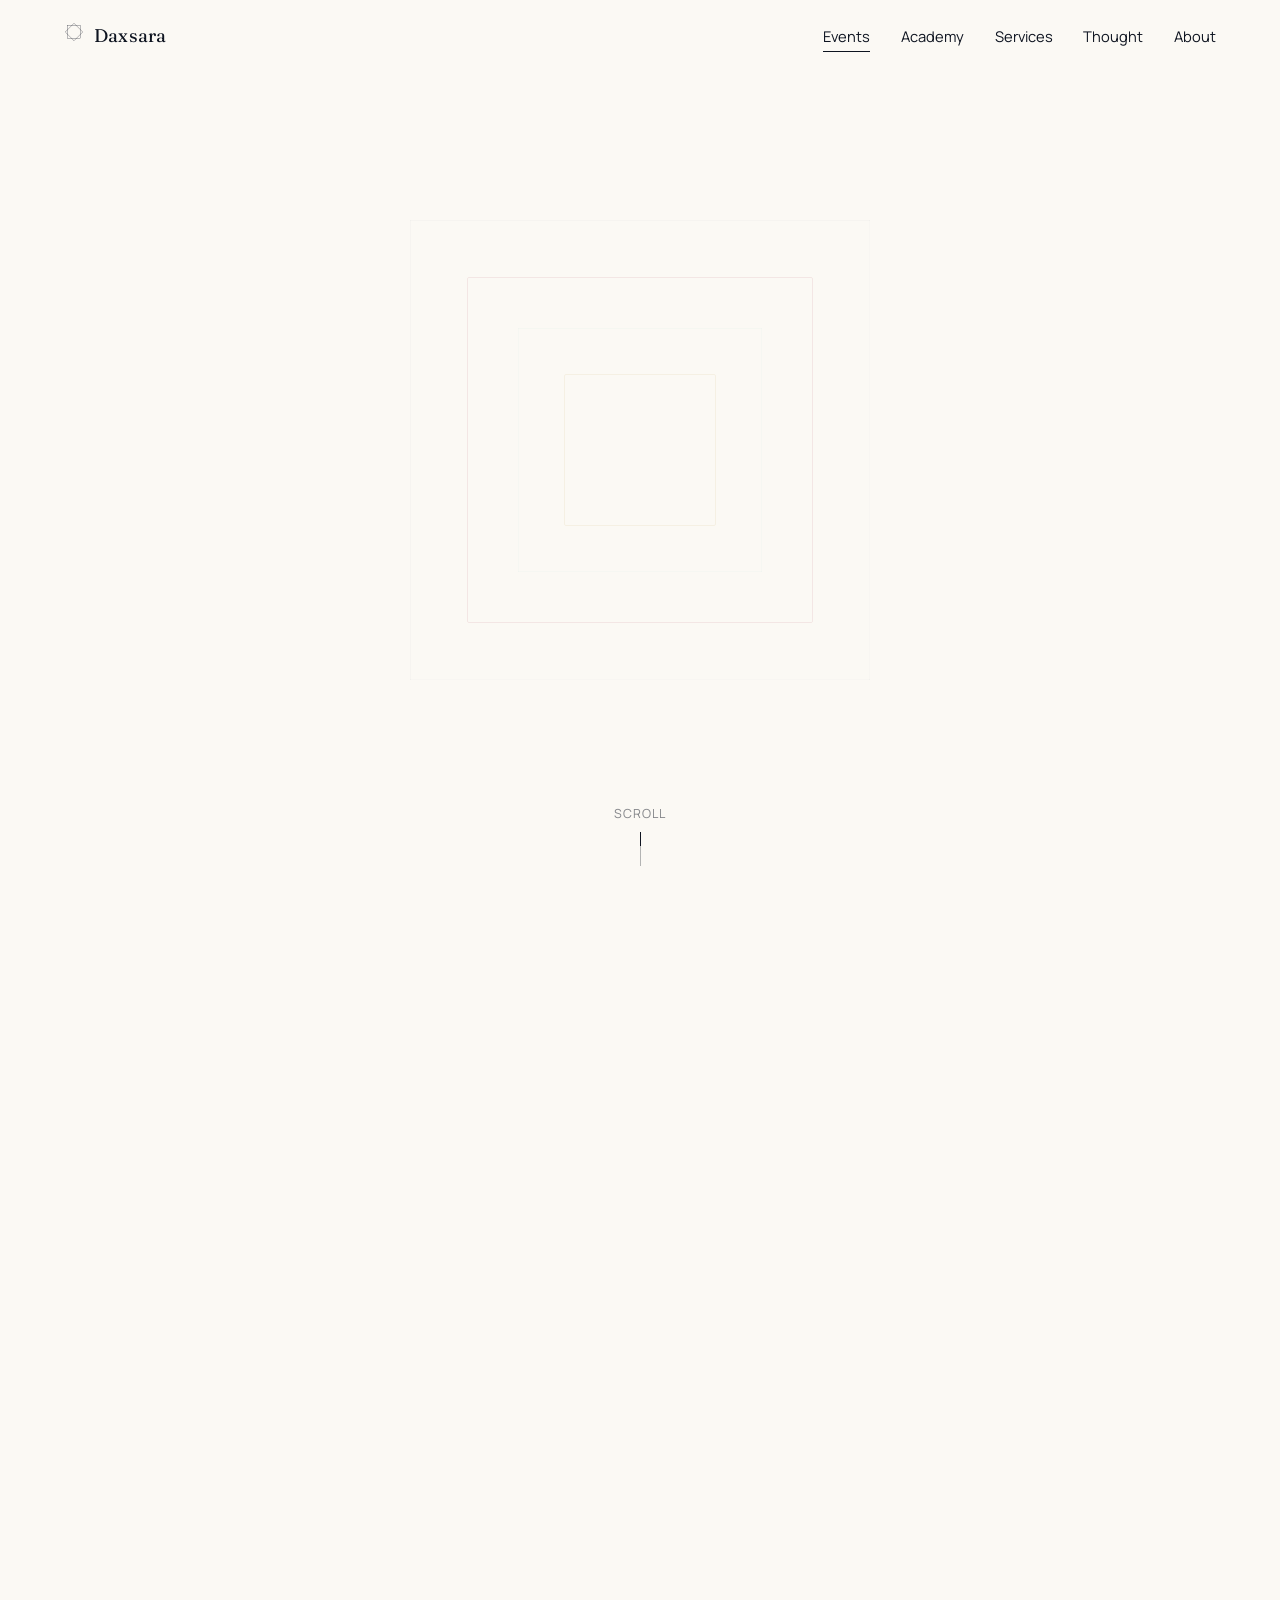
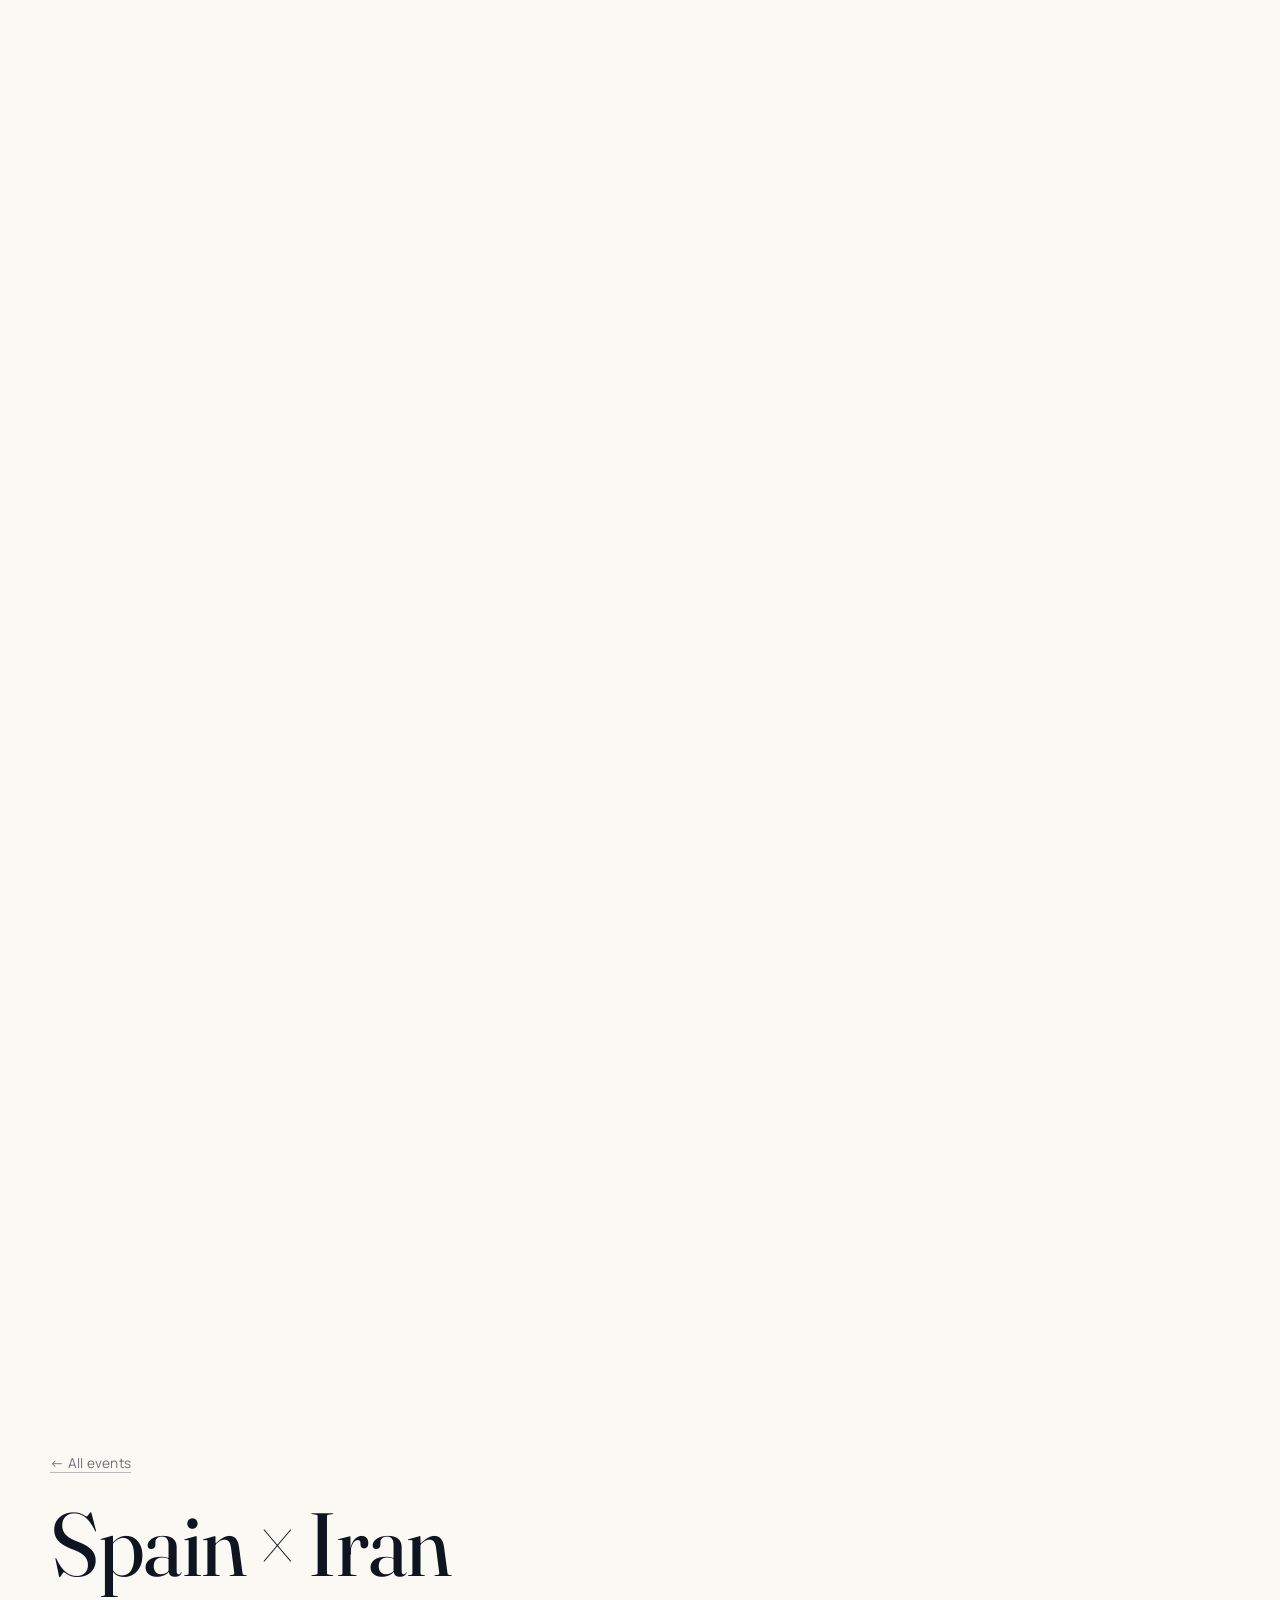
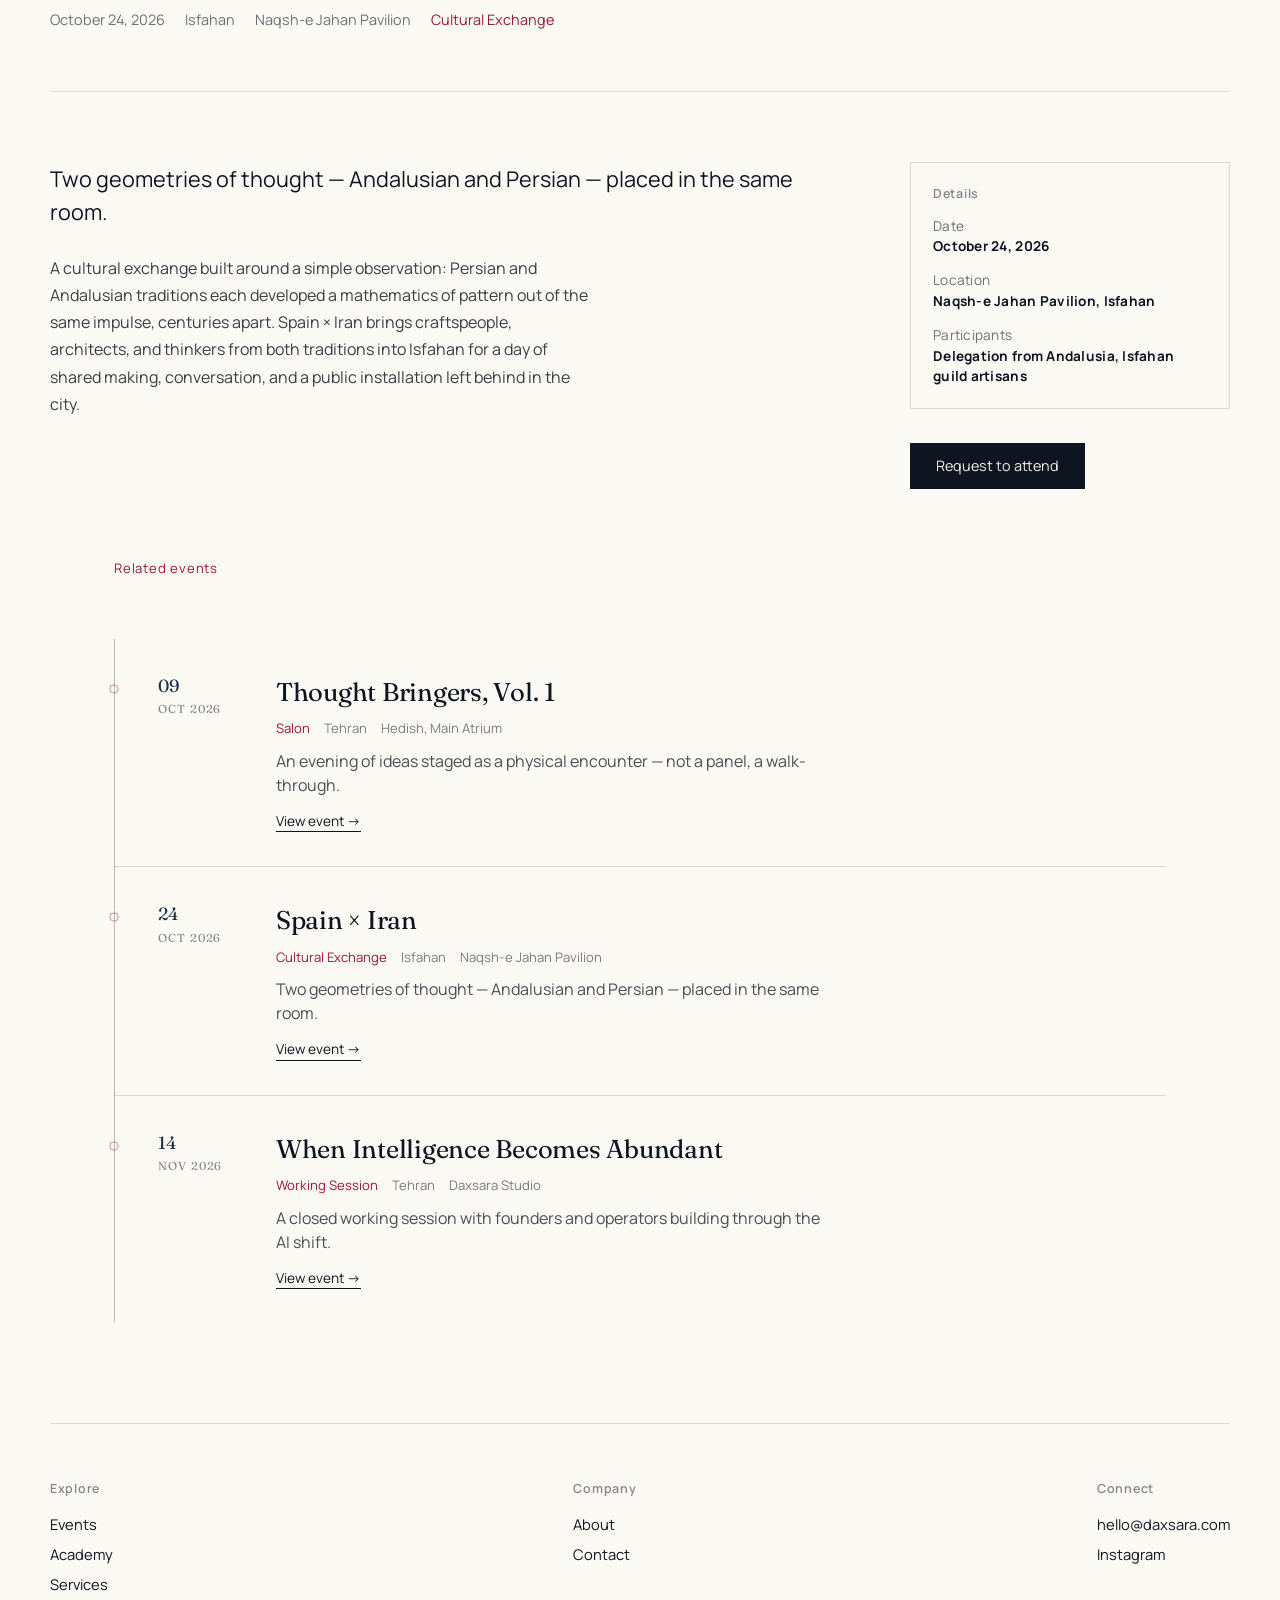
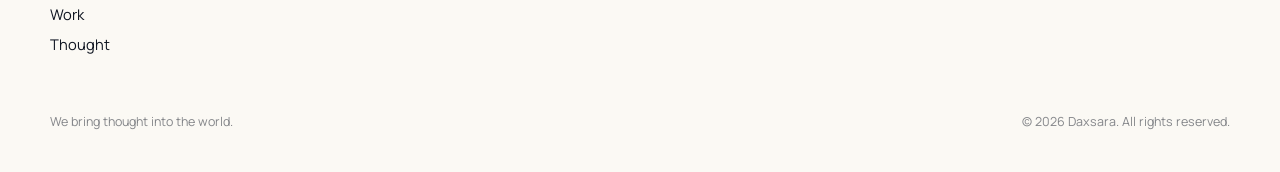
<file: events/spain-x-iran-isfahan.html>
<!DOCTYPE html>
<html lang="en" dir="ltr">
<head>
<meta charset="UTF-8">
<meta name="viewport" content="width=device-width, initial-scale=1.0">
<title>Spain × Iran — Daxsara Events</title>
<meta name="description" content="Two geometries of thought — Andalusian and Persian — placed in the same room.">
<link rel="canonical" href="https://daxsara.com/events/spain-x-iran-isfahan.html">
<meta property="og:title" content="Spain × Iran — Daxsara">
<meta property="og:description" content="Two geometries of thought — Andalusian and Persian — placed in the same room.">
<meta property="og:type" content="article">
<link rel="icon" type="image/svg+xml" href="../assets/favicon.svg">
<link rel="stylesheet" href="../css/style.css">
</head>
<body>

<nav class="nav" aria-label="Primary">
  <a href="../index.html" class="nav__mark"><span data-star data-star-stroke="var(--ink)"></span><span>Daxsara</span></a>
  <div class="nav__links">
    <a href="../events.html" aria-current="page" data-i18n="nav.events">Events</a>
    <a href="../academy.html" data-i18n="nav.academy">Academy</a>
    <a href="../services.html" data-i18n="nav.services">Services</a>
    <a href="../thought.html" data-i18n="nav.thought">Thought</a>
    <a href="../about.html" data-i18n="nav.about">About</a>
  </div>
  <button class="nav__burger" aria-label="Open menu" aria-expanded="false"><span data-star data-star-stroke="var(--ink)"></span></button>
</nav>
<div class="menu-full" id="menu">
  <a href="../events.html">Events</a><a href="../academy.html">Academy</a><a href="../services.html">Services</a>
  <a href="../thought.html">Thought</a><a href="../about.html">About</a><a href="../contact.html">Contact</a>
</div>

<main>
  <section class="event-nest" aria-label="Event concepts">
    <div class="event-nest__stage">
      <div class="event-nest__frames" aria-hidden="true">
        <div class="event-nest__frame"></div>
        <div class="event-nest__frame"></div>
        <div class="event-nest__frame"></div>
        <div class="event-nest__frame"></div>
      </div>
      <div class="event-nest__lines">
        <p class="event-nest__line">Two geometries of thought.</p>
        <p class="event-nest__line">Same impulse, centuries apart.</p>
        <p class="event-nest__line">Shared making in one room.</p>
        <p class="event-nest__line">An installation left in the city.</p>
      </div>
      <div class="event-nest__scrolltip"><span>SCROLL</span><span class="stick"><i></i></span></div>
    </div>
  </section>

  <section class="event-hero wrap">
    <a href="../events.html" class="type-small" style="border-bottom:1px solid var(--line-strong);">← All events</a>
    <h1 class="type-display" style="margin-top:24px;" data-reveal>Spain × Iran</h1>
    <div class="event-hero__meta">
      <span>October 24, 2026</span><span>Isfahan</span><span>Naqsh-e Jahan Pavilion</span><span style="color:var(--carmine)">Cultural Exchange</span>
    </div>
  </section>

  <section class="event-body wrap">
    <div data-reveal>
      <p class="type-lead">Two geometries of thought — Andalusian and Persian — placed in the same room.</p>
      <p class="type-body" style="margin-top:26px;">A cultural exchange built around a simple observation: Persian and Andalusian traditions each developed a mathematics of pattern out of the same impulse, centuries apart. Spain × Iran brings craftspeople, architects, and thinkers from both traditions into Isfahan for a day of shared making, conversation, and a public installation left behind in the city.</p>
    </div>
    <aside class="event-body__side" data-reveal>
      <div class="box">
        <h4>Details</h4>
        <p class="type-small">Date<br><strong style="color:var(--ink)">October 24, 2026</strong></p>
        <p class="type-small" style="margin-top:14px;">Location<br><strong style="color:var(--ink)">Naqsh-e Jahan Pavilion, Isfahan</strong></p>
        <p class="type-small" style="margin-top:14px;">Participants<br><strong style="color:var(--ink)">Delegation from Andalusia, Isfahan guild artisans</strong></p>
      </div>
      <a class="event-cta" href="../contact.html">Request to attend</a>
    </aside>
  </section>

  <section class="wrap" style="padding-bottom:100px;">
    <span class="statement__eyebrow">Related events</span>
    <div class="timeline mt-lg" id="upcoming-timeline"></div>
  </section>
</main>

<footer class="footer wrap">
  <div class="footer__row">
    <div class="footer__col"><h4 data-i18n="footer.explore">Explore</h4>
      <a href="../events.html" data-i18n="nav.events">Events</a><a href="../academy.html" data-i18n="nav.academy">Academy</a>
      <a href="../services.html" data-i18n="nav.services">Services</a><a href="../work.html" data-i18n="nav.work">Work</a><a href="../thought.html" data-i18n="nav.thought">Thought</a>
    </div>
    <div class="footer__col"><h4 data-i18n="footer.company">Company</h4>
      <a href="../about.html" data-i18n="nav.about">About</a><a href="../contact.html" data-i18n="nav.contact">Contact</a>
    </div>
    <div class="footer__col"><h4 data-i18n="footer.connect">Connect</h4>
      <a href="mailto:hello@daxsara.com">hello@daxsara.com</a><a href="https://instagram.com/daxsara" target="_blank" rel="noopener">Instagram</a>
    </div>
  </div>
  <div class="footer__bottom"><span data-i18n="footer.tagline">We bring thought into the world.</span><span>© 2026 <span data-i18n="footer.rights">Daxsara. All rights reserved.</span></span></div>
</footer>

<script src="../js/data.js"></script>
<script src="../js/i18n.js"></script>
<script src="../js/main.js"></script>
<script>
  document.addEventListener('DOMContentLoaded', () => {
    document.querySelectorAll('#upcoming-timeline a.tl-item__link').forEach(a=>{
      a.setAttribute('href', a.getAttribute('href').replace('events/',''));
    });
  });
</script>
</body>
</html>
</file>
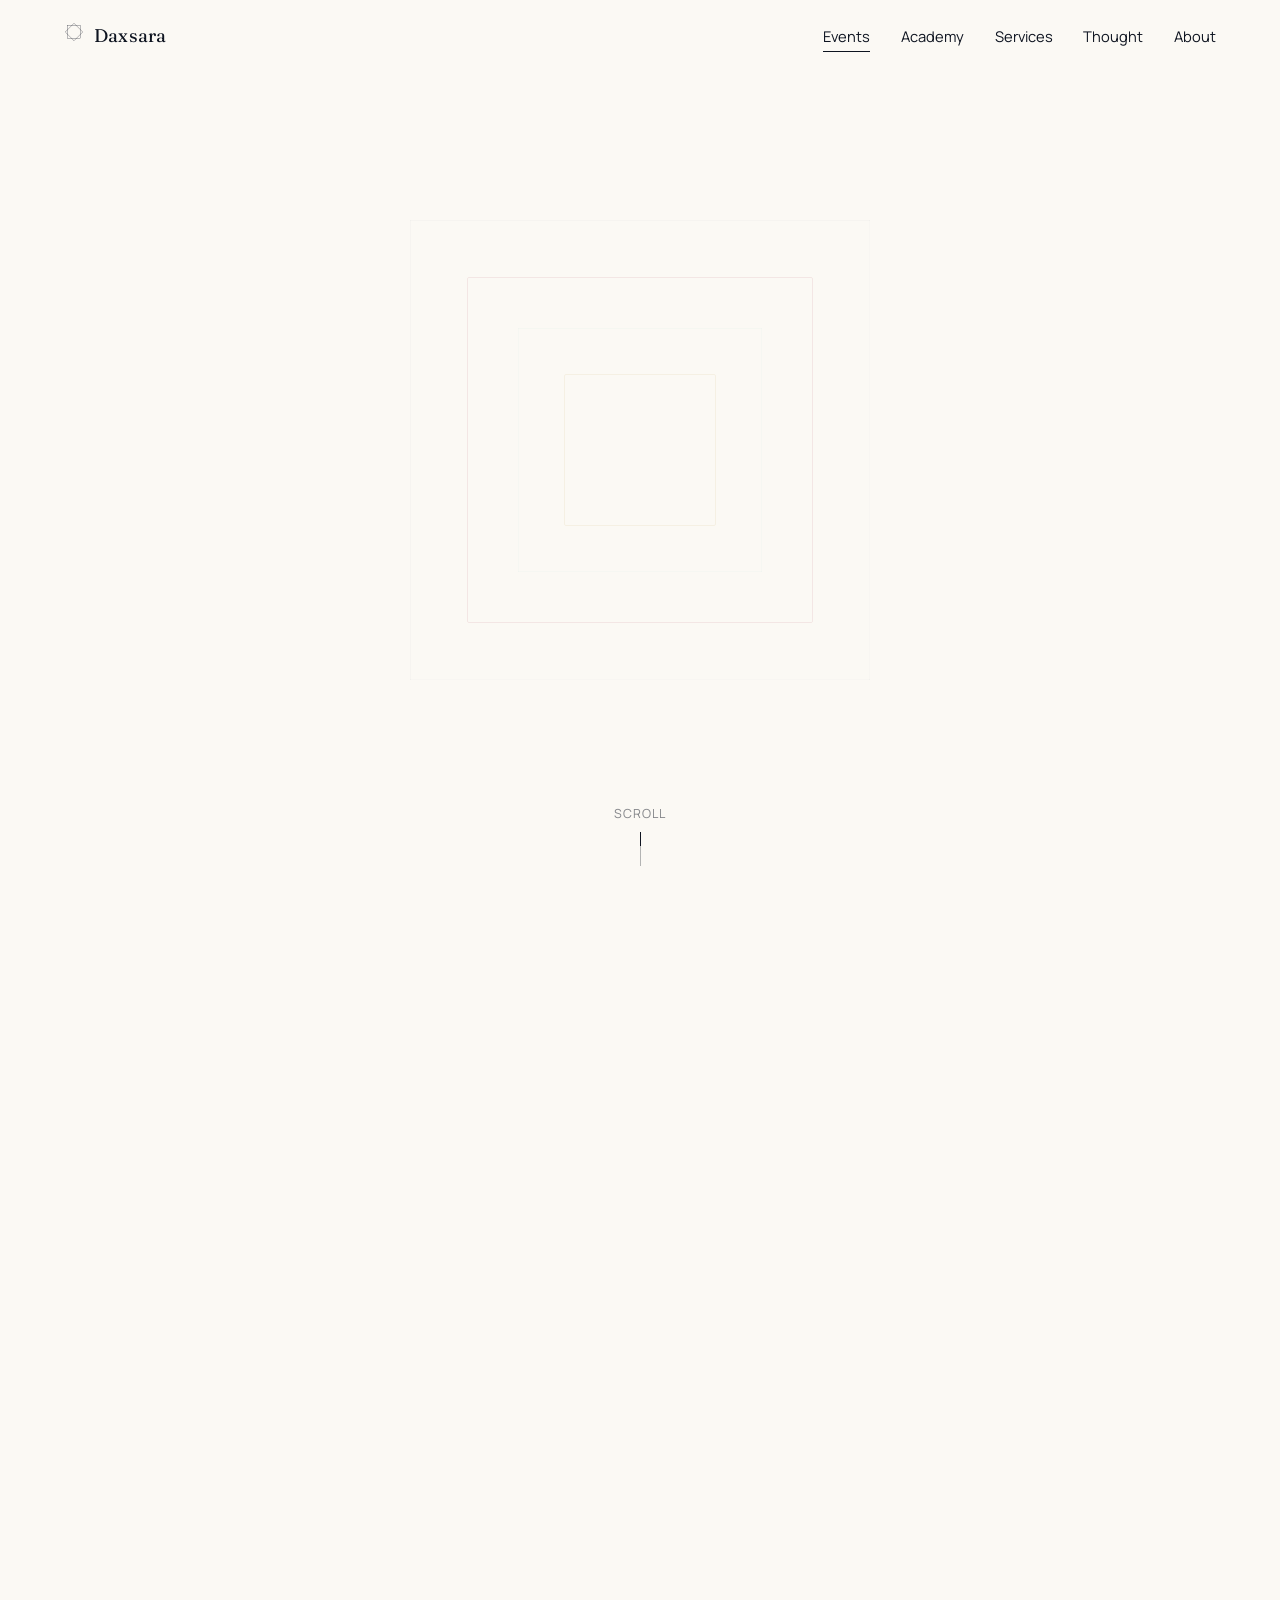
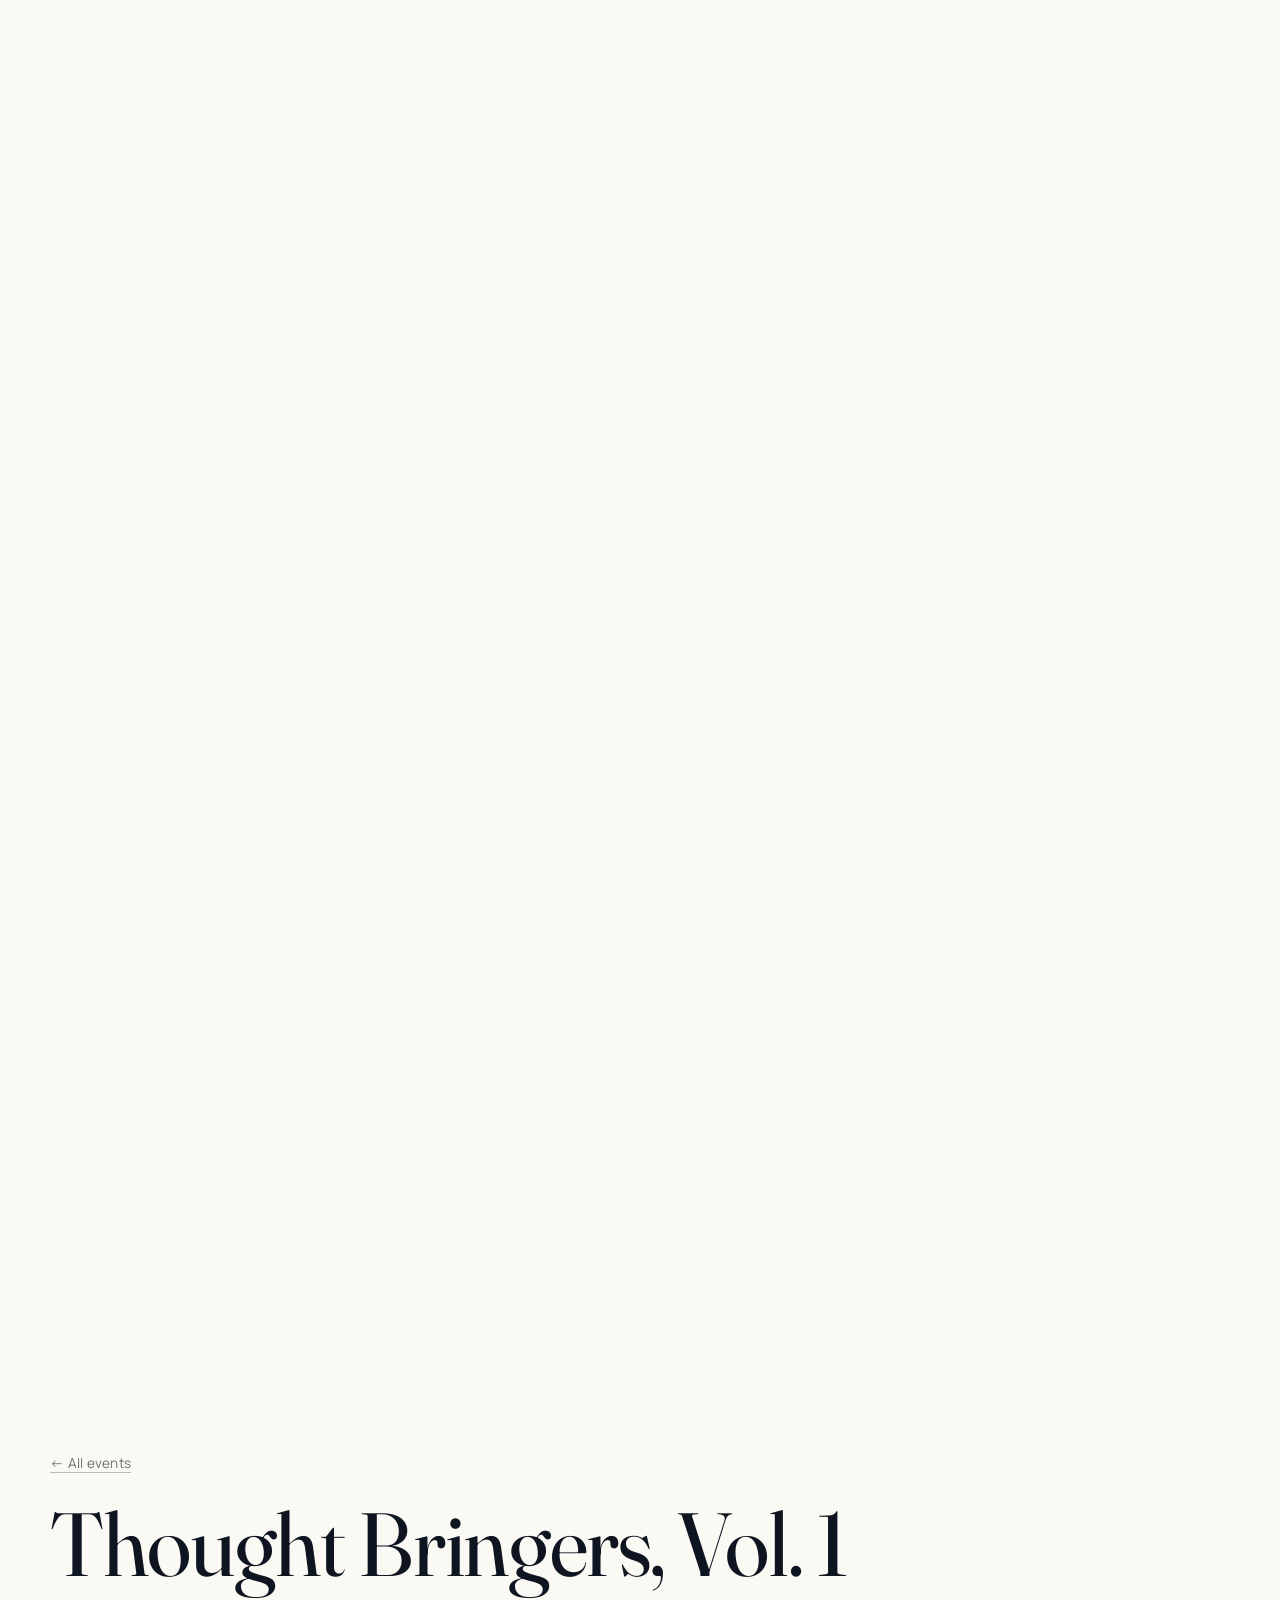
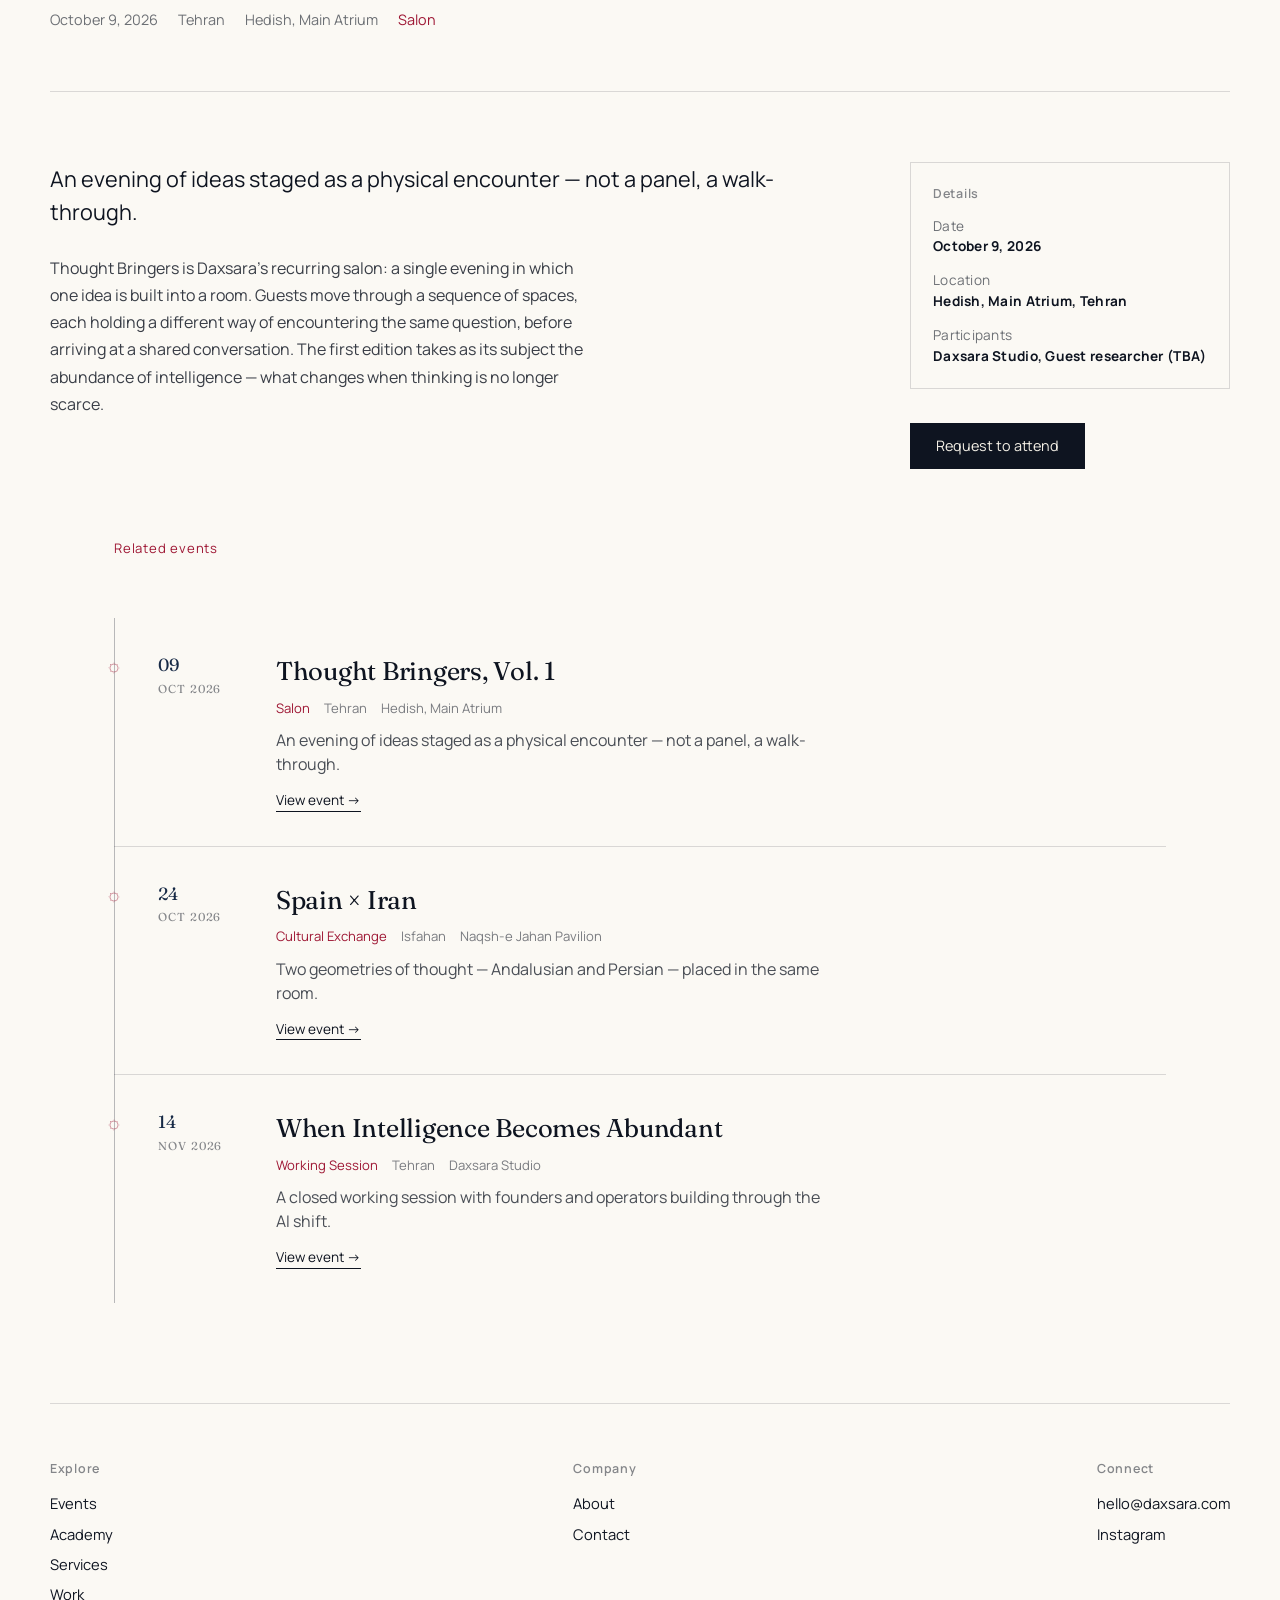
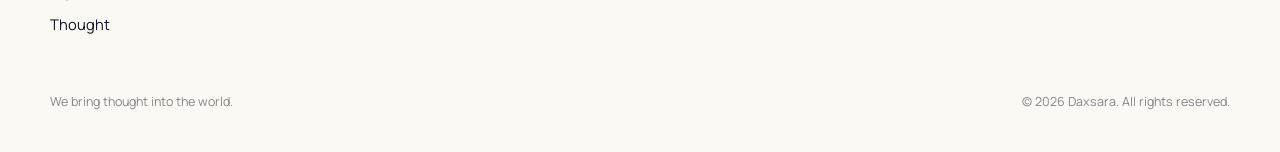
<file: events/thought-bringers-tehran.html>
<!DOCTYPE html>
<html lang="en" dir="ltr">
<head>
<meta charset="UTF-8">
<meta name="viewport" content="width=device-width, initial-scale=1.0">
<title>Thought Bringers, Vol. 1 — Daxsara Events</title>
<meta name="description" content="An evening of ideas staged as a physical encounter — not a panel, a walk-through.">
<link rel="canonical" href="https://daxsara.com/events/thought-bringers-tehran.html">
<meta property="og:title" content="Thought Bringers, Vol. 1 — Daxsara">
<meta property="og:description" content="An evening of ideas staged as a physical encounter — not a panel, a walk-through.">
<meta property="og:type" content="article">
<link rel="icon" type="image/svg+xml" href="../assets/favicon.svg">
<link rel="stylesheet" href="../css/style.css">
</head>
<body>

<nav class="nav" aria-label="Primary">
  <a href="../index.html" class="nav__mark"><span data-star data-star-stroke="var(--ink)"></span><span>Daxsara</span></a>
  <div class="nav__links">
    <a href="../events.html" aria-current="page" data-i18n="nav.events">Events</a>
    <a href="../academy.html" data-i18n="nav.academy">Academy</a>
    <a href="../services.html" data-i18n="nav.services">Services</a>
    <a href="../thought.html" data-i18n="nav.thought">Thought</a>
    <a href="../about.html" data-i18n="nav.about">About</a>
  </div>
  <button class="nav__burger" aria-label="Open menu" aria-expanded="false"><span data-star data-star-stroke="var(--ink)"></span></button>
</nav>
<div class="menu-full" id="menu">
  <a href="../events.html">Events</a><a href="../academy.html">Academy</a><a href="../services.html">Services</a>
  <a href="../thought.html">Thought</a><a href="../about.html">About</a><a href="../contact.html">Contact</a>
</div>

<main>
  <section class="event-nest" aria-label="Event concepts">
    <div class="event-nest__stage">
      <div class="event-nest__frames" aria-hidden="true">
        <div class="event-nest__frame"></div>
        <div class="event-nest__frame"></div>
        <div class="event-nest__frame"></div>
        <div class="event-nest__frame"></div>
      </div>
      <div class="event-nest__lines">
        <p class="event-nest__line">One idea.</p>
        <p class="event-nest__line">Built into a room.</p>
        <p class="event-nest__line">Encountered — not explained.</p>
        <p class="event-nest__line">What changes when thinking is no longer scarce?</p>
      </div>
      <div class="event-nest__scrolltip"><span>SCROLL</span><span class="stick"><i></i></span></div>
    </div>
  </section>

  <section class="event-hero wrap">
    <a href="../events.html" class="type-small" style="border-bottom:1px solid var(--line-strong);">← All events</a>
    <h1 class="type-display" style="margin-top:24px;" data-reveal>Thought Bringers, Vol. 1</h1>
    <div class="event-hero__meta">
      <span>October 9, 2026</span><span>Tehran</span><span>Hedish, Main Atrium</span><span style="color:var(--carmine)">Salon</span>
    </div>
  </section>

  <section class="event-body wrap">
    <div data-reveal>
      <p class="type-lead">An evening of ideas staged as a physical encounter — not a panel, a walk-through.</p>
      <p class="type-body" style="margin-top:26px;">Thought Bringers is Daxsara's recurring salon: a single evening in which one idea is built into a room. Guests move through a sequence of spaces, each holding a different way of encountering the same question, before arriving at a shared conversation. The first edition takes as its subject the abundance of intelligence — what changes when thinking is no longer scarce.</p>
    </div>
    <aside class="event-body__side" data-reveal>
      <div class="box">
        <h4>Details</h4>
        <p class="type-small">Date<br><strong style="color:var(--ink)">October 9, 2026</strong></p>
        <p class="type-small" style="margin-top:14px;">Location<br><strong style="color:var(--ink)">Hedish, Main Atrium, Tehran</strong></p>
        <p class="type-small" style="margin-top:14px;">Participants<br><strong style="color:var(--ink)">Daxsara Studio, Guest researcher (TBA)</strong></p>
      </div>
      <a class="event-cta" href="../contact.html">Request to attend</a>
    </aside>
  </section>

  <section class="wrap" style="padding-bottom:100px;">
    <span class="statement__eyebrow">Related events</span>
    <div class="timeline mt-lg" id="upcoming-timeline"></div>
  </section>
</main>

<footer class="footer wrap">
  <div class="footer__row">
    <div class="footer__col"><h4 data-i18n="footer.explore">Explore</h4>
      <a href="../events.html" data-i18n="nav.events">Events</a><a href="../academy.html" data-i18n="nav.academy">Academy</a>
      <a href="../services.html" data-i18n="nav.services">Services</a><a href="../work.html" data-i18n="nav.work">Work</a><a href="../thought.html" data-i18n="nav.thought">Thought</a>
    </div>
    <div class="footer__col"><h4 data-i18n="footer.company">Company</h4>
      <a href="../about.html" data-i18n="nav.about">About</a><a href="../contact.html" data-i18n="nav.contact">Contact</a>
    </div>
    <div class="footer__col"><h4 data-i18n="footer.connect">Connect</h4>
      <a href="mailto:hello@daxsara.com">hello@daxsara.com</a><a href="https://instagram.com/daxsara" target="_blank" rel="noopener">Instagram</a>
    </div>
  </div>
  <div class="footer__bottom"><span data-i18n="footer.tagline">We bring thought into the world.</span><span>© 2026 <span data-i18n="footer.rights">Daxsara. All rights reserved.</span></span></div>
</footer>

<script src="../js/data.js"></script>
<script src="../js/i18n.js"></script>
<script src="../js/main.js"></script>
<script>
  document.addEventListener('DOMContentLoaded', () => {
    document.querySelectorAll('#upcoming-timeline a.tl-item__link').forEach(a=>{
      a.setAttribute('href', a.getAttribute('href').replace('events/',''));
    });
  });
</script>
</body>
</html>
</file>
<file: css/style.css>
/* Daxsara design system entry */
@import url("base.css");
@import url("sequences.css");
</file>
